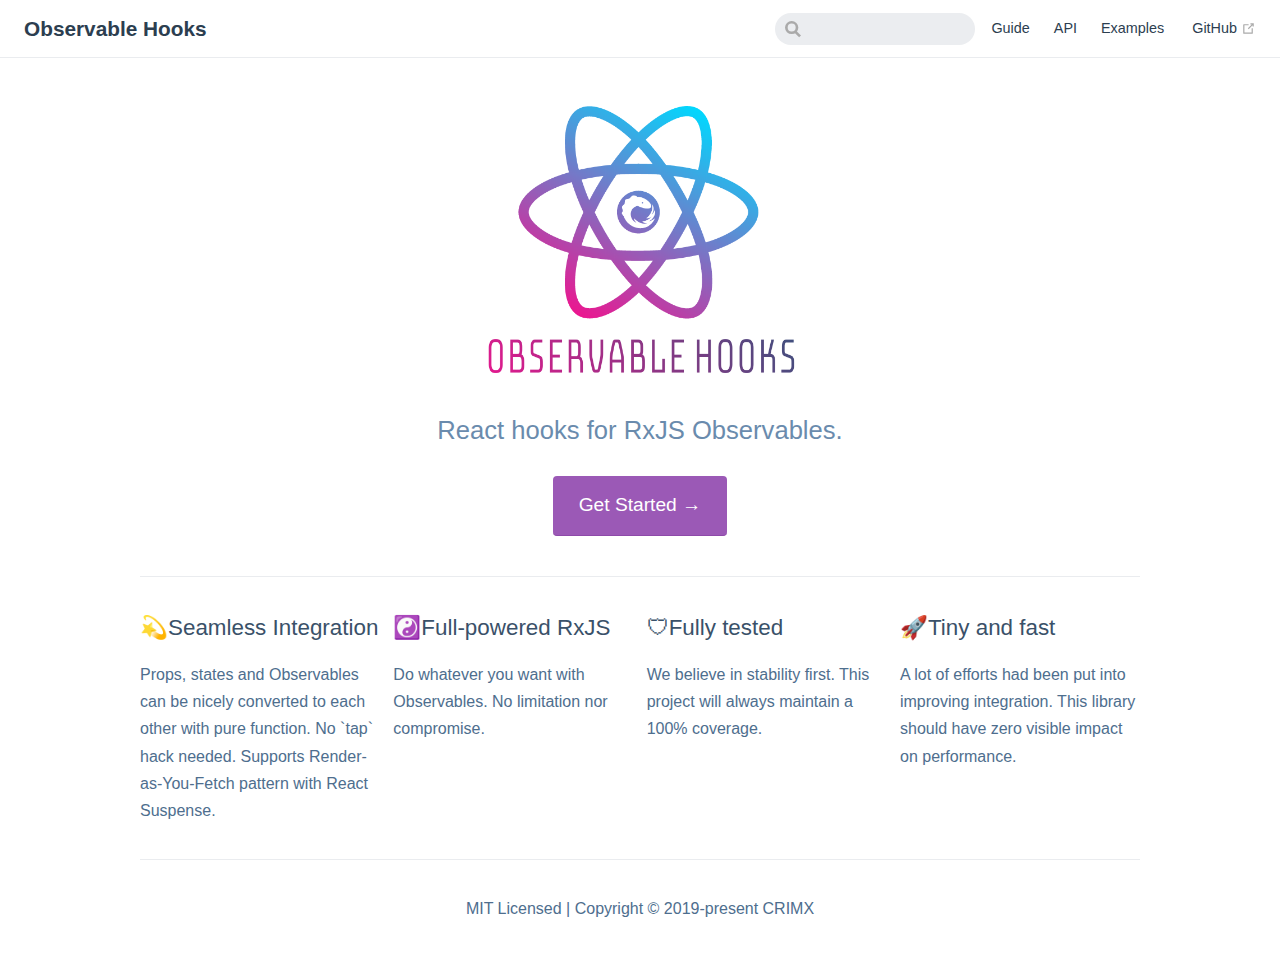
<file: index.html>
<!DOCTYPE html>
<html lang="en-US">
  <head>
    <meta charset="utf-8">
    <meta name="viewport" content="width=device-width,initial-scale=1">
    <title>Observable Hooks</title>
    <meta name="description" content="React hooks for RxJS Observables. Simple, flexible, testable and performant.">
    <meta name="generator" content="VuePress 1.3.1">
    <link rel="apple-touch-icon" sizes="57x57" href="/icons/apple-icon-57x57.png">
  <link rel="apple-touch-icon" sizes="60x60" href="/icons/apple-icon-60x60.png">
  <link rel="apple-touch-icon" sizes="72x72" href="/icons/apple-icon-72x72.png">
  <link rel="apple-touch-icon" sizes="76x76" href="/icons/apple-icon-76x76.png">
  <link rel="apple-touch-icon" sizes="114x114" href="/icons/apple-icon-114x114.png">
  <link rel="apple-touch-icon" sizes="120x120" href="/icons/apple-icon-120x120.png">
  <link rel="apple-touch-icon" sizes="144x144" href="/icons/apple-icon-144x144.png">
  <link rel="apple-touch-icon" sizes="152x152" href="/icons/apple-icon-152x152.png">
  <link rel="apple-touch-icon" sizes="180x180" href="/icons/apple-icon-180x180.png">
  <link rel="icon" type="image/png" sizes="192x192" href="/icons/android-icon-192x192.png">
  <link rel="icon" type="image/png" sizes="32x32" href="/icons/favicon-32x32.png">
  <link rel="icon" type="image/png" sizes="96x96" href="/icons/favicon-96x96.png">
  <link rel="icon" type="image/png" sizes="16x16" href="/icons/favicon-16x16.png">
  <link rel="manifest" href="/manifest.json">
  <meta name="msapplication-TileColor" content="#ffffff">
  <meta name="msapplication-TileImage" content="/icons/ms-icon-144x144.png">
  <meta name="theme-color" content="#9B59B6">
    
    <link rel="preload" href="/assets/css/0.styles.50069be7.css" as="style"><link rel="preload" href="/assets/js/app.2600191b.js" as="script"><link rel="preload" href="/assets/js/3.c8cfc7ab.js" as="script"><link rel="preload" href="/assets/js/8.528a034e.js" as="script"><link rel="preload" href="/assets/js/4.ab8b6a84.js" as="script"><link rel="prefetch" href="/assets/js/10.d87a3d15.js"><link rel="prefetch" href="/assets/js/11.167dcea9.js"><link rel="prefetch" href="/assets/js/12.8708eaac.js"><link rel="prefetch" href="/assets/js/13.d8c8df4a.js"><link rel="prefetch" href="/assets/js/14.5918bfa9.js"><link rel="prefetch" href="/assets/js/15.bb8bfb1b.js"><link rel="prefetch" href="/assets/js/16.fb0217e8.js"><link rel="prefetch" href="/assets/js/17.9618772c.js"><link rel="prefetch" href="/assets/js/18.14f0072c.js"><link rel="prefetch" href="/assets/js/19.7ef56f63.js"><link rel="prefetch" href="/assets/js/5.52e4f033.js"><link rel="prefetch" href="/assets/js/6.043bf519.js"><link rel="prefetch" href="/assets/js/7.b2575579.js"><link rel="prefetch" href="/assets/js/9.1976d09d.js"><link rel="prefetch" href="/assets/js/vendors~docsearch.bffca74e.js">
    <link rel="stylesheet" href="/assets/css/0.styles.50069be7.css">
  </head>
  <body>
    <div id="app" data-server-rendered="true"><div class="theme-container no-sidebar"><header class="navbar"><div class="sidebar-button"><svg xmlns="http://www.w3.org/2000/svg" aria-hidden="true" role="img" viewBox="0 0 448 512" class="icon"><path fill="currentColor" d="M436 124H12c-6.627 0-12-5.373-12-12V80c0-6.627 5.373-12 12-12h424c6.627 0 12 5.373 12 12v32c0 6.627-5.373 12-12 12zm0 160H12c-6.627 0-12-5.373-12-12v-32c0-6.627 5.373-12 12-12h424c6.627 0 12 5.373 12 12v32c0 6.627-5.373 12-12 12zm0 160H12c-6.627 0-12-5.373-12-12v-32c0-6.627 5.373-12 12-12h424c6.627 0 12 5.373 12 12v32c0 6.627-5.373 12-12 12z"></path></svg></div> <a href="/" class="home-link router-link-exact-active router-link-active"><!----> <span class="site-name">Observable Hooks</span></a> <div class="links"><form id="search-form" role="search" class="algolia-search-wrapper search-box"><input id="algolia-search-input" class="search-query"></form> <nav class="nav-links can-hide"><div class="nav-item"><a href="/guide/" class="nav-link">
  Guide
</a></div><div class="nav-item"><a href="/api/" class="nav-link">
  API
</a></div><div class="nav-item"><a href="/examples/" class="nav-link">
  Examples
</a></div> <a href="https://github.com/crimx/observable-hooks" target="_blank" rel="noopener noreferrer" class="repo-link">
    GitHub
    <svg xmlns="http://www.w3.org/2000/svg" aria-hidden="true" x="0px" y="0px" viewBox="0 0 100 100" width="15" height="15" class="icon outbound"><path fill="currentColor" d="M18.8,85.1h56l0,0c2.2,0,4-1.8,4-4v-32h-8v28h-48v-48h28v-8h-32l0,0c-2.2,0-4,1.8-4,4v56C14.8,83.3,16.6,85.1,18.8,85.1z"></path> <polygon fill="currentColor" points="45.7,48.7 51.3,54.3 77.2,28.5 77.2,37.2 85.2,37.2 85.2,14.9 62.8,14.9 62.8,22.9 71.5,22.9"></polygon></svg></a></nav></div></header> <div class="sidebar-mask"></div> <aside class="sidebar"><nav class="nav-links"><div class="nav-item"><a href="/guide/" class="nav-link">
  Guide
</a></div><div class="nav-item"><a href="/api/" class="nav-link">
  API
</a></div><div class="nav-item"><a href="/examples/" class="nav-link">
  Examples
</a></div> <a href="https://github.com/crimx/observable-hooks" target="_blank" rel="noopener noreferrer" class="repo-link">
    GitHub
    <svg xmlns="http://www.w3.org/2000/svg" aria-hidden="true" x="0px" y="0px" viewBox="0 0 100 100" width="15" height="15" class="icon outbound"><path fill="currentColor" d="M18.8,85.1h56l0,0c2.2,0,4-1.8,4-4v-32h-8v28h-48v-48h28v-8h-32l0,0c-2.2,0-4,1.8-4,4v56C14.8,83.3,16.6,85.1,18.8,85.1z"></path> <polygon fill="currentColor" points="45.7,48.7 51.3,54.3 77.2,28.5 77.2,37.2 85.2,37.2 85.2,14.9 62.8,14.9 62.8,22.9 71.5,22.9"></polygon></svg></a></nav>  <!----> </aside> <main aria-labelledby="main-title" class="home"><header class="hero"><img src="/logo.png" alt="hero"> <!----> <p class="description">
      React hooks for RxJS Observables.
    </p> <p class="action"><a href="/guide/" class="nav-link action-button">
  Get Started →
</a></p></header> <div class="features"><div class="feature"><h2>💫Seamless Integration</h2> <p>Props, states and Observables can be nicely converted to each other with pure function. No `tap` hack needed. Supports Render-as-You-Fetch pattern with React Suspense.</p></div><div class="feature"><h2>☯️Full-powered RxJS</h2> <p>Do whatever you want with Observables. No limitation nor compromise.</p></div><div class="feature"><h2>🛡Fully tested</h2> <p>We believe in stability first. This project will always maintain a 100% coverage.</p></div><div class="feature"><h2>🚀Tiny and fast</h2> <p>A lot of efforts had been put into improving integration. This library should have zero visible impact on performance.</p></div></div> <div class="theme-default-content custom content__default"></div> <div class="footer">
    MIT Licensed | Copyright © 2019-present CRIMX
  </div></main></div><div class="global-ui"><!----></div></div>
    <script src="/assets/js/app.2600191b.js" defer></script><script src="/assets/js/3.c8cfc7ab.js" defer></script><script src="/assets/js/8.528a034e.js" defer></script><script src="/assets/js/4.ab8b6a84.js" defer></script>
  </body>
</html>
</file>
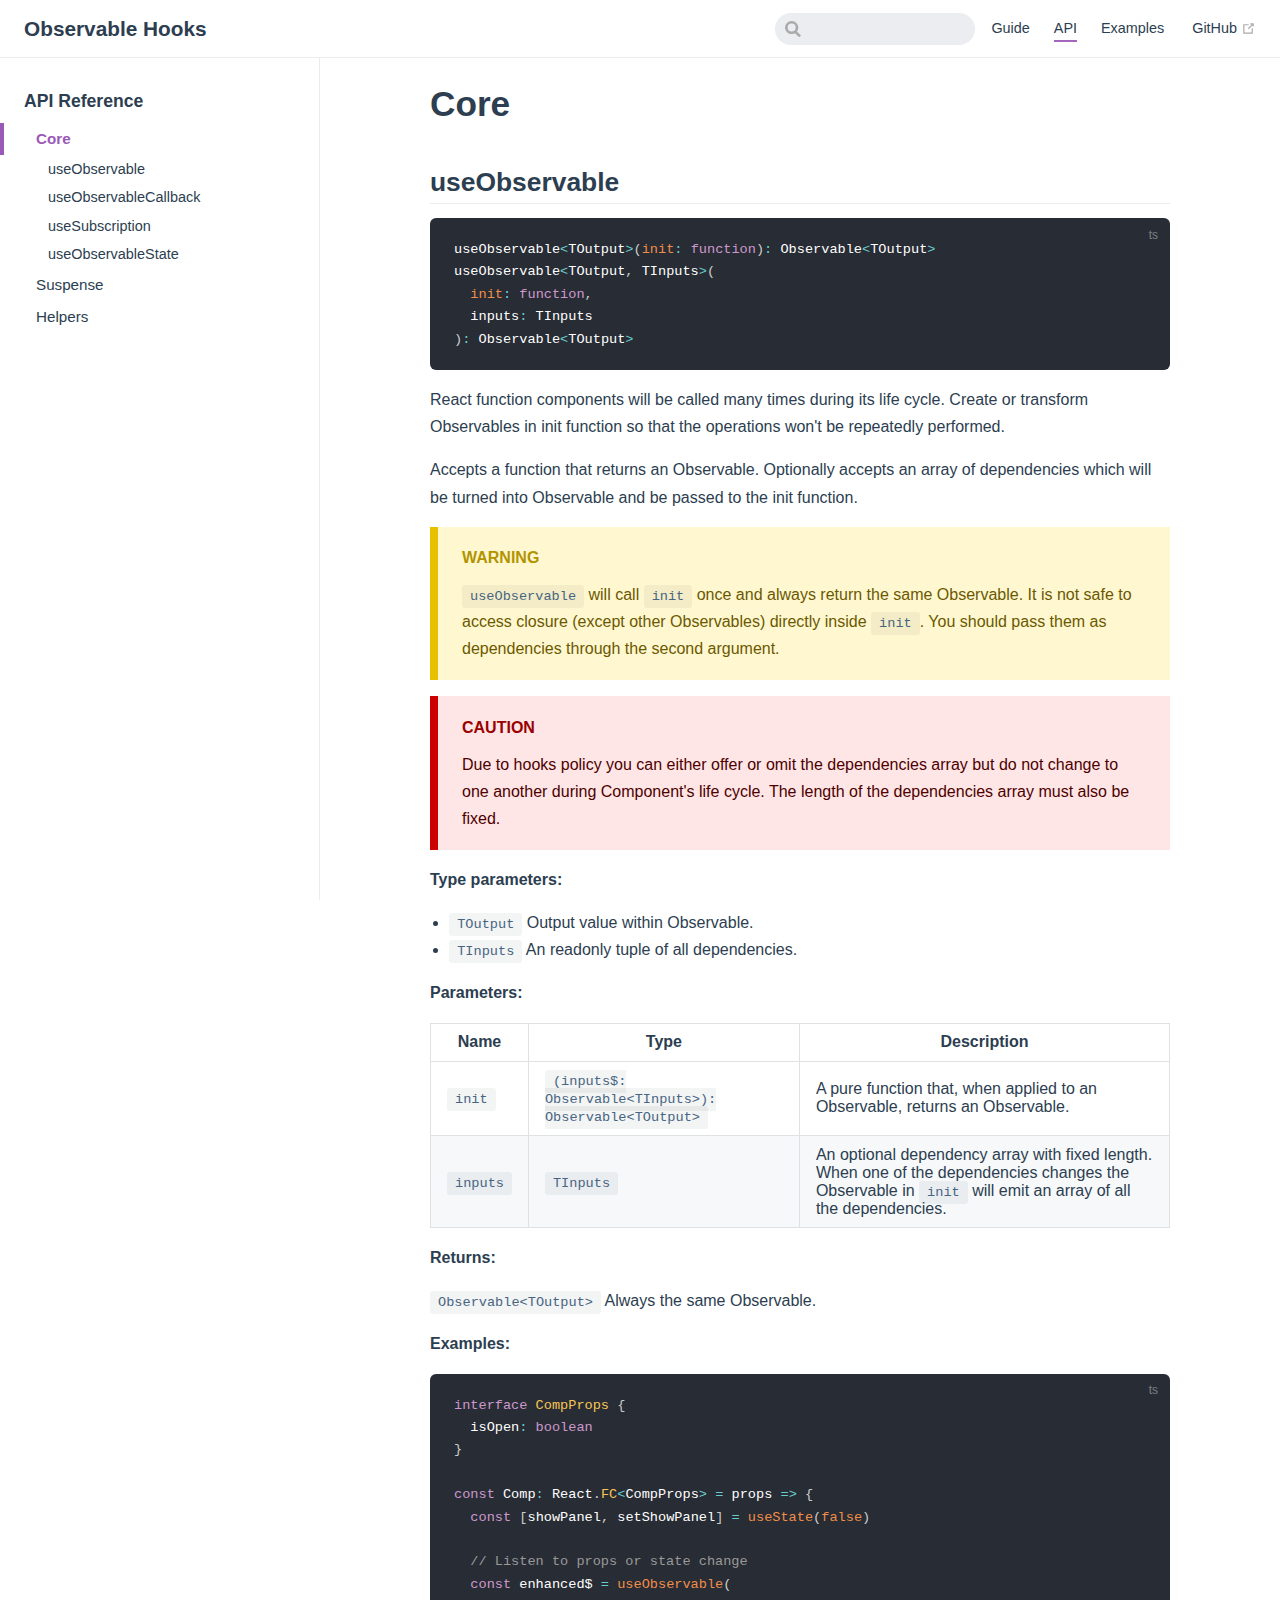
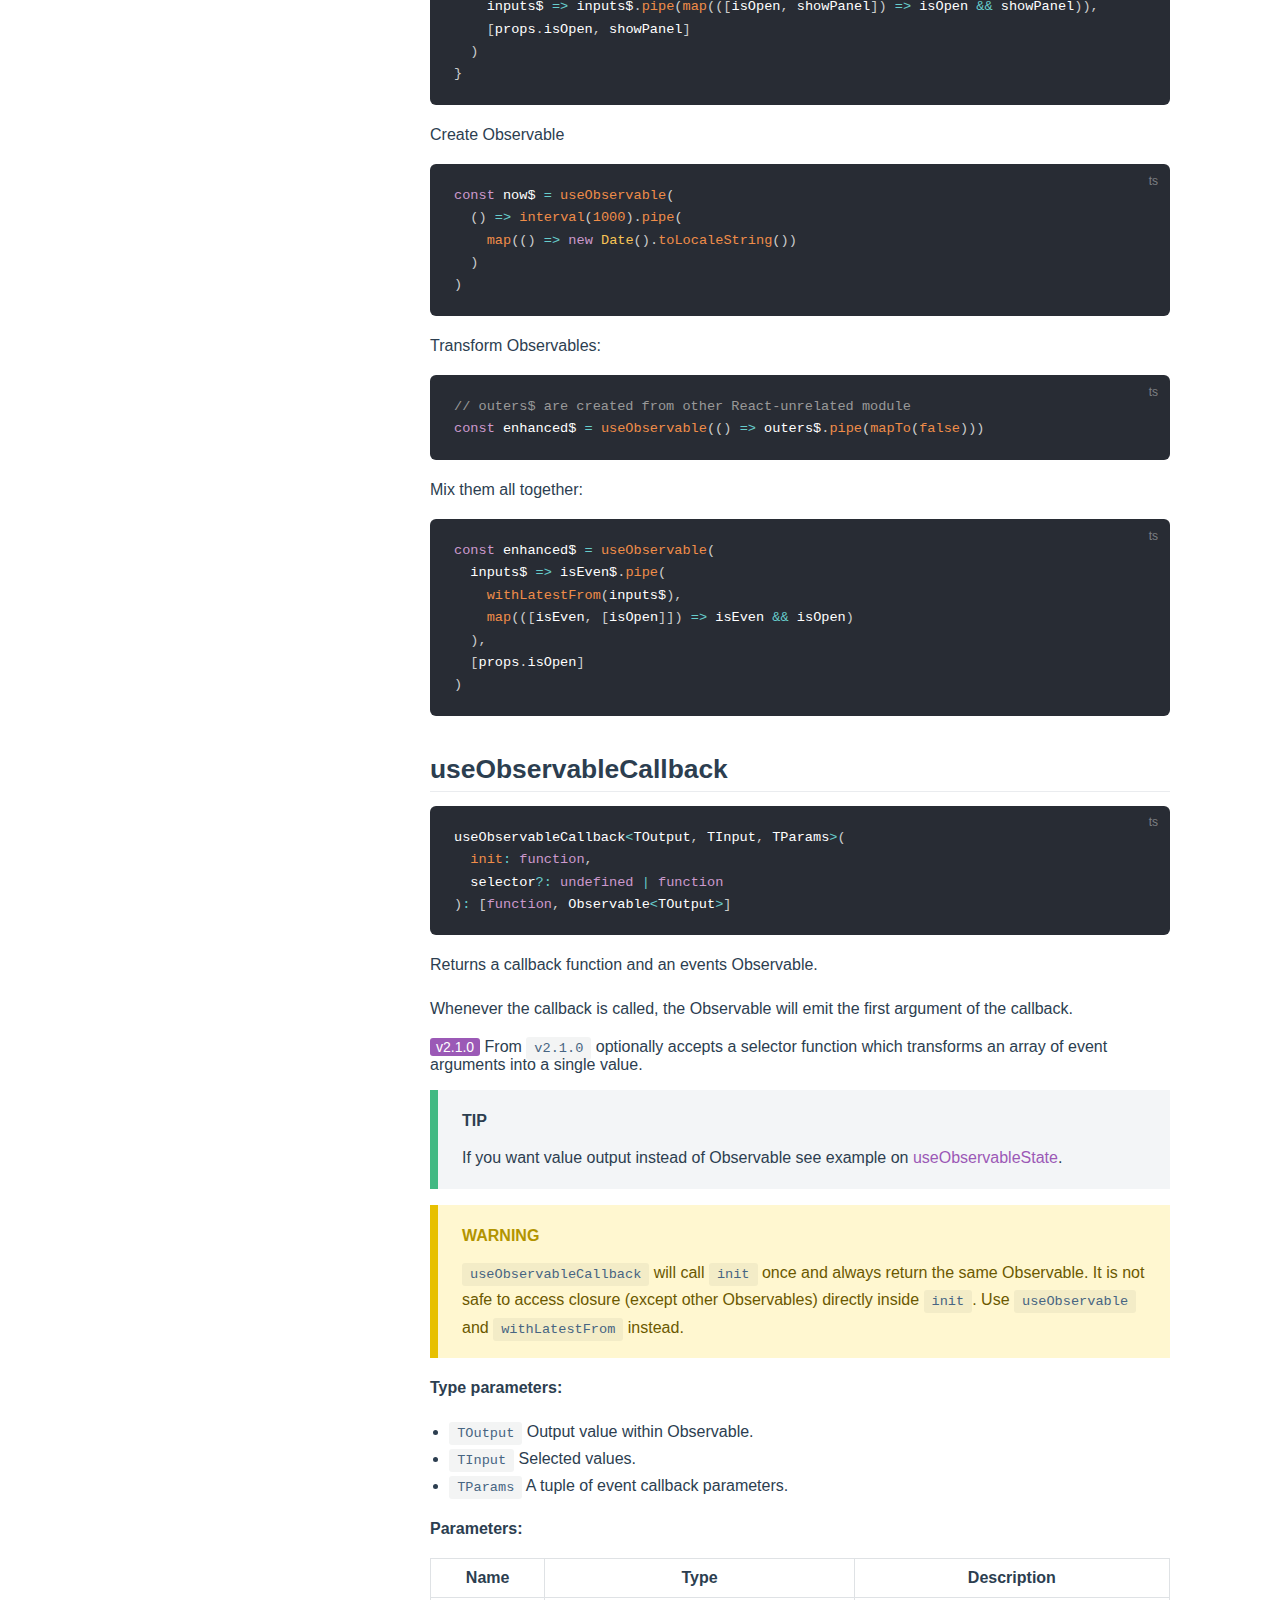
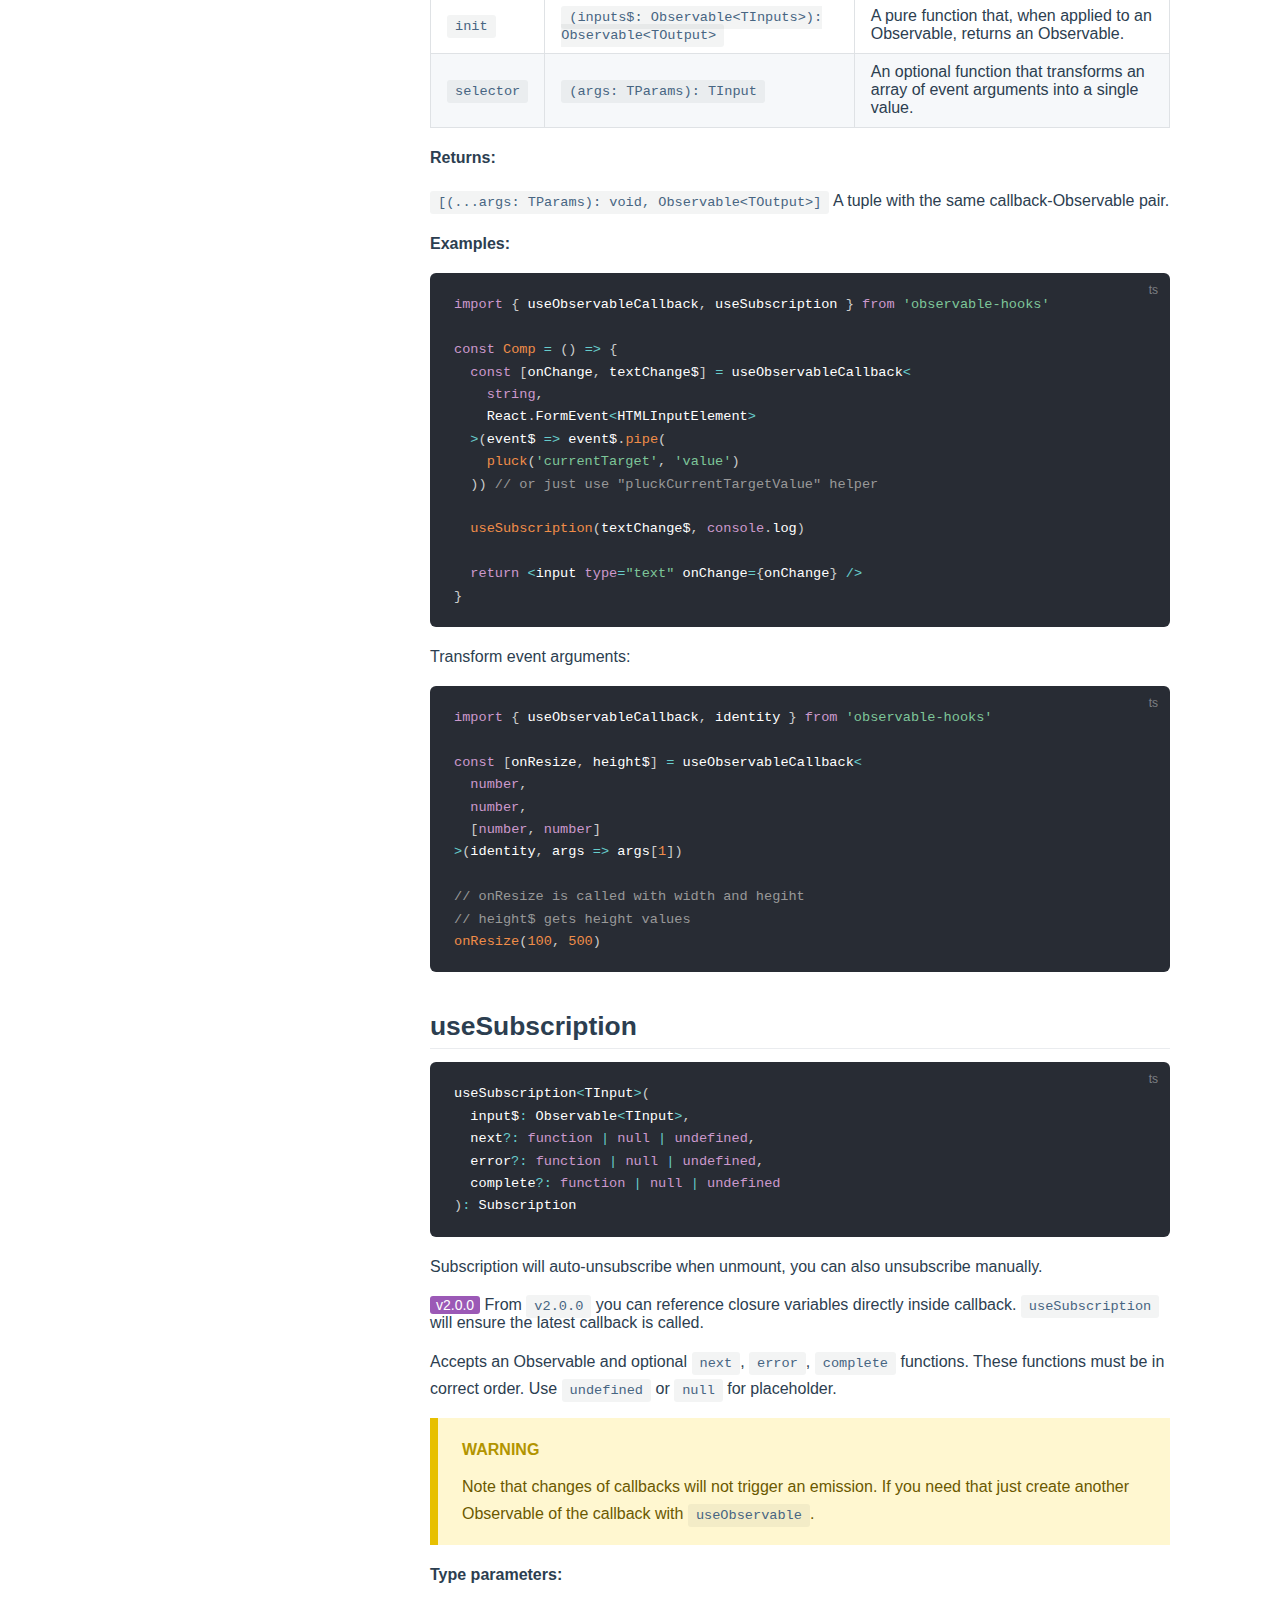
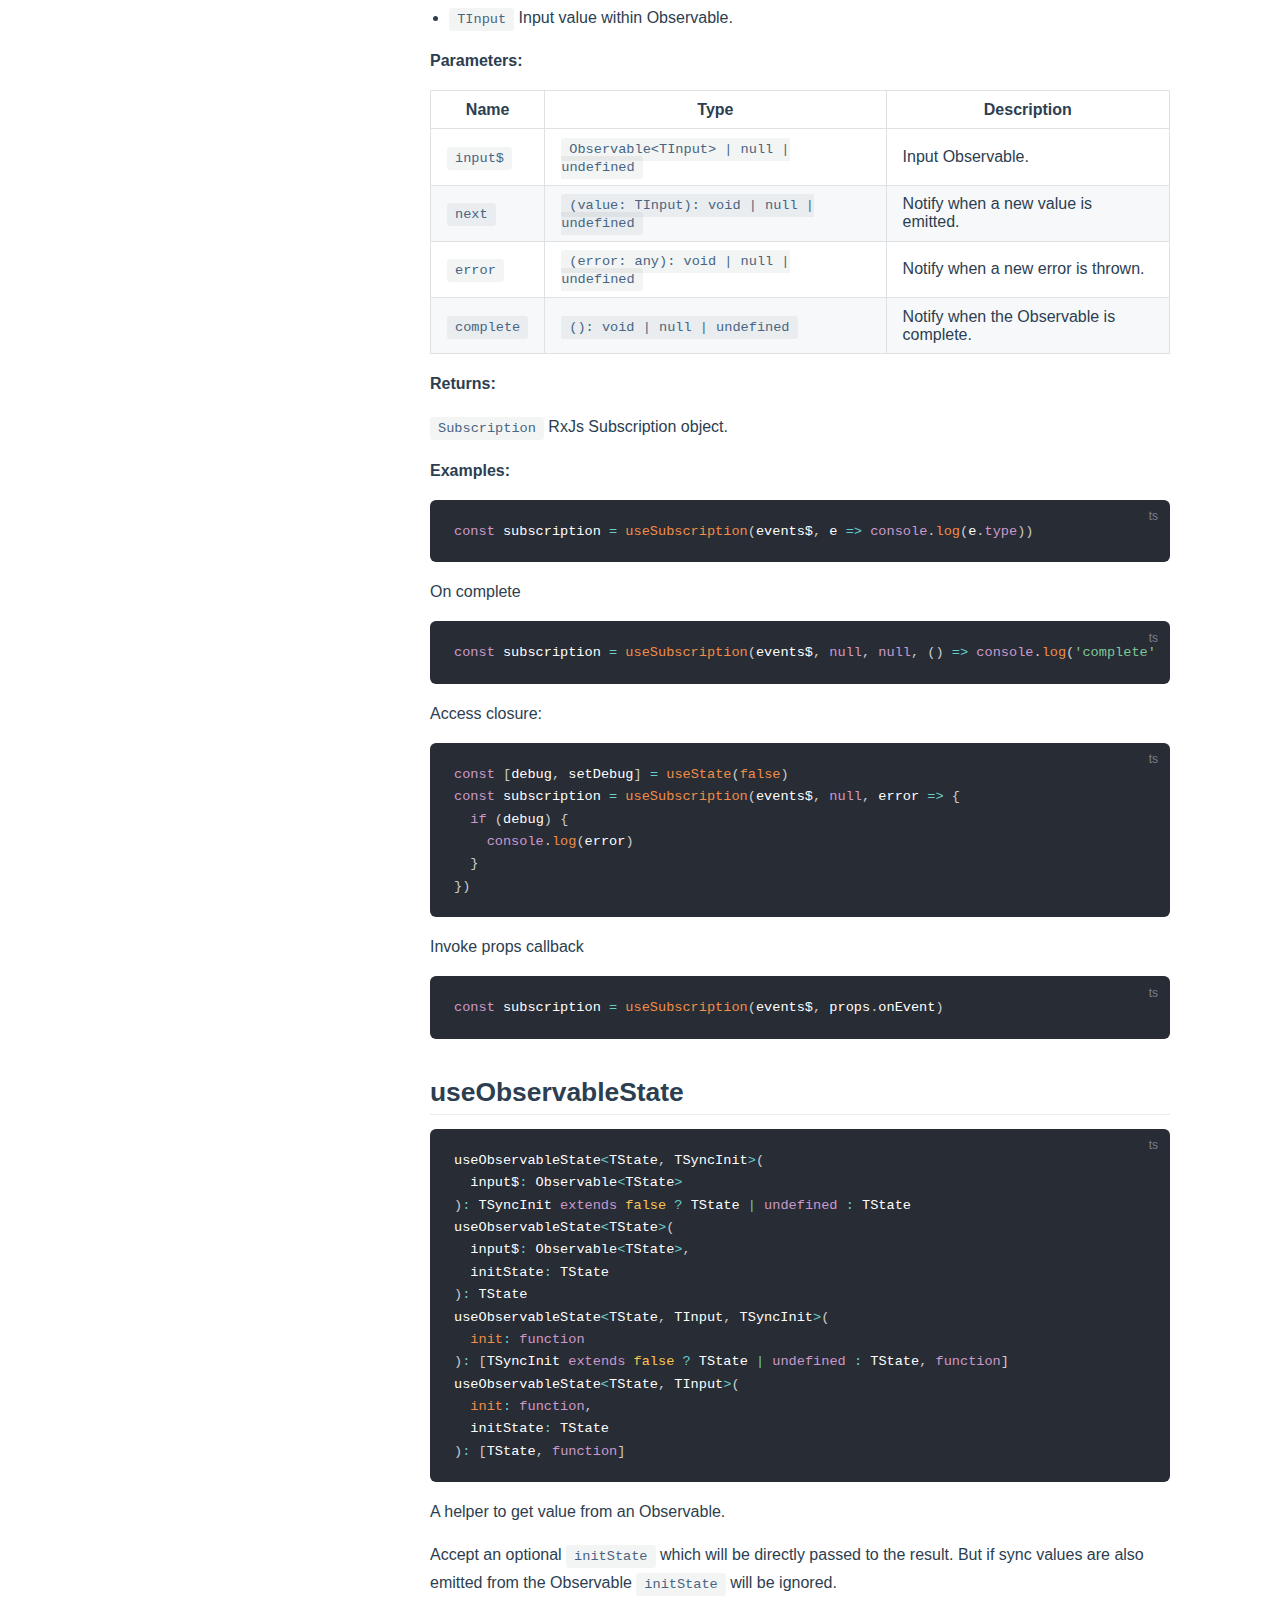
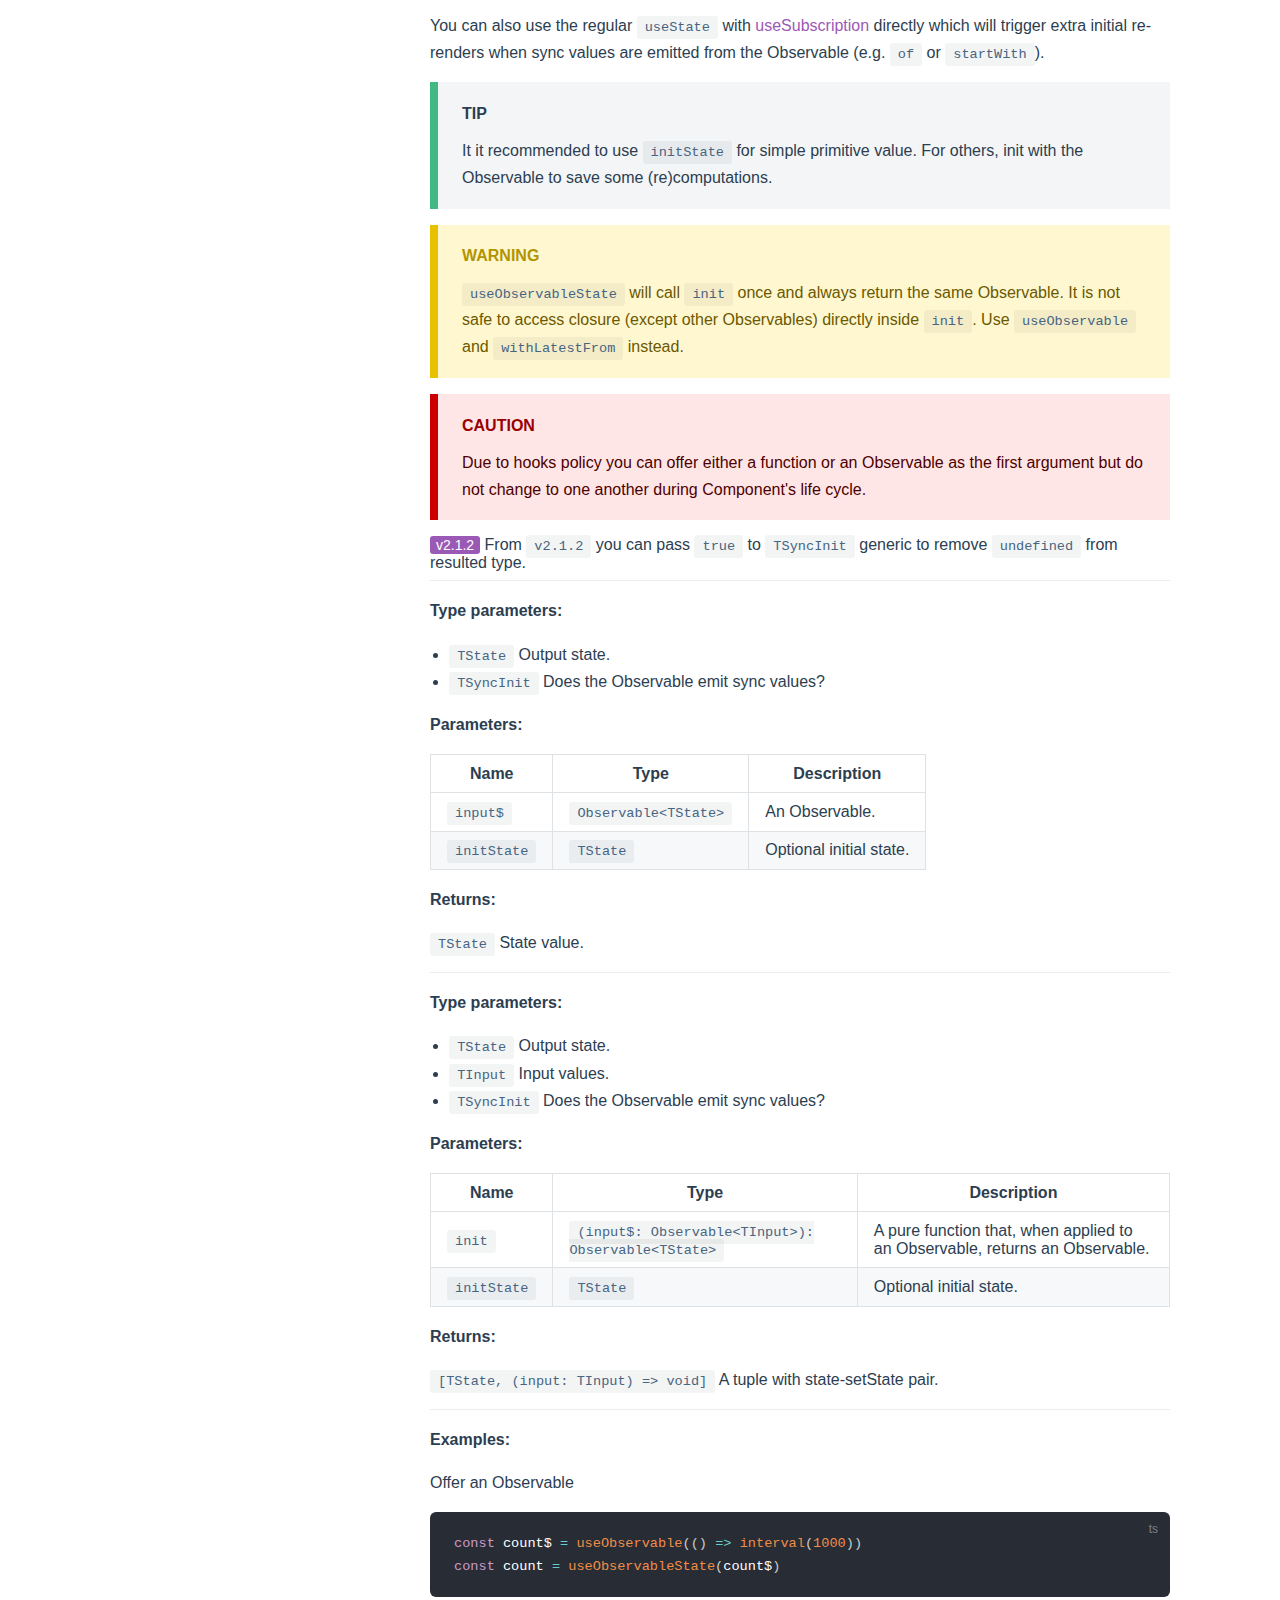
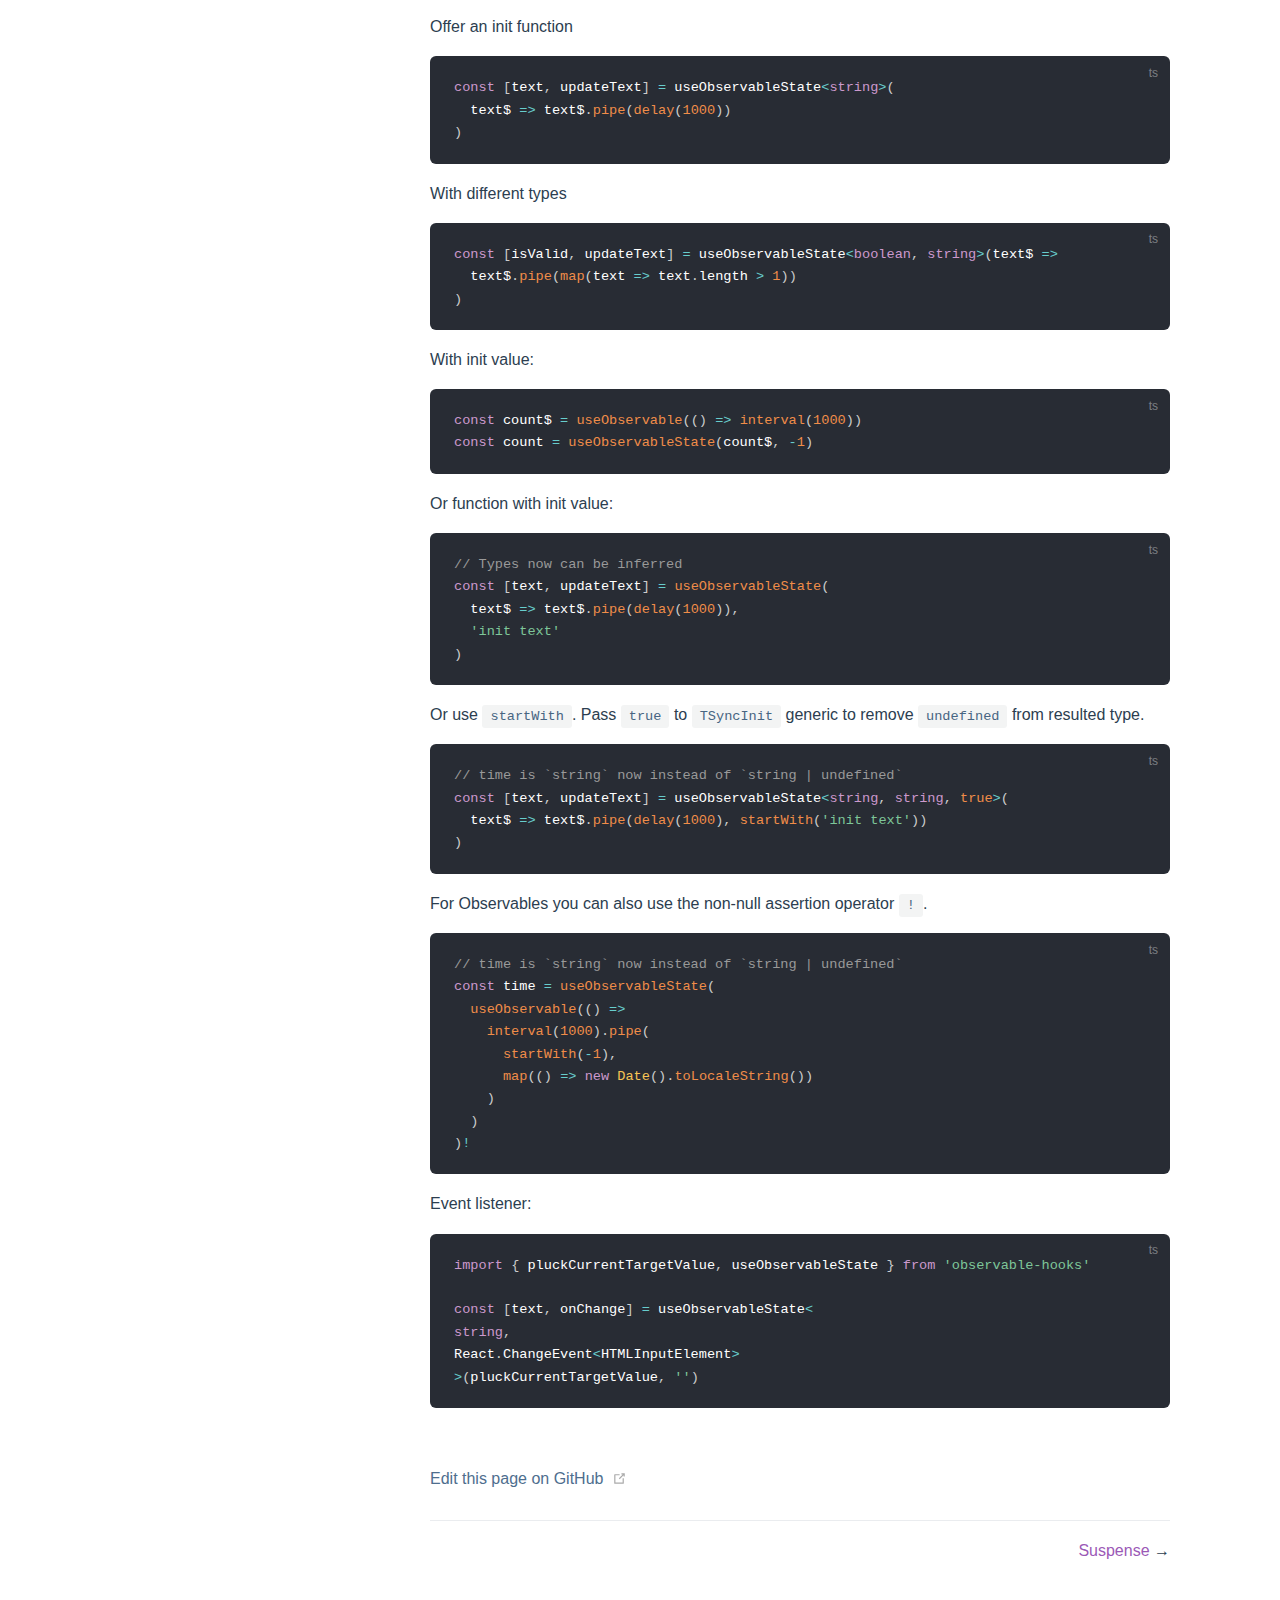
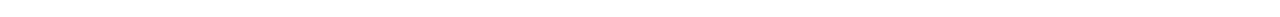
<file: api/index.html>
<!DOCTYPE html>
<html lang="en-US">
  <head>
    <meta charset="utf-8">
    <meta name="viewport" content="width=device-width,initial-scale=1">
    <title>Core | Observable Hooks</title>
    <meta name="description" content="React hooks for RxJS Observables. Simple, flexible, testable and performant.">
    <meta name="generator" content="VuePress 1.3.1">
    <link rel="apple-touch-icon" sizes="57x57" href="/icons/apple-icon-57x57.png">
  <link rel="apple-touch-icon" sizes="60x60" href="/icons/apple-icon-60x60.png">
  <link rel="apple-touch-icon" sizes="72x72" href="/icons/apple-icon-72x72.png">
  <link rel="apple-touch-icon" sizes="76x76" href="/icons/apple-icon-76x76.png">
  <link rel="apple-touch-icon" sizes="114x114" href="/icons/apple-icon-114x114.png">
  <link rel="apple-touch-icon" sizes="120x120" href="/icons/apple-icon-120x120.png">
  <link rel="apple-touch-icon" sizes="144x144" href="/icons/apple-icon-144x144.png">
  <link rel="apple-touch-icon" sizes="152x152" href="/icons/apple-icon-152x152.png">
  <link rel="apple-touch-icon" sizes="180x180" href="/icons/apple-icon-180x180.png">
  <link rel="icon" type="image/png" sizes="192x192" href="/icons/android-icon-192x192.png">
  <link rel="icon" type="image/png" sizes="32x32" href="/icons/favicon-32x32.png">
  <link rel="icon" type="image/png" sizes="96x96" href="/icons/favicon-96x96.png">
  <link rel="icon" type="image/png" sizes="16x16" href="/icons/favicon-16x16.png">
  <link rel="manifest" href="/manifest.json">
  <meta name="msapplication-TileColor" content="#ffffff">
  <meta name="msapplication-TileImage" content="/icons/ms-icon-144x144.png">
  <meta name="theme-color" content="#9B59B6">
    
    <link rel="preload" href="/assets/css/0.styles.50069be7.css" as="style"><link rel="preload" href="/assets/js/app.2600191b.js" as="script"><link rel="preload" href="/assets/js/3.c8cfc7ab.js" as="script"><link rel="preload" href="/assets/js/9.1976d09d.js" as="script"><link rel="preload" href="/assets/js/5.52e4f033.js" as="script"><link rel="preload" href="/assets/js/4.ab8b6a84.js" as="script"><link rel="prefetch" href="/assets/js/10.d87a3d15.js"><link rel="prefetch" href="/assets/js/11.167dcea9.js"><link rel="prefetch" href="/assets/js/12.8708eaac.js"><link rel="prefetch" href="/assets/js/13.d8c8df4a.js"><link rel="prefetch" href="/assets/js/14.5918bfa9.js"><link rel="prefetch" href="/assets/js/15.bb8bfb1b.js"><link rel="prefetch" href="/assets/js/16.fb0217e8.js"><link rel="prefetch" href="/assets/js/17.9618772c.js"><link rel="prefetch" href="/assets/js/18.14f0072c.js"><link rel="prefetch" href="/assets/js/19.7ef56f63.js"><link rel="prefetch" href="/assets/js/6.043bf519.js"><link rel="prefetch" href="/assets/js/7.b2575579.js"><link rel="prefetch" href="/assets/js/8.528a034e.js"><link rel="prefetch" href="/assets/js/vendors~docsearch.bffca74e.js">
    <link rel="stylesheet" href="/assets/css/0.styles.50069be7.css">
  </head>
  <body>
    <div id="app" data-server-rendered="true"><div class="theme-container"><header class="navbar"><div class="sidebar-button"><svg xmlns="http://www.w3.org/2000/svg" aria-hidden="true" role="img" viewBox="0 0 448 512" class="icon"><path fill="currentColor" d="M436 124H12c-6.627 0-12-5.373-12-12V80c0-6.627 5.373-12 12-12h424c6.627 0 12 5.373 12 12v32c0 6.627-5.373 12-12 12zm0 160H12c-6.627 0-12-5.373-12-12v-32c0-6.627 5.373-12 12-12h424c6.627 0 12 5.373 12 12v32c0 6.627-5.373 12-12 12zm0 160H12c-6.627 0-12-5.373-12-12v-32c0-6.627 5.373-12 12-12h424c6.627 0 12 5.373 12 12v32c0 6.627-5.373 12-12 12z"></path></svg></div> <a href="/" class="home-link router-link-active"><!----> <span class="site-name">Observable Hooks</span></a> <div class="links"><form id="search-form" role="search" class="algolia-search-wrapper search-box"><input id="algolia-search-input" class="search-query"></form> <nav class="nav-links can-hide"><div class="nav-item"><a href="/guide/" class="nav-link">
  Guide
</a></div><div class="nav-item"><a href="/api/" class="nav-link router-link-exact-active router-link-active">
  API
</a></div><div class="nav-item"><a href="/examples/" class="nav-link">
  Examples
</a></div> <a href="https://github.com/crimx/observable-hooks" target="_blank" rel="noopener noreferrer" class="repo-link">
    GitHub
    <svg xmlns="http://www.w3.org/2000/svg" aria-hidden="true" x="0px" y="0px" viewBox="0 0 100 100" width="15" height="15" class="icon outbound"><path fill="currentColor" d="M18.8,85.1h56l0,0c2.2,0,4-1.8,4-4v-32h-8v28h-48v-48h28v-8h-32l0,0c-2.2,0-4,1.8-4,4v56C14.8,83.3,16.6,85.1,18.8,85.1z"></path> <polygon fill="currentColor" points="45.7,48.7 51.3,54.3 77.2,28.5 77.2,37.2 85.2,37.2 85.2,14.9 62.8,14.9 62.8,22.9 71.5,22.9"></polygon></svg></a></nav></div></header> <div class="sidebar-mask"></div> <aside class="sidebar"><nav class="nav-links"><div class="nav-item"><a href="/guide/" class="nav-link">
  Guide
</a></div><div class="nav-item"><a href="/api/" class="nav-link router-link-exact-active router-link-active">
  API
</a></div><div class="nav-item"><a href="/examples/" class="nav-link">
  Examples
</a></div> <a href="https://github.com/crimx/observable-hooks" target="_blank" rel="noopener noreferrer" class="repo-link">
    GitHub
    <svg xmlns="http://www.w3.org/2000/svg" aria-hidden="true" x="0px" y="0px" viewBox="0 0 100 100" width="15" height="15" class="icon outbound"><path fill="currentColor" d="M18.8,85.1h56l0,0c2.2,0,4-1.8,4-4v-32h-8v28h-48v-48h28v-8h-32l0,0c-2.2,0-4,1.8-4,4v56C14.8,83.3,16.6,85.1,18.8,85.1z"></path> <polygon fill="currentColor" points="45.7,48.7 51.3,54.3 77.2,28.5 77.2,37.2 85.2,37.2 85.2,14.9 62.8,14.9 62.8,22.9 71.5,22.9"></polygon></svg></a></nav>  <ul class="sidebar-links"><li><section class="sidebar-group depth-0"><p class="sidebar-heading open"><span>API Reference</span> <!----></p> <ul class="sidebar-links sidebar-group-items"><li><a href="/api/" class="active sidebar-link">Core</a><ul class="sidebar-sub-headers"><li class="sidebar-sub-header"><a href="/api/#useobservable" class="sidebar-link">useObservable</a></li><li class="sidebar-sub-header"><a href="/api/#useobservablecallback" class="sidebar-link">useObservableCallback</a></li><li class="sidebar-sub-header"><a href="/api/#usesubscription" class="sidebar-link">useSubscription</a></li><li class="sidebar-sub-header"><a href="/api/#useobservablestate" class="sidebar-link">useObservableState</a></li></ul></li><li><a href="/api/suspense.html" class="sidebar-link">Suspense</a></li><li><a href="/api/helpers.html" class="sidebar-link">Helpers</a></li></ul></section></li></ul> </aside> <main class="page"> <div class="theme-default-content content__default"><h1 id="core"><a href="#core" class="header-anchor">#</a> Core</h1> <h2 id="useobservable"><a href="#useobservable" class="header-anchor">#</a> useObservable</h2> <div class="language-typescript extra-class"><pre class="language-typescript"><code>useObservable<span class="token operator">&lt;</span>TOutput<span class="token operator">&gt;</span><span class="token punctuation">(</span><span class="token function-variable function">init</span><span class="token operator">:</span> <span class="token keyword">function</span><span class="token punctuation">)</span><span class="token operator">:</span> Observable<span class="token operator">&lt;</span>TOutput<span class="token operator">&gt;</span>
useObservable<span class="token operator">&lt;</span>TOutput<span class="token punctuation">,</span> TInputs<span class="token operator">&gt;</span><span class="token punctuation">(</span>
  <span class="token function-variable function">init</span><span class="token operator">:</span> <span class="token keyword">function</span><span class="token punctuation">,</span>
  inputs<span class="token operator">:</span> TInputs
<span class="token punctuation">)</span><span class="token operator">:</span> Observable<span class="token operator">&lt;</span>TOutput<span class="token operator">&gt;</span>
</code></pre></div><p>React function components will be called many times during its life cycle. Create or transform Observables in init function so that the operations won't be repeatedly performed.</p> <p>Accepts a function that returns an Observable. Optionally accepts an array of dependencies which will be turned into Observable and be passed to the init function.</p> <div class="custom-block warning"><p class="custom-block-title">WARNING</p> <p><code>useObservable</code> will call <code>init</code> once and always return the same Observable. It is not safe to access closure (except other Observables) directly inside <code>init</code>. You should pass them as dependencies through the second argument.</p></div> <div class="custom-block danger"><p class="custom-block-title">CAUTION</p> <p>Due to hooks policy you can either offer or omit the dependencies array but do not change to one another during Component's life cycle. The length of the dependencies array must also be fixed.</p></div> <p><strong>Type parameters:</strong></p> <ul><li><code>TOutput</code> Output value within Observable.</li> <li><code>TInputs</code> An readonly tuple of all dependencies.</li></ul> <p><strong>Parameters:</strong></p> <table><thead><tr><th>Name</th> <th>Type</th> <th>Description</th></tr></thead> <tbody><tr><td><code>init</code></td> <td><code>(inputs$: Observable&lt;TInputs&gt;): Observable&lt;TOutput&gt;</code></td> <td>A pure function that, when applied to an Observable, returns an Observable.</td></tr> <tr><td><code>inputs</code></td> <td><code>TInputs</code></td> <td>An optional dependency array with fixed length. When one of the dependencies changes the Observable in <code>init</code> will emit an array of all the dependencies.</td></tr></tbody></table> <p><strong>Returns:</strong></p> <p><code>Observable&lt;TOutput&gt;</code> Always the same Observable.</p> <p><strong>Examples:</strong></p> <div class="language-typescript extra-class"><pre class="language-typescript"><code><span class="token keyword">interface</span> <span class="token class-name">CompProps</span> <span class="token punctuation">{</span>
  isOpen<span class="token operator">:</span> <span class="token builtin">boolean</span>
<span class="token punctuation">}</span>

<span class="token keyword">const</span> Comp<span class="token operator">:</span> React<span class="token punctuation">.</span><span class="token constant">FC</span><span class="token operator">&lt;</span>CompProps<span class="token operator">&gt;</span> <span class="token operator">=</span> <span class="token parameter">props</span> <span class="token operator">=&gt;</span> <span class="token punctuation">{</span>
  <span class="token keyword">const</span> <span class="token punctuation">[</span>showPanel<span class="token punctuation">,</span> setShowPanel<span class="token punctuation">]</span> <span class="token operator">=</span> <span class="token function">useState</span><span class="token punctuation">(</span><span class="token boolean">false</span><span class="token punctuation">)</span>

  <span class="token comment">// Listen to props or state change</span>
  <span class="token keyword">const</span> enhanced$ <span class="token operator">=</span> <span class="token function">useObservable</span><span class="token punctuation">(</span>
    <span class="token parameter">inputs$</span> <span class="token operator">=&gt;</span> inputs$<span class="token punctuation">.</span><span class="token function">pipe</span><span class="token punctuation">(</span><span class="token function">map</span><span class="token punctuation">(</span><span class="token punctuation">(</span><span class="token parameter"><span class="token punctuation">[</span>isOpen<span class="token punctuation">,</span> showPanel<span class="token punctuation">]</span></span><span class="token punctuation">)</span> <span class="token operator">=&gt;</span> isOpen <span class="token operator">&amp;&amp;</span> showPanel<span class="token punctuation">)</span><span class="token punctuation">)</span><span class="token punctuation">,</span>
    <span class="token punctuation">[</span>props<span class="token punctuation">.</span>isOpen<span class="token punctuation">,</span> showPanel<span class="token punctuation">]</span>
  <span class="token punctuation">)</span>
<span class="token punctuation">}</span>
</code></pre></div><p>Create Observable</p> <div class="language-typescript extra-class"><pre class="language-typescript"><code><span class="token keyword">const</span> now$ <span class="token operator">=</span> <span class="token function">useObservable</span><span class="token punctuation">(</span>
  <span class="token punctuation">(</span><span class="token punctuation">)</span> <span class="token operator">=&gt;</span> <span class="token function">interval</span><span class="token punctuation">(</span><span class="token number">1000</span><span class="token punctuation">)</span><span class="token punctuation">.</span><span class="token function">pipe</span><span class="token punctuation">(</span>
    <span class="token function">map</span><span class="token punctuation">(</span><span class="token punctuation">(</span><span class="token punctuation">)</span> <span class="token operator">=&gt;</span> <span class="token keyword">new</span> <span class="token class-name">Date</span><span class="token punctuation">(</span><span class="token punctuation">)</span><span class="token punctuation">.</span><span class="token function">toLocaleString</span><span class="token punctuation">(</span><span class="token punctuation">)</span><span class="token punctuation">)</span>
  <span class="token punctuation">)</span>
<span class="token punctuation">)</span>
</code></pre></div><p>Transform Observables:</p> <div class="language-typescript extra-class"><pre class="language-typescript"><code><span class="token comment">// outers$ are created from other React-unrelated module</span>
<span class="token keyword">const</span> enhanced$ <span class="token operator">=</span> <span class="token function">useObservable</span><span class="token punctuation">(</span><span class="token punctuation">(</span><span class="token punctuation">)</span> <span class="token operator">=&gt;</span> outers$<span class="token punctuation">.</span><span class="token function">pipe</span><span class="token punctuation">(</span><span class="token function">mapTo</span><span class="token punctuation">(</span><span class="token boolean">false</span><span class="token punctuation">)</span><span class="token punctuation">)</span><span class="token punctuation">)</span>
</code></pre></div><p>Mix them all together:</p> <div class="language-typescript extra-class"><pre class="language-typescript"><code><span class="token keyword">const</span> enhanced$ <span class="token operator">=</span> <span class="token function">useObservable</span><span class="token punctuation">(</span>
  <span class="token parameter">inputs$</span> <span class="token operator">=&gt;</span> isEven$<span class="token punctuation">.</span><span class="token function">pipe</span><span class="token punctuation">(</span>
    <span class="token function">withLatestFrom</span><span class="token punctuation">(</span>inputs$<span class="token punctuation">)</span><span class="token punctuation">,</span>
    <span class="token function">map</span><span class="token punctuation">(</span><span class="token punctuation">(</span><span class="token parameter"><span class="token punctuation">[</span>isEven<span class="token punctuation">,</span> <span class="token punctuation">[</span>isOpen<span class="token punctuation">]</span><span class="token punctuation">]</span></span><span class="token punctuation">)</span> <span class="token operator">=&gt;</span> isEven <span class="token operator">&amp;&amp;</span> isOpen<span class="token punctuation">)</span>
  <span class="token punctuation">)</span><span class="token punctuation">,</span>
  <span class="token punctuation">[</span>props<span class="token punctuation">.</span>isOpen<span class="token punctuation">]</span>
<span class="token punctuation">)</span>
</code></pre></div><h2 id="useobservablecallback"><a href="#useobservablecallback" class="header-anchor">#</a> useObservableCallback</h2> <div class="language-typescript extra-class"><pre class="language-typescript"><code>useObservableCallback<span class="token operator">&lt;</span>TOutput<span class="token punctuation">,</span> TInput<span class="token punctuation">,</span> TParams<span class="token operator">&gt;</span><span class="token punctuation">(</span>
  <span class="token function-variable function">init</span><span class="token operator">:</span> <span class="token keyword">function</span><span class="token punctuation">,</span>
  selector<span class="token operator">?</span><span class="token operator">:</span> <span class="token keyword">undefined</span> <span class="token operator">|</span> <span class="token keyword">function</span>
<span class="token punctuation">)</span><span class="token operator">:</span> <span class="token punctuation">[</span><span class="token keyword">function</span><span class="token punctuation">,</span> Observable<span class="token operator">&lt;</span>TOutput<span class="token operator">&gt;</span><span class="token punctuation">]</span>
</code></pre></div><p>Returns a callback function and an events Observable.</p> <p>Whenever the callback is called, the Observable will emit the first argument of the callback.</p> <span class="badge tip" style="vertical-align:top;" data-v-15b7b770>v2.1.0</span> From <code>v2.1.0</code> optionally accepts a selector function which transforms an array of event arguments into a single value.
<div class="custom-block tip"><p class="custom-block-title">TIP</p> <p>If you want value output instead of Observable see example on <a href="#useobservablestate">useObservableState</a>.</p></div> <div class="custom-block warning"><p class="custom-block-title">WARNING</p> <p><code>useObservableCallback</code> will call <code>init</code> once and always return
the same Observable. It is not safe to access closure (except other Observables)
directly inside <code>init</code>. Use <a href="#useobservable"><code>useObservable</code></a> and <code>withLatestFrom</code> instead.</p></div> <p><strong>Type parameters:</strong></p> <ul><li><code>TOutput</code> Output value within Observable.</li> <li><code>TInput</code> Selected values.</li> <li><code>TParams</code> A tuple of event callback parameters.</li></ul> <p><strong>Parameters:</strong></p> <table><thead><tr><th>Name</th> <th>Type</th> <th>Description</th></tr></thead> <tbody><tr><td><code>init</code></td> <td><code>(inputs$: Observable&lt;TInputs&gt;): Observable&lt;TOutput&gt;</code></td> <td>A pure function that, when applied to an Observable, returns an Observable.</td></tr> <tr><td><code>selector</code></td> <td><code>(args: TParams): TInput</code></td> <td>An optional function that transforms an array of event arguments into a single value.</td></tr></tbody></table> <p><strong>Returns:</strong></p> <p><code>[(...args: TParams): void, Observable&lt;TOutput&gt;]</code> A tuple with the same callback-Observable pair.</p> <p><strong>Examples:</strong></p> <div class="language-typescript extra-class"><pre class="language-typescript"><code><span class="token keyword">import</span> <span class="token punctuation">{</span> useObservableCallback<span class="token punctuation">,</span> useSubscription <span class="token punctuation">}</span> <span class="token keyword">from</span> <span class="token string">'observable-hooks'</span>

<span class="token keyword">const</span> <span class="token function-variable function">Comp</span> <span class="token operator">=</span> <span class="token punctuation">(</span><span class="token punctuation">)</span> <span class="token operator">=&gt;</span> <span class="token punctuation">{</span>
  <span class="token keyword">const</span> <span class="token punctuation">[</span>onChange<span class="token punctuation">,</span> textChange$<span class="token punctuation">]</span> <span class="token operator">=</span> useObservableCallback<span class="token operator">&lt;</span>
    <span class="token builtin">string</span><span class="token punctuation">,</span>
    React<span class="token punctuation">.</span>FormEvent<span class="token operator">&lt;</span>HTMLInputElement<span class="token operator">&gt;</span>
  <span class="token operator">&gt;</span><span class="token punctuation">(</span><span class="token parameter">event$</span> <span class="token operator">=&gt;</span> event$<span class="token punctuation">.</span><span class="token function">pipe</span><span class="token punctuation">(</span>
    <span class="token function">pluck</span><span class="token punctuation">(</span><span class="token string">'currentTarget'</span><span class="token punctuation">,</span> <span class="token string">'value'</span><span class="token punctuation">)</span>
  <span class="token punctuation">)</span><span class="token punctuation">)</span> <span class="token comment">// or just use &quot;pluckCurrentTargetValue&quot; helper</span>

  <span class="token function">useSubscription</span><span class="token punctuation">(</span>textChange$<span class="token punctuation">,</span> <span class="token builtin">console</span><span class="token punctuation">.</span>log<span class="token punctuation">)</span>

  <span class="token keyword">return</span> <span class="token operator">&lt;</span>input <span class="token keyword">type</span><span class="token operator">=</span><span class="token string">&quot;text&quot;</span> onChange<span class="token operator">=</span><span class="token punctuation">{</span>onChange<span class="token punctuation">}</span> <span class="token operator">/</span><span class="token operator">&gt;</span>
<span class="token punctuation">}</span>
</code></pre></div><p>Transform event arguments:</p> <div class="language-typescript extra-class"><pre class="language-typescript"><code><span class="token keyword">import</span> <span class="token punctuation">{</span> useObservableCallback<span class="token punctuation">,</span> identity <span class="token punctuation">}</span> <span class="token keyword">from</span> <span class="token string">'observable-hooks'</span>

<span class="token keyword">const</span> <span class="token punctuation">[</span>onResize<span class="token punctuation">,</span> height$<span class="token punctuation">]</span> <span class="token operator">=</span> useObservableCallback<span class="token operator">&lt;</span>
  <span class="token builtin">number</span><span class="token punctuation">,</span>
  <span class="token builtin">number</span><span class="token punctuation">,</span>
  <span class="token punctuation">[</span><span class="token builtin">number</span><span class="token punctuation">,</span> <span class="token builtin">number</span><span class="token punctuation">]</span>
<span class="token operator">&gt;</span><span class="token punctuation">(</span>identity<span class="token punctuation">,</span> <span class="token parameter">args</span> <span class="token operator">=&gt;</span> args<span class="token punctuation">[</span><span class="token number">1</span><span class="token punctuation">]</span><span class="token punctuation">)</span>

<span class="token comment">// onResize is called with width and hegiht</span>
<span class="token comment">// height$ gets height values</span>
<span class="token function">onResize</span><span class="token punctuation">(</span><span class="token number">100</span><span class="token punctuation">,</span> <span class="token number">500</span><span class="token punctuation">)</span>
</code></pre></div><h2 id="usesubscription"><a href="#usesubscription" class="header-anchor">#</a> useSubscription</h2> <div class="language-typescript extra-class"><pre class="language-typescript"><code>useSubscription<span class="token operator">&lt;</span>TInput<span class="token operator">&gt;</span><span class="token punctuation">(</span>
  input$<span class="token operator">:</span> Observable<span class="token operator">&lt;</span>TInput<span class="token operator">&gt;</span><span class="token punctuation">,</span>
  next<span class="token operator">?</span><span class="token operator">:</span> <span class="token keyword">function</span> <span class="token operator">|</span> <span class="token keyword">null</span> <span class="token operator">|</span> <span class="token keyword">undefined</span><span class="token punctuation">,</span>
  error<span class="token operator">?</span><span class="token operator">:</span> <span class="token keyword">function</span> <span class="token operator">|</span> <span class="token keyword">null</span> <span class="token operator">|</span> <span class="token keyword">undefined</span><span class="token punctuation">,</span>
  complete<span class="token operator">?</span><span class="token operator">:</span> <span class="token keyword">function</span> <span class="token operator">|</span> <span class="token keyword">null</span> <span class="token operator">|</span> <span class="token keyword">undefined</span>
<span class="token punctuation">)</span><span class="token operator">:</span> Subscription
</code></pre></div><p>Subscription will auto-unsubscribe when unmount, you can also unsubscribe manually.</p> <span class="badge tip" style="vertical-align:top;" data-v-15b7b770>v2.0.0</span> From <code>v2.0.0</code> you can reference closure variables directly inside callback. <code>useSubscription</code> will ensure the latest callback is called.
<p>Accepts an Observable and optional <code>next</code>, <code>error</code>, <code>complete</code> functions. These functions must be in correct order. Use <code>undefined</code> or <code>null</code> for placeholder.</p> <div class="custom-block warning"><p class="custom-block-title">WARNING</p> <p>Note that changes of callbacks will not trigger an emission. If you need that just create another Observable of the callback with <a href="#useobservable"><code>useObservable</code></a>.</p></div> <p><strong>Type parameters:</strong></p> <ul><li><code>TInput</code> Input value within Observable.</li></ul> <p><strong>Parameters:</strong></p> <table><thead><tr><th>Name</th> <th>Type</th> <th>Description</th></tr></thead> <tbody><tr><td><code>input$</code></td> <td><code>Observable&lt;TInput&gt; | null | undefined</code></td> <td>Input Observable.</td></tr> <tr><td><code>next</code></td> <td><code>(value: TInput): void | null | undefined</code></td> <td>Notify when a new value is emitted.</td></tr> <tr><td><code>error</code></td> <td><code>(error: any): void | null | undefined</code></td> <td>Notify when a new error is thrown.</td></tr> <tr><td><code>complete</code></td> <td><code>(): void | null | undefined</code></td> <td>Notify when the Observable is complete.</td></tr></tbody></table> <p><strong>Returns:</strong></p> <p><code>Subscription</code> RxJs Subscription object.</p> <p><strong>Examples:</strong></p> <div class="language-typescript extra-class"><pre class="language-typescript"><code><span class="token keyword">const</span> subscription <span class="token operator">=</span> <span class="token function">useSubscription</span><span class="token punctuation">(</span>events$<span class="token punctuation">,</span> <span class="token parameter">e</span> <span class="token operator">=&gt;</span> <span class="token builtin">console</span><span class="token punctuation">.</span><span class="token function">log</span><span class="token punctuation">(</span>e<span class="token punctuation">.</span><span class="token keyword">type</span><span class="token punctuation">)</span><span class="token punctuation">)</span>
</code></pre></div><p>On complete</p> <div class="language-typescript extra-class"><pre class="language-typescript"><code><span class="token keyword">const</span> subscription <span class="token operator">=</span> <span class="token function">useSubscription</span><span class="token punctuation">(</span>events$<span class="token punctuation">,</span> <span class="token keyword">null</span><span class="token punctuation">,</span> <span class="token keyword">null</span><span class="token punctuation">,</span> <span class="token punctuation">(</span><span class="token punctuation">)</span> <span class="token operator">=&gt;</span> <span class="token builtin">console</span><span class="token punctuation">.</span><span class="token function">log</span><span class="token punctuation">(</span><span class="token string">'complete'</span>
</code></pre></div><p>Access closure:</p> <div class="language-typescript extra-class"><pre class="language-typescript"><code><span class="token keyword">const</span> <span class="token punctuation">[</span>debug<span class="token punctuation">,</span> setDebug<span class="token punctuation">]</span> <span class="token operator">=</span> <span class="token function">useState</span><span class="token punctuation">(</span><span class="token boolean">false</span><span class="token punctuation">)</span>
<span class="token keyword">const</span> subscription <span class="token operator">=</span> <span class="token function">useSubscription</span><span class="token punctuation">(</span>events$<span class="token punctuation">,</span> <span class="token keyword">null</span><span class="token punctuation">,</span> <span class="token parameter">error</span> <span class="token operator">=&gt;</span> <span class="token punctuation">{</span>
  <span class="token keyword">if</span> <span class="token punctuation">(</span>debug<span class="token punctuation">)</span> <span class="token punctuation">{</span>
    <span class="token builtin">console</span><span class="token punctuation">.</span><span class="token function">log</span><span class="token punctuation">(</span>error<span class="token punctuation">)</span>
  <span class="token punctuation">}</span>
<span class="token punctuation">}</span><span class="token punctuation">)</span>
</code></pre></div><p>Invoke props callback</p> <div class="language-typescript extra-class"><pre class="language-typescript"><code><span class="token keyword">const</span> subscription <span class="token operator">=</span> <span class="token function">useSubscription</span><span class="token punctuation">(</span>events$<span class="token punctuation">,</span> props<span class="token punctuation">.</span>onEvent<span class="token punctuation">)</span>
</code></pre></div><h2 id="useobservablestate"><a href="#useobservablestate" class="header-anchor">#</a> useObservableState</h2> <div class="language-typescript extra-class"><pre class="language-typescript"><code>useObservableState<span class="token operator">&lt;</span>TState<span class="token punctuation">,</span> TSyncInit<span class="token operator">&gt;</span><span class="token punctuation">(</span>
  input$<span class="token operator">:</span> Observable<span class="token operator">&lt;</span>TState<span class="token operator">&gt;</span>
<span class="token punctuation">)</span><span class="token operator">:</span> TSyncInit <span class="token keyword">extends</span> <span class="token class-name">false</span> <span class="token operator">?</span> TState <span class="token operator">|</span> <span class="token keyword">undefined</span> <span class="token operator">:</span> TState
useObservableState<span class="token operator">&lt;</span>TState<span class="token operator">&gt;</span><span class="token punctuation">(</span>
  input$<span class="token operator">:</span> Observable<span class="token operator">&lt;</span>TState<span class="token operator">&gt;</span><span class="token punctuation">,</span>
  initState<span class="token operator">:</span> TState
<span class="token punctuation">)</span><span class="token operator">:</span> TState
useObservableState<span class="token operator">&lt;</span>TState<span class="token punctuation">,</span> TInput<span class="token punctuation">,</span> TSyncInit<span class="token operator">&gt;</span><span class="token punctuation">(</span>
  <span class="token function-variable function">init</span><span class="token operator">:</span> <span class="token keyword">function</span>
<span class="token punctuation">)</span><span class="token operator">:</span> <span class="token punctuation">[</span>TSyncInit <span class="token keyword">extends</span> <span class="token class-name">false</span> <span class="token operator">?</span> TState <span class="token operator">|</span> <span class="token keyword">undefined</span> <span class="token operator">:</span> TState<span class="token punctuation">,</span> <span class="token keyword">function</span><span class="token punctuation">]</span>
useObservableState<span class="token operator">&lt;</span>TState<span class="token punctuation">,</span> TInput<span class="token operator">&gt;</span><span class="token punctuation">(</span>
  <span class="token function-variable function">init</span><span class="token operator">:</span> <span class="token keyword">function</span><span class="token punctuation">,</span>
  initState<span class="token operator">:</span> TState
<span class="token punctuation">)</span><span class="token operator">:</span> <span class="token punctuation">[</span>TState<span class="token punctuation">,</span> <span class="token keyword">function</span><span class="token punctuation">]</span>
</code></pre></div><p>A helper to get value from an Observable.</p> <p>Accept an optional <code>initState</code> which will be directly passed to the result. But if sync values are also emitted from the Observable <code>initState</code> will be ignored.</p> <p>You can also use the regular <code>useState</code> with <a href="#usesubscription">useSubscription</a> directly which will trigger extra initial re-renders when sync values are emitted from the Observable (e.g. <code>of</code> or <code>startWith</code>).</p> <div class="custom-block tip"><p class="custom-block-title">TIP</p> <p>It it recommended to use <code>initState</code> for simple primitive value. For others, init with the Observable to save some (re)computations.</p></div> <div class="custom-block warning"><p class="custom-block-title">WARNING</p> <p><code>useObservableState</code> will call <code>init</code> once and always return the same Observable. It is not safe to access closure (except other Observables) directly inside <code>init</code>. Use <a href="#useobservable"><code>useObservable</code></a> and <code>withLatestFrom</code> instead.</p></div> <div class="custom-block danger"><p class="custom-block-title">CAUTION</p> <p>Due to hooks policy you can offer either a function or an Observable as the first argument but do not change to one another during Component's life cycle.</p></div> <span class="badge tip" style="vertical-align:top;" data-v-15b7b770>v2.1.2</span> From <code>v2.1.2</code> you can pass <code>true</code> to <code>TSyncInit</code> generic to remove <code>undefined</code> from resulted type.
<hr> <p><strong>Type parameters:</strong></p> <ul><li><code>TState</code> Output state.</li> <li><code>TSyncInit</code> Does the Observable emit sync values?</li></ul> <p><strong>Parameters:</strong></p> <table><thead><tr><th>Name</th> <th>Type</th> <th>Description</th></tr></thead> <tbody><tr><td><code>input$</code></td> <td><code>Observable&lt;TState&gt;</code></td> <td>An Observable.</td></tr> <tr><td><code>initState</code></td> <td><code>TState</code></td> <td>Optional initial state.</td></tr></tbody></table> <p><strong>Returns:</strong></p> <p><code>TState</code> State value.</p> <hr> <p><strong>Type parameters:</strong></p> <ul><li><code>TState</code> Output state.</li> <li><code>TInput</code> Input values.</li> <li><code>TSyncInit</code> Does the Observable emit sync values?</li></ul> <p><strong>Parameters:</strong></p> <table><thead><tr><th>Name</th> <th>Type</th> <th>Description</th></tr></thead> <tbody><tr><td><code>init</code></td> <td><code>(input$: Observable&lt;TInput&gt;): Observable&lt;TState&gt;</code></td> <td>A pure function that, when applied to an Observable, returns an Observable.</td></tr> <tr><td><code>initState</code></td> <td><code>TState</code></td> <td>Optional initial state.</td></tr></tbody></table> <p><strong>Returns:</strong></p> <p><code>[TState, (input: TInput) =&gt; void]</code> A tuple with state-setState pair.</p> <hr> <p><strong>Examples:</strong></p> <p>Offer an Observable</p> <div class="language-typescript extra-class"><pre class="language-typescript"><code><span class="token keyword">const</span> count$ <span class="token operator">=</span> <span class="token function">useObservable</span><span class="token punctuation">(</span><span class="token punctuation">(</span><span class="token punctuation">)</span> <span class="token operator">=&gt;</span> <span class="token function">interval</span><span class="token punctuation">(</span><span class="token number">1000</span><span class="token punctuation">)</span><span class="token punctuation">)</span>
<span class="token keyword">const</span> count <span class="token operator">=</span> <span class="token function">useObservableState</span><span class="token punctuation">(</span>count$<span class="token punctuation">)</span>
</code></pre></div><p>Offer an init function</p> <div class="language-typescript extra-class"><pre class="language-typescript"><code><span class="token keyword">const</span> <span class="token punctuation">[</span>text<span class="token punctuation">,</span> updateText<span class="token punctuation">]</span> <span class="token operator">=</span> useObservableState<span class="token operator">&lt;</span><span class="token builtin">string</span><span class="token operator">&gt;</span><span class="token punctuation">(</span>
  <span class="token parameter">text$</span> <span class="token operator">=&gt;</span> text$<span class="token punctuation">.</span><span class="token function">pipe</span><span class="token punctuation">(</span><span class="token function">delay</span><span class="token punctuation">(</span><span class="token number">1000</span><span class="token punctuation">)</span><span class="token punctuation">)</span>
<span class="token punctuation">)</span>
</code></pre></div><p>With different types</p> <div class="language-typescript extra-class"><pre class="language-typescript"><code><span class="token keyword">const</span> <span class="token punctuation">[</span>isValid<span class="token punctuation">,</span> updateText<span class="token punctuation">]</span> <span class="token operator">=</span> useObservableState<span class="token operator">&lt;</span><span class="token builtin">boolean</span><span class="token punctuation">,</span> <span class="token builtin">string</span><span class="token operator">&gt;</span><span class="token punctuation">(</span><span class="token parameter">text$</span> <span class="token operator">=&gt;</span>
  text$<span class="token punctuation">.</span><span class="token function">pipe</span><span class="token punctuation">(</span><span class="token function">map</span><span class="token punctuation">(</span><span class="token parameter">text</span> <span class="token operator">=&gt;</span> text<span class="token punctuation">.</span>length <span class="token operator">&gt;</span> <span class="token number">1</span><span class="token punctuation">)</span><span class="token punctuation">)</span>
<span class="token punctuation">)</span>
</code></pre></div><p>With init value:</p> <div class="language-typescript extra-class"><pre class="language-typescript"><code><span class="token keyword">const</span> count$ <span class="token operator">=</span> <span class="token function">useObservable</span><span class="token punctuation">(</span><span class="token punctuation">(</span><span class="token punctuation">)</span> <span class="token operator">=&gt;</span> <span class="token function">interval</span><span class="token punctuation">(</span><span class="token number">1000</span><span class="token punctuation">)</span><span class="token punctuation">)</span>
<span class="token keyword">const</span> count <span class="token operator">=</span> <span class="token function">useObservableState</span><span class="token punctuation">(</span>count$<span class="token punctuation">,</span> <span class="token operator">-</span><span class="token number">1</span><span class="token punctuation">)</span>
</code></pre></div><p>Or function with init value:</p> <div class="language-typescript extra-class"><pre class="language-typescript"><code><span class="token comment">// Types now can be inferred</span>
<span class="token keyword">const</span> <span class="token punctuation">[</span>text<span class="token punctuation">,</span> updateText<span class="token punctuation">]</span> <span class="token operator">=</span> <span class="token function">useObservableState</span><span class="token punctuation">(</span>
  <span class="token parameter">text$</span> <span class="token operator">=&gt;</span> text$<span class="token punctuation">.</span><span class="token function">pipe</span><span class="token punctuation">(</span><span class="token function">delay</span><span class="token punctuation">(</span><span class="token number">1000</span><span class="token punctuation">)</span><span class="token punctuation">)</span><span class="token punctuation">,</span>
  <span class="token string">'init text'</span>
<span class="token punctuation">)</span>
</code></pre></div><p>Or use <code>startWith</code>. Pass <code>true</code> to <code>TSyncInit</code> generic to remove <code>undefined</code> from resulted type.</p> <div class="language-typescript extra-class"><pre class="language-typescript"><code><span class="token comment">// time is `string` now instead of `string | undefined`</span>
<span class="token keyword">const</span> <span class="token punctuation">[</span>text<span class="token punctuation">,</span> updateText<span class="token punctuation">]</span> <span class="token operator">=</span> useObservableState<span class="token operator">&lt;</span><span class="token builtin">string</span><span class="token punctuation">,</span> <span class="token builtin">string</span><span class="token punctuation">,</span> <span class="token boolean">true</span><span class="token operator">&gt;</span><span class="token punctuation">(</span>
  <span class="token parameter">text$</span> <span class="token operator">=&gt;</span> text$<span class="token punctuation">.</span><span class="token function">pipe</span><span class="token punctuation">(</span><span class="token function">delay</span><span class="token punctuation">(</span><span class="token number">1000</span><span class="token punctuation">)</span><span class="token punctuation">,</span> <span class="token function">startWith</span><span class="token punctuation">(</span><span class="token string">'init text'</span><span class="token punctuation">)</span><span class="token punctuation">)</span>
<span class="token punctuation">)</span>
</code></pre></div><p>For Observables you can also use the non-null assertion operator <code>!</code>.</p> <div class="language-typescript extra-class"><pre class="language-typescript"><code><span class="token comment">// time is `string` now instead of `string | undefined`</span>
<span class="token keyword">const</span> time <span class="token operator">=</span> <span class="token function">useObservableState</span><span class="token punctuation">(</span>
  <span class="token function">useObservable</span><span class="token punctuation">(</span><span class="token punctuation">(</span><span class="token punctuation">)</span> <span class="token operator">=&gt;</span>
    <span class="token function">interval</span><span class="token punctuation">(</span><span class="token number">1000</span><span class="token punctuation">)</span><span class="token punctuation">.</span><span class="token function">pipe</span><span class="token punctuation">(</span>
      <span class="token function">startWith</span><span class="token punctuation">(</span><span class="token operator">-</span><span class="token number">1</span><span class="token punctuation">)</span><span class="token punctuation">,</span>
      <span class="token function">map</span><span class="token punctuation">(</span><span class="token punctuation">(</span><span class="token punctuation">)</span> <span class="token operator">=&gt;</span> <span class="token keyword">new</span> <span class="token class-name">Date</span><span class="token punctuation">(</span><span class="token punctuation">)</span><span class="token punctuation">.</span><span class="token function">toLocaleString</span><span class="token punctuation">(</span><span class="token punctuation">)</span><span class="token punctuation">)</span>
    <span class="token punctuation">)</span>
  <span class="token punctuation">)</span>
<span class="token punctuation">)</span><span class="token operator">!</span>
</code></pre></div><p>Event listener:</p> <div class="language-typescript extra-class"><pre class="language-typescript"><code><span class="token keyword">import</span> <span class="token punctuation">{</span> pluckCurrentTargetValue<span class="token punctuation">,</span> useObservableState <span class="token punctuation">}</span> <span class="token keyword">from</span> <span class="token string">'observable-hooks'</span>

<span class="token keyword">const</span> <span class="token punctuation">[</span>text<span class="token punctuation">,</span> onChange<span class="token punctuation">]</span> <span class="token operator">=</span> useObservableState<span class="token operator">&lt;</span>
<span class="token builtin">string</span><span class="token punctuation">,</span>
React<span class="token punctuation">.</span>ChangeEvent<span class="token operator">&lt;</span>HTMLInputElement<span class="token operator">&gt;</span>
<span class="token operator">&gt;</span><span class="token punctuation">(</span>pluckCurrentTargetValue<span class="token punctuation">,</span> <span class="token string">''</span><span class="token punctuation">)</span>
</code></pre></div></div> <footer class="page-edit"><div class="edit-link"><a href="https://github.com/crimx/observable-hooks/edit/master/docs/api/README.md" target="_blank" rel="noopener noreferrer">Edit this page on GitHub</a> <svg xmlns="http://www.w3.org/2000/svg" aria-hidden="true" x="0px" y="0px" viewBox="0 0 100 100" width="15" height="15" class="icon outbound"><path fill="currentColor" d="M18.8,85.1h56l0,0c2.2,0,4-1.8,4-4v-32h-8v28h-48v-48h28v-8h-32l0,0c-2.2,0-4,1.8-4,4v56C14.8,83.3,16.6,85.1,18.8,85.1z"></path> <polygon fill="currentColor" points="45.7,48.7 51.3,54.3 77.2,28.5 77.2,37.2 85.2,37.2 85.2,14.9 62.8,14.9 62.8,22.9 71.5,22.9"></polygon></svg></div> <!----></footer> <div class="page-nav"><p class="inner"><!----> <span class="next"><a href="/api/suspense.html">
        Suspense
      </a>
      →
    </span></p></div> </main></div><div class="global-ui"><!----></div></div>
    <script src="/assets/js/app.2600191b.js" defer></script><script src="/assets/js/3.c8cfc7ab.js" defer></script><script src="/assets/js/9.1976d09d.js" defer></script><script src="/assets/js/5.52e4f033.js" defer></script><script src="/assets/js/4.ab8b6a84.js" defer></script>
  </body>
</html>
</file>
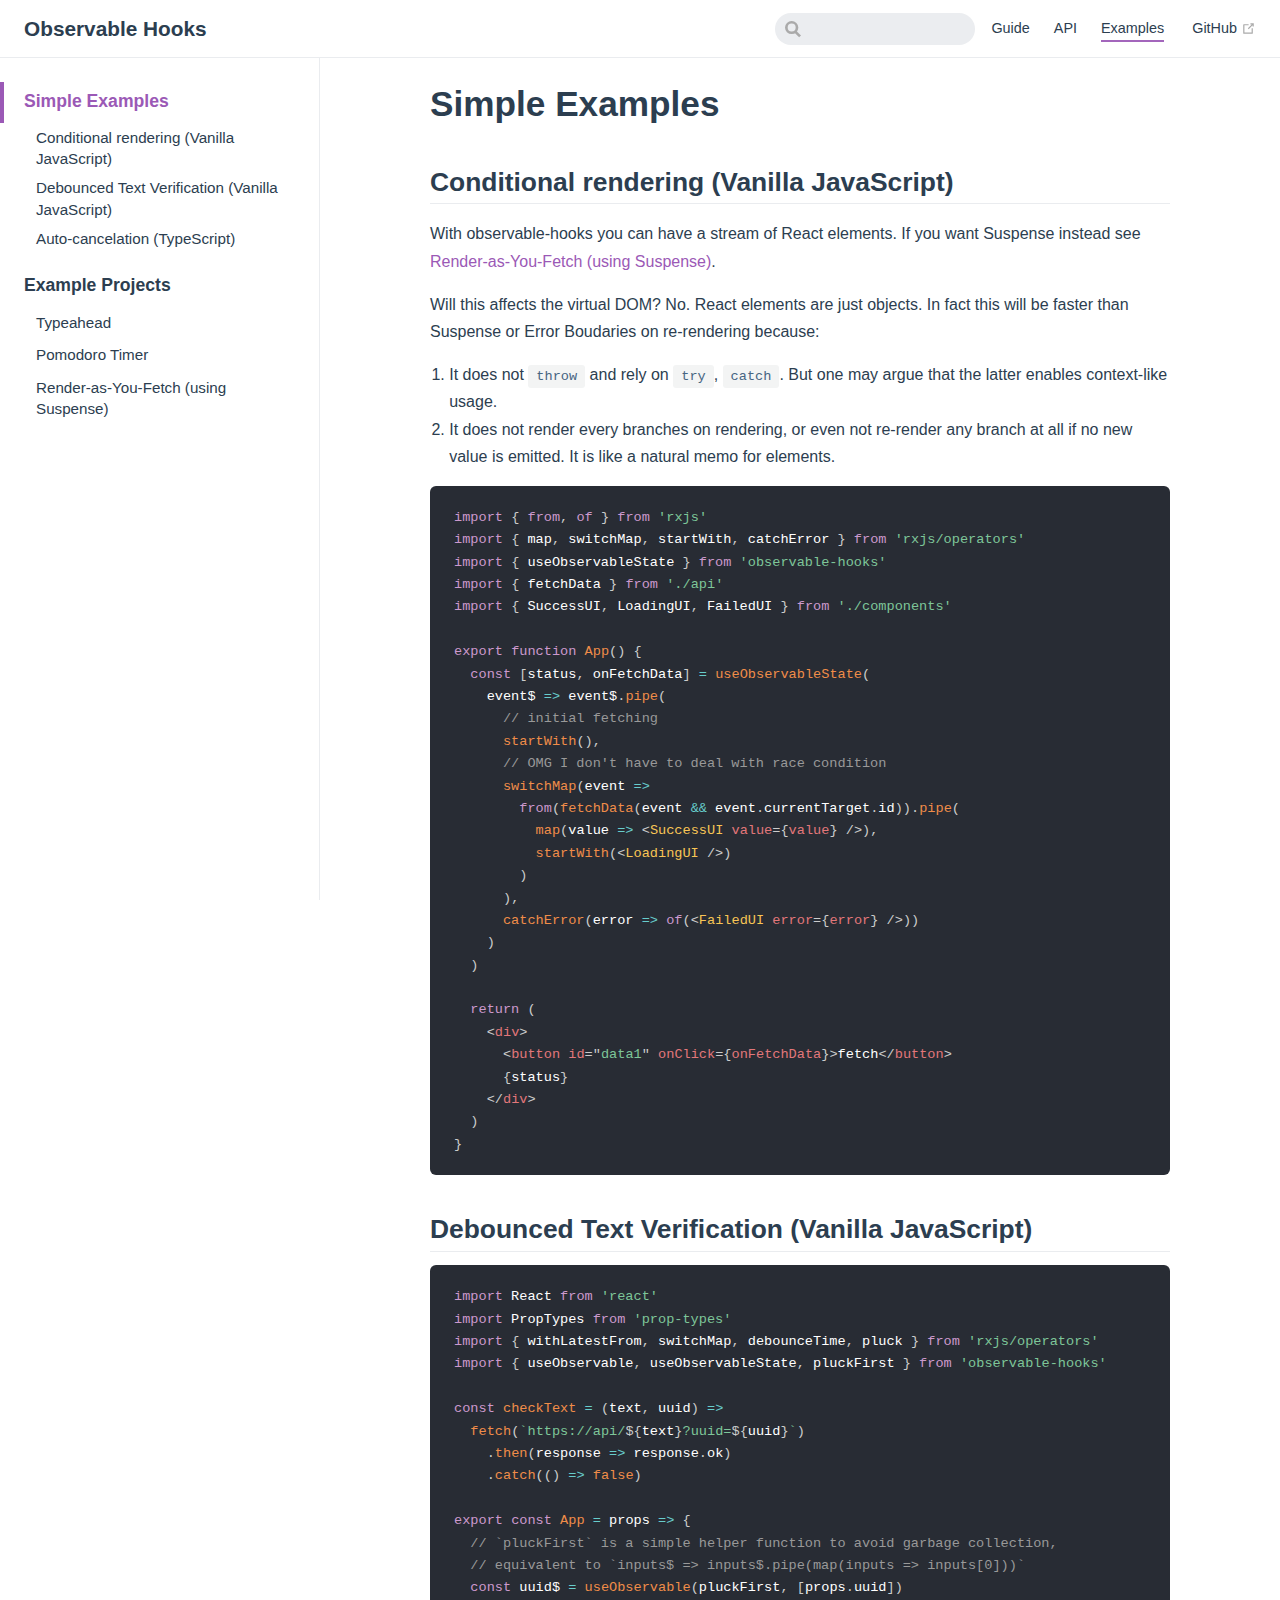
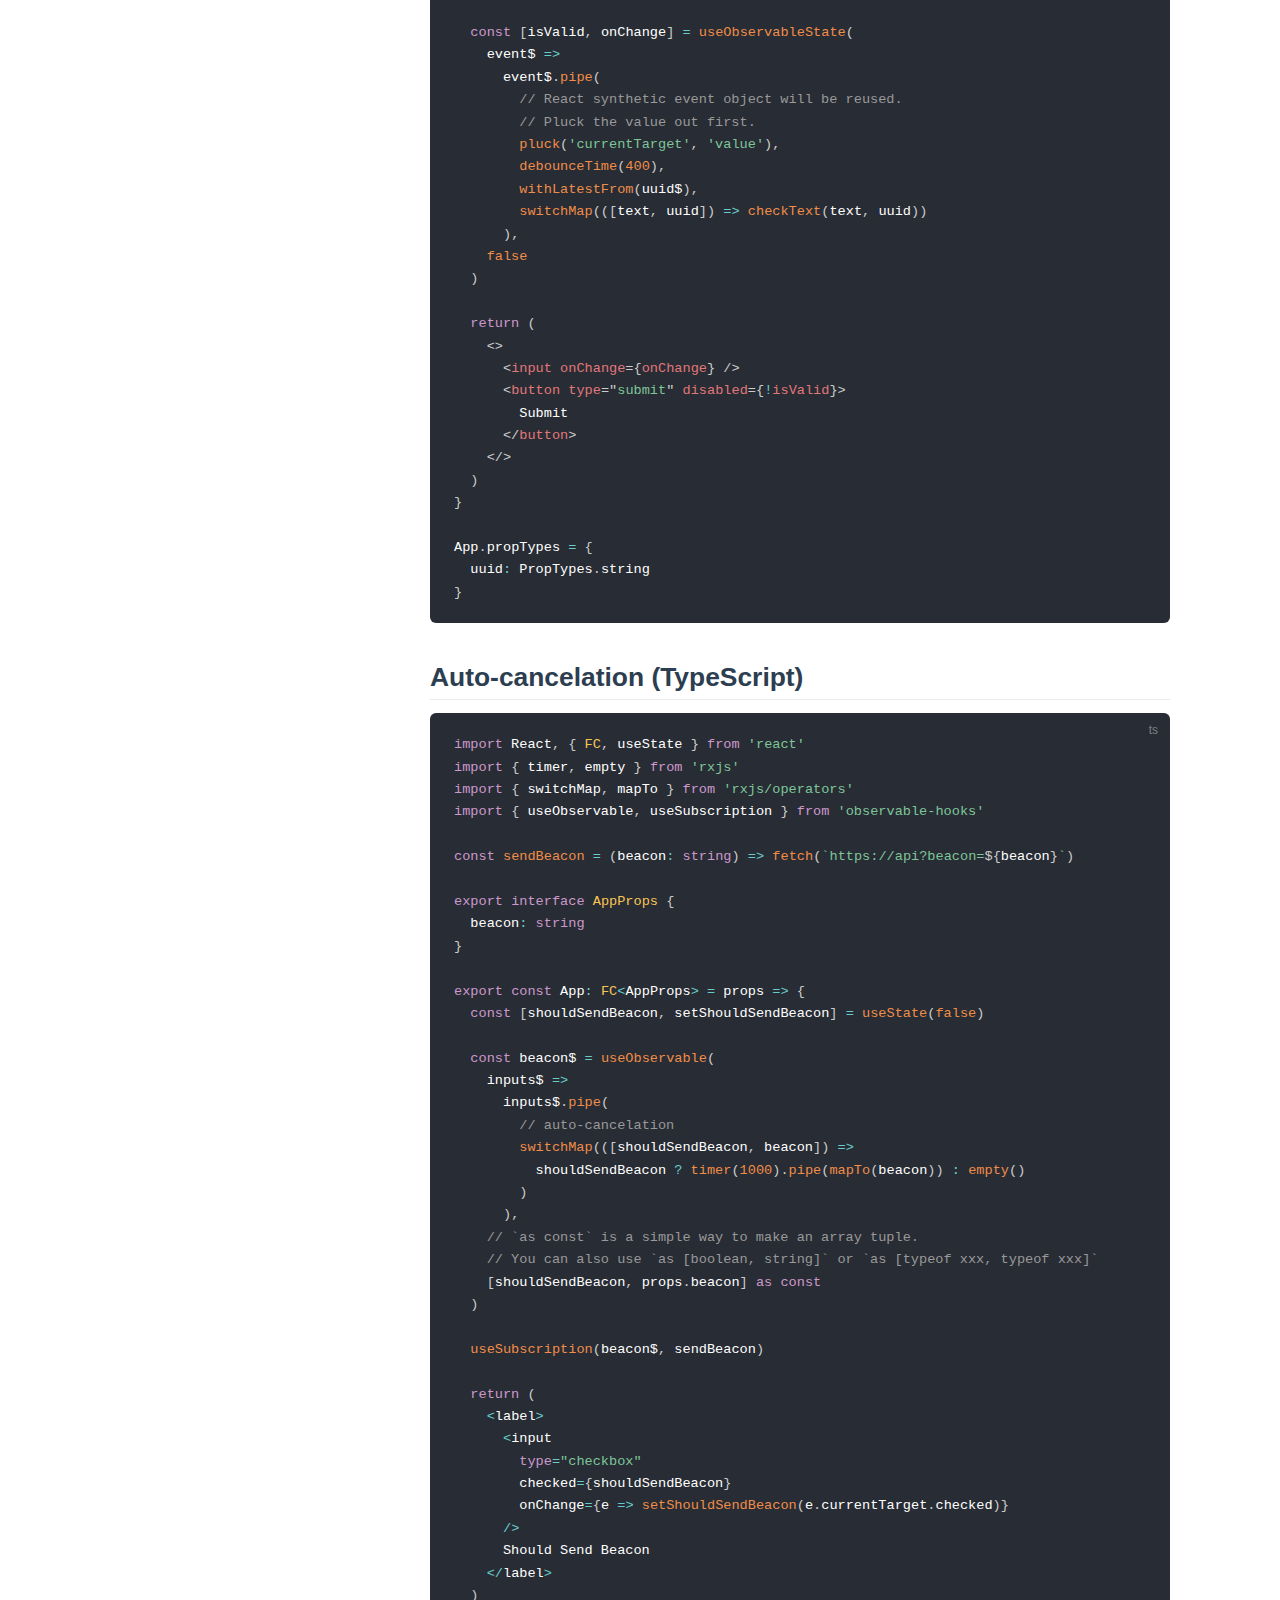
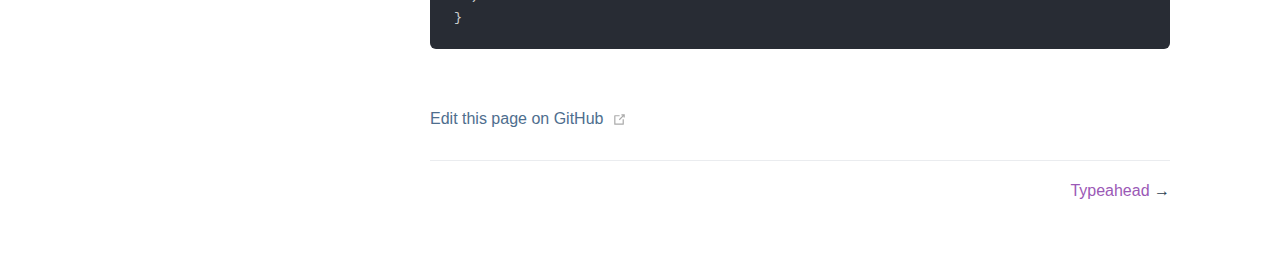
<file: examples/index.html>
<!DOCTYPE html>
<html lang="en-US">
  <head>
    <meta charset="utf-8">
    <meta name="viewport" content="width=device-width,initial-scale=1">
    <title>Simple Examples | Observable Hooks</title>
    <meta name="description" content="React hooks for RxJS Observables. Simple, flexible, testable and performant.">
    <meta name="generator" content="VuePress 1.3.1">
    <link rel="apple-touch-icon" sizes="57x57" href="/icons/apple-icon-57x57.png">
  <link rel="apple-touch-icon" sizes="60x60" href="/icons/apple-icon-60x60.png">
  <link rel="apple-touch-icon" sizes="72x72" href="/icons/apple-icon-72x72.png">
  <link rel="apple-touch-icon" sizes="76x76" href="/icons/apple-icon-76x76.png">
  <link rel="apple-touch-icon" sizes="114x114" href="/icons/apple-icon-114x114.png">
  <link rel="apple-touch-icon" sizes="120x120" href="/icons/apple-icon-120x120.png">
  <link rel="apple-touch-icon" sizes="144x144" href="/icons/apple-icon-144x144.png">
  <link rel="apple-touch-icon" sizes="152x152" href="/icons/apple-icon-152x152.png">
  <link rel="apple-touch-icon" sizes="180x180" href="/icons/apple-icon-180x180.png">
  <link rel="icon" type="image/png" sizes="192x192" href="/icons/android-icon-192x192.png">
  <link rel="icon" type="image/png" sizes="32x32" href="/icons/favicon-32x32.png">
  <link rel="icon" type="image/png" sizes="96x96" href="/icons/favicon-96x96.png">
  <link rel="icon" type="image/png" sizes="16x16" href="/icons/favicon-16x16.png">
  <link rel="manifest" href="/manifest.json">
  <meta name="msapplication-TileColor" content="#ffffff">
  <meta name="msapplication-TileImage" content="/icons/ms-icon-144x144.png">
  <meta name="theme-color" content="#9B59B6">
    
    <link rel="preload" href="/assets/css/0.styles.50069be7.css" as="style"><link rel="preload" href="/assets/js/app.2600191b.js" as="script"><link rel="preload" href="/assets/js/3.c8cfc7ab.js" as="script"><link rel="preload" href="/assets/js/12.8708eaac.js" as="script"><link rel="preload" href="/assets/js/4.ab8b6a84.js" as="script"><link rel="prefetch" href="/assets/js/10.d87a3d15.js"><link rel="prefetch" href="/assets/js/11.167dcea9.js"><link rel="prefetch" href="/assets/js/13.d8c8df4a.js"><link rel="prefetch" href="/assets/js/14.5918bfa9.js"><link rel="prefetch" href="/assets/js/15.bb8bfb1b.js"><link rel="prefetch" href="/assets/js/16.fb0217e8.js"><link rel="prefetch" href="/assets/js/17.9618772c.js"><link rel="prefetch" href="/assets/js/18.14f0072c.js"><link rel="prefetch" href="/assets/js/19.7ef56f63.js"><link rel="prefetch" href="/assets/js/5.52e4f033.js"><link rel="prefetch" href="/assets/js/6.043bf519.js"><link rel="prefetch" href="/assets/js/7.b2575579.js"><link rel="prefetch" href="/assets/js/8.528a034e.js"><link rel="prefetch" href="/assets/js/9.1976d09d.js"><link rel="prefetch" href="/assets/js/vendors~docsearch.bffca74e.js">
    <link rel="stylesheet" href="/assets/css/0.styles.50069be7.css">
  </head>
  <body>
    <div id="app" data-server-rendered="true"><div class="theme-container"><header class="navbar"><div class="sidebar-button"><svg xmlns="http://www.w3.org/2000/svg" aria-hidden="true" role="img" viewBox="0 0 448 512" class="icon"><path fill="currentColor" d="M436 124H12c-6.627 0-12-5.373-12-12V80c0-6.627 5.373-12 12-12h424c6.627 0 12 5.373 12 12v32c0 6.627-5.373 12-12 12zm0 160H12c-6.627 0-12-5.373-12-12v-32c0-6.627 5.373-12 12-12h424c6.627 0 12 5.373 12 12v32c0 6.627-5.373 12-12 12zm0 160H12c-6.627 0-12-5.373-12-12v-32c0-6.627 5.373-12 12-12h424c6.627 0 12 5.373 12 12v32c0 6.627-5.373 12-12 12z"></path></svg></div> <a href="/" class="home-link router-link-active"><!----> <span class="site-name">Observable Hooks</span></a> <div class="links"><form id="search-form" role="search" class="algolia-search-wrapper search-box"><input id="algolia-search-input" class="search-query"></form> <nav class="nav-links can-hide"><div class="nav-item"><a href="/guide/" class="nav-link">
  Guide
</a></div><div class="nav-item"><a href="/api/" class="nav-link">
  API
</a></div><div class="nav-item"><a href="/examples/" class="nav-link router-link-exact-active router-link-active">
  Examples
</a></div> <a href="https://github.com/crimx/observable-hooks" target="_blank" rel="noopener noreferrer" class="repo-link">
    GitHub
    <svg xmlns="http://www.w3.org/2000/svg" aria-hidden="true" x="0px" y="0px" viewBox="0 0 100 100" width="15" height="15" class="icon outbound"><path fill="currentColor" d="M18.8,85.1h56l0,0c2.2,0,4-1.8,4-4v-32h-8v28h-48v-48h28v-8h-32l0,0c-2.2,0-4,1.8-4,4v56C14.8,83.3,16.6,85.1,18.8,85.1z"></path> <polygon fill="currentColor" points="45.7,48.7 51.3,54.3 77.2,28.5 77.2,37.2 85.2,37.2 85.2,14.9 62.8,14.9 62.8,22.9 71.5,22.9"></polygon></svg></a></nav></div></header> <div class="sidebar-mask"></div> <aside class="sidebar"><nav class="nav-links"><div class="nav-item"><a href="/guide/" class="nav-link">
  Guide
</a></div><div class="nav-item"><a href="/api/" class="nav-link">
  API
</a></div><div class="nav-item"><a href="/examples/" class="nav-link router-link-exact-active router-link-active">
  Examples
</a></div> <a href="https://github.com/crimx/observable-hooks" target="_blank" rel="noopener noreferrer" class="repo-link">
    GitHub
    <svg xmlns="http://www.w3.org/2000/svg" aria-hidden="true" x="0px" y="0px" viewBox="0 0 100 100" width="15" height="15" class="icon outbound"><path fill="currentColor" d="M18.8,85.1h56l0,0c2.2,0,4-1.8,4-4v-32h-8v28h-48v-48h28v-8h-32l0,0c-2.2,0-4,1.8-4,4v56C14.8,83.3,16.6,85.1,18.8,85.1z"></path> <polygon fill="currentColor" points="45.7,48.7 51.3,54.3 77.2,28.5 77.2,37.2 85.2,37.2 85.2,14.9 62.8,14.9 62.8,22.9 71.5,22.9"></polygon></svg></a></nav>  <ul class="sidebar-links"><li><a href="/examples/" class="active sidebar-link">Simple Examples</a><ul class="sidebar-sub-headers"><li class="sidebar-sub-header"><a href="/examples/#conditional-rendering-vanilla-javascript" class="sidebar-link">Conditional rendering (Vanilla JavaScript)</a></li><li class="sidebar-sub-header"><a href="/examples/#debounced-text-verification-vanilla-javascript" class="sidebar-link">Debounced Text Verification (Vanilla JavaScript)</a></li><li class="sidebar-sub-header"><a href="/examples/#auto-cancelation-typescript" class="sidebar-link">Auto-cancelation (TypeScript)</a></li></ul></li><li><section class="sidebar-group depth-0"><p class="sidebar-heading"><span>Example Projects</span> <!----></p> <ul class="sidebar-links sidebar-group-items"><li><a href="/examples/typeahead.html" class="sidebar-link">Typeahead</a></li><li><a href="/examples/pomodoro-timer.html" class="sidebar-link">Pomodoro Timer</a></li><li><a href="/examples/suspense.html" class="sidebar-link">Render-as-You-Fetch (using Suspense)</a></li></ul></section></li></ul> </aside> <main class="page"> <div class="theme-default-content content__default"><h1 id="simple-examples"><a href="#simple-examples" class="header-anchor">#</a> Simple Examples</h1> <h2 id="conditional-rendering-vanilla-javascript"><a href="#conditional-rendering-vanilla-javascript" class="header-anchor">#</a> Conditional rendering (Vanilla JavaScript)</h2> <p>With observable-hooks you can have a stream of React elements. If you want Suspense instead see <a href="/guide/render-as-you-fetch-suspense.html">Render-as-You-Fetch (using Suspense)</a>.</p> <p>Will this affects the virtual DOM? No. React elements are just objects. In fact this will be faster than Suspense or Error Boudaries on re-rendering because:</p> <ol><li>It does not <code>throw</code> and rely on <code>try</code>, <code>catch</code>. But one may argue that the latter enables context-like usage.</li> <li>It does not render every branches on rendering, or even not re-render any branch at all if no new value is emitted. It is like a natural memo for elements.</li></ol> <div class="language-jsx extra-class"><pre class="language-jsx"><code><span class="token keyword">import</span> <span class="token punctuation">{</span> <span class="token keyword">from</span><span class="token punctuation">,</span> <span class="token keyword">of</span> <span class="token punctuation">}</span> <span class="token keyword">from</span> <span class="token string">'rxjs'</span>
<span class="token keyword">import</span> <span class="token punctuation">{</span> map<span class="token punctuation">,</span> switchMap<span class="token punctuation">,</span> startWith<span class="token punctuation">,</span> catchError <span class="token punctuation">}</span> <span class="token keyword">from</span> <span class="token string">'rxjs/operators'</span>
<span class="token keyword">import</span> <span class="token punctuation">{</span> useObservableState <span class="token punctuation">}</span> <span class="token keyword">from</span> <span class="token string">'observable-hooks'</span>
<span class="token keyword">import</span> <span class="token punctuation">{</span> fetchData <span class="token punctuation">}</span> <span class="token keyword">from</span> <span class="token string">'./api'</span>
<span class="token keyword">import</span> <span class="token punctuation">{</span> SuccessUI<span class="token punctuation">,</span> LoadingUI<span class="token punctuation">,</span> FailedUI <span class="token punctuation">}</span> <span class="token keyword">from</span> <span class="token string">'./components'</span>

<span class="token keyword">export</span> <span class="token keyword">function</span> <span class="token function">App</span><span class="token punctuation">(</span><span class="token punctuation">)</span> <span class="token punctuation">{</span>
  <span class="token keyword">const</span> <span class="token punctuation">[</span>status<span class="token punctuation">,</span> onFetchData<span class="token punctuation">]</span> <span class="token operator">=</span> <span class="token function">useObservableState</span><span class="token punctuation">(</span>
    <span class="token parameter">event$</span> <span class="token operator">=&gt;</span> event$<span class="token punctuation">.</span><span class="token function">pipe</span><span class="token punctuation">(</span>
      <span class="token comment">// initial fetching</span>
      <span class="token function">startWith</span><span class="token punctuation">(</span><span class="token punctuation">)</span><span class="token punctuation">,</span>
      <span class="token comment">// OMG I don't have to deal with race condition</span>
      <span class="token function">switchMap</span><span class="token punctuation">(</span><span class="token parameter">event</span> <span class="token operator">=&gt;</span>
        <span class="token keyword">from</span><span class="token punctuation">(</span><span class="token function">fetchData</span><span class="token punctuation">(</span>event <span class="token operator">&amp;&amp;</span> event<span class="token punctuation">.</span>currentTarget<span class="token punctuation">.</span>id<span class="token punctuation">)</span><span class="token punctuation">)</span><span class="token punctuation">.</span><span class="token function">pipe</span><span class="token punctuation">(</span>
          <span class="token function">map</span><span class="token punctuation">(</span><span class="token parameter">value</span> <span class="token operator">=&gt;</span> <span class="token tag"><span class="token tag"><span class="token punctuation">&lt;</span><span class="token class-name">SuccessUI</span></span> <span class="token attr-name">value</span><span class="token script language-javascript"><span class="token script-punctuation punctuation">=</span><span class="token punctuation">{</span>value<span class="token punctuation">}</span></span> <span class="token punctuation">/&gt;</span></span><span class="token punctuation">)</span><span class="token punctuation">,</span>
          <span class="token function">startWith</span><span class="token punctuation">(</span><span class="token tag"><span class="token tag"><span class="token punctuation">&lt;</span><span class="token class-name">LoadingUI</span></span> <span class="token punctuation">/&gt;</span></span><span class="token punctuation">)</span>
        <span class="token punctuation">)</span>
      <span class="token punctuation">)</span><span class="token punctuation">,</span>
      <span class="token function">catchError</span><span class="token punctuation">(</span><span class="token parameter">error</span> <span class="token operator">=&gt;</span> <span class="token keyword">of</span><span class="token punctuation">(</span><span class="token tag"><span class="token tag"><span class="token punctuation">&lt;</span><span class="token class-name">FailedUI</span></span> <span class="token attr-name">error</span><span class="token script language-javascript"><span class="token script-punctuation punctuation">=</span><span class="token punctuation">{</span>error<span class="token punctuation">}</span></span> <span class="token punctuation">/&gt;</span></span><span class="token punctuation">)</span><span class="token punctuation">)</span>
    <span class="token punctuation">)</span>
  <span class="token punctuation">)</span>

  <span class="token keyword">return</span> <span class="token punctuation">(</span>
    <span class="token tag"><span class="token tag"><span class="token punctuation">&lt;</span>div</span><span class="token punctuation">&gt;</span></span><span class="token plain-text">
      </span><span class="token tag"><span class="token tag"><span class="token punctuation">&lt;</span>button</span> <span class="token attr-name">id</span><span class="token attr-value"><span class="token punctuation">=</span><span class="token punctuation">&quot;</span>data1<span class="token punctuation">&quot;</span></span> <span class="token attr-name">onClick</span><span class="token script language-javascript"><span class="token script-punctuation punctuation">=</span><span class="token punctuation">{</span>onFetchData<span class="token punctuation">}</span></span><span class="token punctuation">&gt;</span></span><span class="token plain-text">fetch</span><span class="token tag"><span class="token tag"><span class="token punctuation">&lt;/</span>button</span><span class="token punctuation">&gt;</span></span><span class="token plain-text">
      </span><span class="token punctuation">{</span>status<span class="token punctuation">}</span><span class="token plain-text">
    </span><span class="token tag"><span class="token tag"><span class="token punctuation">&lt;/</span>div</span><span class="token punctuation">&gt;</span></span>
  <span class="token punctuation">)</span>
<span class="token punctuation">}</span>
</code></pre></div><h2 id="debounced-text-verification-vanilla-javascript"><a href="#debounced-text-verification-vanilla-javascript" class="header-anchor">#</a> Debounced Text Verification (Vanilla JavaScript)</h2> <div class="language-jsx extra-class"><pre class="language-jsx"><code><span class="token keyword">import</span> React <span class="token keyword">from</span> <span class="token string">'react'</span>
<span class="token keyword">import</span> PropTypes <span class="token keyword">from</span> <span class="token string">'prop-types'</span>
<span class="token keyword">import</span> <span class="token punctuation">{</span> withLatestFrom<span class="token punctuation">,</span> switchMap<span class="token punctuation">,</span> debounceTime<span class="token punctuation">,</span> pluck <span class="token punctuation">}</span> <span class="token keyword">from</span> <span class="token string">'rxjs/operators'</span>
<span class="token keyword">import</span> <span class="token punctuation">{</span> useObservable<span class="token punctuation">,</span> useObservableState<span class="token punctuation">,</span> pluckFirst <span class="token punctuation">}</span> <span class="token keyword">from</span> <span class="token string">'observable-hooks'</span>

<span class="token keyword">const</span> <span class="token function-variable function">checkText</span> <span class="token operator">=</span> <span class="token punctuation">(</span><span class="token parameter">text<span class="token punctuation">,</span> uuid</span><span class="token punctuation">)</span> <span class="token operator">=&gt;</span>
  <span class="token function">fetch</span><span class="token punctuation">(</span><span class="token template-string"><span class="token template-punctuation string">`</span><span class="token string">https://api/</span><span class="token interpolation"><span class="token interpolation-punctuation punctuation">${</span>text<span class="token interpolation-punctuation punctuation">}</span></span><span class="token string">?uuid=</span><span class="token interpolation"><span class="token interpolation-punctuation punctuation">${</span>uuid<span class="token interpolation-punctuation punctuation">}</span></span><span class="token template-punctuation string">`</span></span><span class="token punctuation">)</span>
    <span class="token punctuation">.</span><span class="token function">then</span><span class="token punctuation">(</span><span class="token parameter">response</span> <span class="token operator">=&gt;</span> response<span class="token punctuation">.</span>ok<span class="token punctuation">)</span>
    <span class="token punctuation">.</span><span class="token function">catch</span><span class="token punctuation">(</span><span class="token punctuation">(</span><span class="token punctuation">)</span> <span class="token operator">=&gt;</span> <span class="token boolean">false</span><span class="token punctuation">)</span>

<span class="token keyword">export</span> <span class="token keyword">const</span> <span class="token function-variable function">App</span> <span class="token operator">=</span> <span class="token parameter">props</span> <span class="token operator">=&gt;</span> <span class="token punctuation">{</span>
  <span class="token comment">// `pluckFirst` is a simple helper function to avoid garbage collection,</span>
  <span class="token comment">// equivalent to `inputs$ =&gt; inputs$.pipe(map(inputs =&gt; inputs[0]))`</span>
  <span class="token keyword">const</span> uuid$ <span class="token operator">=</span> <span class="token function">useObservable</span><span class="token punctuation">(</span>pluckFirst<span class="token punctuation">,</span> <span class="token punctuation">[</span>props<span class="token punctuation">.</span>uuid<span class="token punctuation">]</span><span class="token punctuation">)</span>

  <span class="token keyword">const</span> <span class="token punctuation">[</span>isValid<span class="token punctuation">,</span> onChange<span class="token punctuation">]</span> <span class="token operator">=</span> <span class="token function">useObservableState</span><span class="token punctuation">(</span>
    <span class="token parameter">event$</span> <span class="token operator">=&gt;</span>
      event$<span class="token punctuation">.</span><span class="token function">pipe</span><span class="token punctuation">(</span>
        <span class="token comment">// React synthetic event object will be reused.</span>
        <span class="token comment">// Pluck the value out first.</span>
        <span class="token function">pluck</span><span class="token punctuation">(</span><span class="token string">'currentTarget'</span><span class="token punctuation">,</span> <span class="token string">'value'</span><span class="token punctuation">)</span><span class="token punctuation">,</span>
        <span class="token function">debounceTime</span><span class="token punctuation">(</span><span class="token number">400</span><span class="token punctuation">)</span><span class="token punctuation">,</span>
        <span class="token function">withLatestFrom</span><span class="token punctuation">(</span>uuid$<span class="token punctuation">)</span><span class="token punctuation">,</span>
        <span class="token function">switchMap</span><span class="token punctuation">(</span><span class="token punctuation">(</span><span class="token parameter"><span class="token punctuation">[</span>text<span class="token punctuation">,</span> uuid<span class="token punctuation">]</span></span><span class="token punctuation">)</span> <span class="token operator">=&gt;</span> <span class="token function">checkText</span><span class="token punctuation">(</span>text<span class="token punctuation">,</span> uuid<span class="token punctuation">)</span><span class="token punctuation">)</span>
      <span class="token punctuation">)</span><span class="token punctuation">,</span>
    <span class="token boolean">false</span>
  <span class="token punctuation">)</span>

  <span class="token keyword">return</span> <span class="token punctuation">(</span>
    <span class="token tag"><span class="token tag"><span class="token punctuation">&lt;</span></span><span class="token punctuation">&gt;</span></span><span class="token plain-text">
      </span><span class="token tag"><span class="token tag"><span class="token punctuation">&lt;</span>input</span> <span class="token attr-name">onChange</span><span class="token script language-javascript"><span class="token script-punctuation punctuation">=</span><span class="token punctuation">{</span>onChange<span class="token punctuation">}</span></span> <span class="token punctuation">/&gt;</span></span><span class="token plain-text">
      </span><span class="token tag"><span class="token tag"><span class="token punctuation">&lt;</span>button</span> <span class="token attr-name">type</span><span class="token attr-value"><span class="token punctuation">=</span><span class="token punctuation">&quot;</span>submit<span class="token punctuation">&quot;</span></span> <span class="token attr-name">disabled</span><span class="token script language-javascript"><span class="token script-punctuation punctuation">=</span><span class="token punctuation">{</span><span class="token operator">!</span>isValid<span class="token punctuation">}</span></span><span class="token punctuation">&gt;</span></span><span class="token plain-text">
        Submit
      </span><span class="token tag"><span class="token tag"><span class="token punctuation">&lt;/</span>button</span><span class="token punctuation">&gt;</span></span><span class="token plain-text">
    </span><span class="token tag"><span class="token tag"><span class="token punctuation">&lt;/</span></span><span class="token punctuation">&gt;</span></span>
  <span class="token punctuation">)</span>
<span class="token punctuation">}</span>

App<span class="token punctuation">.</span>propTypes <span class="token operator">=</span> <span class="token punctuation">{</span>
  uuid<span class="token operator">:</span> PropTypes<span class="token punctuation">.</span>string
<span class="token punctuation">}</span>
</code></pre></div><h2 id="auto-cancelation-typescript"><a href="#auto-cancelation-typescript" class="header-anchor">#</a> Auto-cancelation (TypeScript)</h2> <div class="language-typescript extra-class"><pre class="language-typescript"><code><span class="token keyword">import</span> React<span class="token punctuation">,</span> <span class="token punctuation">{</span> <span class="token constant">FC</span><span class="token punctuation">,</span> useState <span class="token punctuation">}</span> <span class="token keyword">from</span> <span class="token string">'react'</span>
<span class="token keyword">import</span> <span class="token punctuation">{</span> timer<span class="token punctuation">,</span> empty <span class="token punctuation">}</span> <span class="token keyword">from</span> <span class="token string">'rxjs'</span>
<span class="token keyword">import</span> <span class="token punctuation">{</span> switchMap<span class="token punctuation">,</span> mapTo <span class="token punctuation">}</span> <span class="token keyword">from</span> <span class="token string">'rxjs/operators'</span>
<span class="token keyword">import</span> <span class="token punctuation">{</span> useObservable<span class="token punctuation">,</span> useSubscription <span class="token punctuation">}</span> <span class="token keyword">from</span> <span class="token string">'observable-hooks'</span>

<span class="token keyword">const</span> <span class="token function-variable function">sendBeacon</span> <span class="token operator">=</span> <span class="token punctuation">(</span><span class="token parameter">beacon<span class="token operator">:</span> <span class="token builtin">string</span></span><span class="token punctuation">)</span> <span class="token operator">=&gt;</span> <span class="token function">fetch</span><span class="token punctuation">(</span><span class="token template-string"><span class="token template-punctuation string">`</span><span class="token string">https://api?beacon=</span><span class="token interpolation"><span class="token interpolation-punctuation punctuation">${</span>beacon<span class="token interpolation-punctuation punctuation">}</span></span><span class="token template-punctuation string">`</span></span><span class="token punctuation">)</span>

<span class="token keyword">export</span> <span class="token keyword">interface</span> <span class="token class-name">AppProps</span> <span class="token punctuation">{</span>
  beacon<span class="token operator">:</span> <span class="token builtin">string</span>
<span class="token punctuation">}</span>

<span class="token keyword">export</span> <span class="token keyword">const</span> App<span class="token operator">:</span> <span class="token constant">FC</span><span class="token operator">&lt;</span>AppProps<span class="token operator">&gt;</span> <span class="token operator">=</span> <span class="token parameter">props</span> <span class="token operator">=&gt;</span> <span class="token punctuation">{</span>
  <span class="token keyword">const</span> <span class="token punctuation">[</span>shouldSendBeacon<span class="token punctuation">,</span> setShouldSendBeacon<span class="token punctuation">]</span> <span class="token operator">=</span> <span class="token function">useState</span><span class="token punctuation">(</span><span class="token boolean">false</span><span class="token punctuation">)</span>

  <span class="token keyword">const</span> beacon$ <span class="token operator">=</span> <span class="token function">useObservable</span><span class="token punctuation">(</span>
    <span class="token parameter">inputs$</span> <span class="token operator">=&gt;</span>
      inputs$<span class="token punctuation">.</span><span class="token function">pipe</span><span class="token punctuation">(</span>
        <span class="token comment">// auto-cancelation</span>
        <span class="token function">switchMap</span><span class="token punctuation">(</span><span class="token punctuation">(</span><span class="token parameter"><span class="token punctuation">[</span>shouldSendBeacon<span class="token punctuation">,</span> beacon<span class="token punctuation">]</span></span><span class="token punctuation">)</span> <span class="token operator">=&gt;</span>
          shouldSendBeacon <span class="token operator">?</span> <span class="token function">timer</span><span class="token punctuation">(</span><span class="token number">1000</span><span class="token punctuation">)</span><span class="token punctuation">.</span><span class="token function">pipe</span><span class="token punctuation">(</span><span class="token function">mapTo</span><span class="token punctuation">(</span>beacon<span class="token punctuation">)</span><span class="token punctuation">)</span> <span class="token operator">:</span> <span class="token function">empty</span><span class="token punctuation">(</span><span class="token punctuation">)</span>
        <span class="token punctuation">)</span>
      <span class="token punctuation">)</span><span class="token punctuation">,</span>
    <span class="token comment">// `as const` is a simple way to make an array tuple.</span>
    <span class="token comment">// You can also use `as [boolean, string]` or `as [typeof xxx, typeof xxx]`</span>
    <span class="token punctuation">[</span>shouldSendBeacon<span class="token punctuation">,</span> props<span class="token punctuation">.</span>beacon<span class="token punctuation">]</span> <span class="token keyword">as</span> <span class="token keyword">const</span>
  <span class="token punctuation">)</span>

  <span class="token function">useSubscription</span><span class="token punctuation">(</span>beacon$<span class="token punctuation">,</span> sendBeacon<span class="token punctuation">)</span>

  <span class="token keyword">return</span> <span class="token punctuation">(</span>
    <span class="token operator">&lt;</span>label<span class="token operator">&gt;</span>
      <span class="token operator">&lt;</span>input
        <span class="token keyword">type</span><span class="token operator">=</span><span class="token string">&quot;checkbox&quot;</span>
        checked<span class="token operator">=</span><span class="token punctuation">{</span>shouldSendBeacon<span class="token punctuation">}</span>
        onChange<span class="token operator">=</span><span class="token punctuation">{</span><span class="token parameter">e</span> <span class="token operator">=&gt;</span> <span class="token function">setShouldSendBeacon</span><span class="token punctuation">(</span>e<span class="token punctuation">.</span>currentTarget<span class="token punctuation">.</span>checked<span class="token punctuation">)</span><span class="token punctuation">}</span>
      <span class="token operator">/</span><span class="token operator">&gt;</span>
      Should Send Beacon
    <span class="token operator">&lt;</span><span class="token operator">/</span>label<span class="token operator">&gt;</span>
  <span class="token punctuation">)</span>
<span class="token punctuation">}</span>
</code></pre></div></div> <footer class="page-edit"><div class="edit-link"><a href="https://github.com/crimx/observable-hooks/edit/master/docs/examples/README.md" target="_blank" rel="noopener noreferrer">Edit this page on GitHub</a> <svg xmlns="http://www.w3.org/2000/svg" aria-hidden="true" x="0px" y="0px" viewBox="0 0 100 100" width="15" height="15" class="icon outbound"><path fill="currentColor" d="M18.8,85.1h56l0,0c2.2,0,4-1.8,4-4v-32h-8v28h-48v-48h28v-8h-32l0,0c-2.2,0-4,1.8-4,4v56C14.8,83.3,16.6,85.1,18.8,85.1z"></path> <polygon fill="currentColor" points="45.7,48.7 51.3,54.3 77.2,28.5 77.2,37.2 85.2,37.2 85.2,14.9 62.8,14.9 62.8,22.9 71.5,22.9"></polygon></svg></div> <!----></footer> <div class="page-nav"><p class="inner"><!----> <span class="next"><a href="/examples/typeahead.html">
        Typeahead
      </a>
      →
    </span></p></div> </main></div><div class="global-ui"><!----></div></div>
    <script src="/assets/js/app.2600191b.js" defer></script><script src="/assets/js/3.c8cfc7ab.js" defer></script><script src="/assets/js/12.8708eaac.js" defer></script><script src="/assets/js/4.ab8b6a84.js" defer></script>
  </body>
</html>
</file>
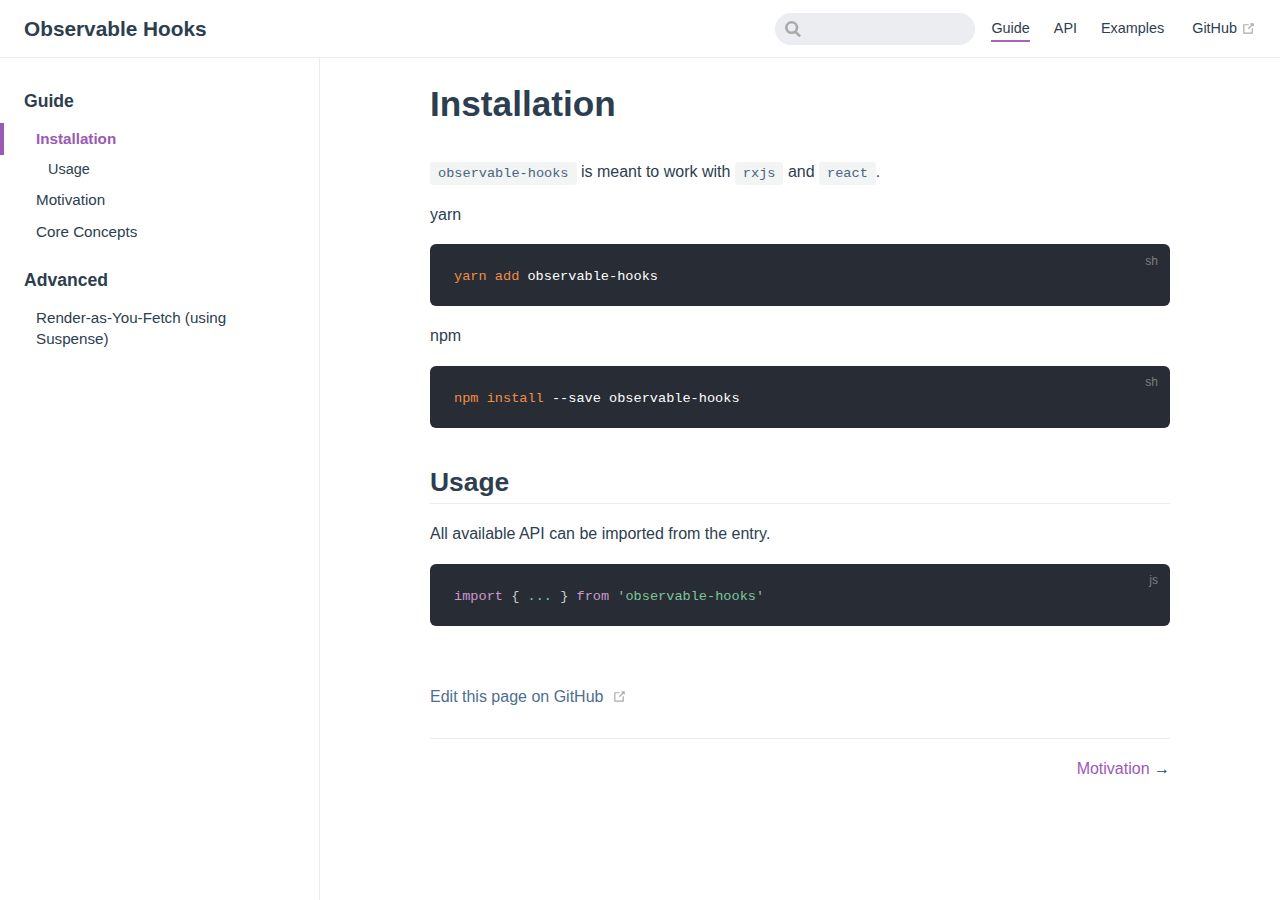
<file: guide/index.html>
<!DOCTYPE html>
<html lang="en-US">
  <head>
    <meta charset="utf-8">
    <meta name="viewport" content="width=device-width,initial-scale=1">
    <title>Installation | Observable Hooks</title>
    <meta name="description" content="React hooks for RxJS Observables. Simple, flexible, testable and performant.">
    <meta name="generator" content="VuePress 1.3.1">
    <link rel="apple-touch-icon" sizes="57x57" href="/icons/apple-icon-57x57.png">
  <link rel="apple-touch-icon" sizes="60x60" href="/icons/apple-icon-60x60.png">
  <link rel="apple-touch-icon" sizes="72x72" href="/icons/apple-icon-72x72.png">
  <link rel="apple-touch-icon" sizes="76x76" href="/icons/apple-icon-76x76.png">
  <link rel="apple-touch-icon" sizes="114x114" href="/icons/apple-icon-114x114.png">
  <link rel="apple-touch-icon" sizes="120x120" href="/icons/apple-icon-120x120.png">
  <link rel="apple-touch-icon" sizes="144x144" href="/icons/apple-icon-144x144.png">
  <link rel="apple-touch-icon" sizes="152x152" href="/icons/apple-icon-152x152.png">
  <link rel="apple-touch-icon" sizes="180x180" href="/icons/apple-icon-180x180.png">
  <link rel="icon" type="image/png" sizes="192x192" href="/icons/android-icon-192x192.png">
  <link rel="icon" type="image/png" sizes="32x32" href="/icons/favicon-32x32.png">
  <link rel="icon" type="image/png" sizes="96x96" href="/icons/favicon-96x96.png">
  <link rel="icon" type="image/png" sizes="16x16" href="/icons/favicon-16x16.png">
  <link rel="manifest" href="/manifest.json">
  <meta name="msapplication-TileColor" content="#ffffff">
  <meta name="msapplication-TileImage" content="/icons/ms-icon-144x144.png">
  <meta name="theme-color" content="#9B59B6">
    
    <link rel="preload" href="/assets/css/0.styles.50069be7.css" as="style"><link rel="preload" href="/assets/js/app.2600191b.js" as="script"><link rel="preload" href="/assets/js/3.c8cfc7ab.js" as="script"><link rel="preload" href="/assets/js/13.d8c8df4a.js" as="script"><link rel="preload" href="/assets/js/4.ab8b6a84.js" as="script"><link rel="prefetch" href="/assets/js/10.d87a3d15.js"><link rel="prefetch" href="/assets/js/11.167dcea9.js"><link rel="prefetch" href="/assets/js/12.8708eaac.js"><link rel="prefetch" href="/assets/js/14.5918bfa9.js"><link rel="prefetch" href="/assets/js/15.bb8bfb1b.js"><link rel="prefetch" href="/assets/js/16.fb0217e8.js"><link rel="prefetch" href="/assets/js/17.9618772c.js"><link rel="prefetch" href="/assets/js/18.14f0072c.js"><link rel="prefetch" href="/assets/js/19.7ef56f63.js"><link rel="prefetch" href="/assets/js/5.52e4f033.js"><link rel="prefetch" href="/assets/js/6.043bf519.js"><link rel="prefetch" href="/assets/js/7.b2575579.js"><link rel="prefetch" href="/assets/js/8.528a034e.js"><link rel="prefetch" href="/assets/js/9.1976d09d.js"><link rel="prefetch" href="/assets/js/vendors~docsearch.bffca74e.js">
    <link rel="stylesheet" href="/assets/css/0.styles.50069be7.css">
  </head>
  <body>
    <div id="app" data-server-rendered="true"><div class="theme-container"><header class="navbar"><div class="sidebar-button"><svg xmlns="http://www.w3.org/2000/svg" aria-hidden="true" role="img" viewBox="0 0 448 512" class="icon"><path fill="currentColor" d="M436 124H12c-6.627 0-12-5.373-12-12V80c0-6.627 5.373-12 12-12h424c6.627 0 12 5.373 12 12v32c0 6.627-5.373 12-12 12zm0 160H12c-6.627 0-12-5.373-12-12v-32c0-6.627 5.373-12 12-12h424c6.627 0 12 5.373 12 12v32c0 6.627-5.373 12-12 12zm0 160H12c-6.627 0-12-5.373-12-12v-32c0-6.627 5.373-12 12-12h424c6.627 0 12 5.373 12 12v32c0 6.627-5.373 12-12 12z"></path></svg></div> <a href="/" class="home-link router-link-active"><!----> <span class="site-name">Observable Hooks</span></a> <div class="links"><form id="search-form" role="search" class="algolia-search-wrapper search-box"><input id="algolia-search-input" class="search-query"></form> <nav class="nav-links can-hide"><div class="nav-item"><a href="/guide/" class="nav-link router-link-exact-active router-link-active">
  Guide
</a></div><div class="nav-item"><a href="/api/" class="nav-link">
  API
</a></div><div class="nav-item"><a href="/examples/" class="nav-link">
  Examples
</a></div> <a href="https://github.com/crimx/observable-hooks" target="_blank" rel="noopener noreferrer" class="repo-link">
    GitHub
    <svg xmlns="http://www.w3.org/2000/svg" aria-hidden="true" x="0px" y="0px" viewBox="0 0 100 100" width="15" height="15" class="icon outbound"><path fill="currentColor" d="M18.8,85.1h56l0,0c2.2,0,4-1.8,4-4v-32h-8v28h-48v-48h28v-8h-32l0,0c-2.2,0-4,1.8-4,4v56C14.8,83.3,16.6,85.1,18.8,85.1z"></path> <polygon fill="currentColor" points="45.7,48.7 51.3,54.3 77.2,28.5 77.2,37.2 85.2,37.2 85.2,14.9 62.8,14.9 62.8,22.9 71.5,22.9"></polygon></svg></a></nav></div></header> <div class="sidebar-mask"></div> <aside class="sidebar"><nav class="nav-links"><div class="nav-item"><a href="/guide/" class="nav-link router-link-exact-active router-link-active">
  Guide
</a></div><div class="nav-item"><a href="/api/" class="nav-link">
  API
</a></div><div class="nav-item"><a href="/examples/" class="nav-link">
  Examples
</a></div> <a href="https://github.com/crimx/observable-hooks" target="_blank" rel="noopener noreferrer" class="repo-link">
    GitHub
    <svg xmlns="http://www.w3.org/2000/svg" aria-hidden="true" x="0px" y="0px" viewBox="0 0 100 100" width="15" height="15" class="icon outbound"><path fill="currentColor" d="M18.8,85.1h56l0,0c2.2,0,4-1.8,4-4v-32h-8v28h-48v-48h28v-8h-32l0,0c-2.2,0-4,1.8-4,4v56C14.8,83.3,16.6,85.1,18.8,85.1z"></path> <polygon fill="currentColor" points="45.7,48.7 51.3,54.3 77.2,28.5 77.2,37.2 85.2,37.2 85.2,14.9 62.8,14.9 62.8,22.9 71.5,22.9"></polygon></svg></a></nav>  <ul class="sidebar-links"><li><section class="sidebar-group depth-0"><p class="sidebar-heading open"><span>Guide</span> <!----></p> <ul class="sidebar-links sidebar-group-items"><li><a href="/guide/" class="active sidebar-link">Installation</a><ul class="sidebar-sub-headers"><li class="sidebar-sub-header"><a href="/guide/#usage" class="sidebar-link">Usage</a></li></ul></li><li><a href="/guide/motivation.html" class="sidebar-link">Motivation</a></li><li><a href="/guide/core-concepts.html" class="sidebar-link">Core Concepts</a></li></ul></section></li><li><section class="sidebar-group depth-0"><p class="sidebar-heading"><span>Advanced</span> <!----></p> <ul class="sidebar-links sidebar-group-items"><li><a href="/guide/render-as-you-fetch-suspense.html" class="sidebar-link">Render-as-You-Fetch (using Suspense)</a></li></ul></section></li></ul> </aside> <main class="page"> <div class="theme-default-content content__default"><h1 id="installation"><a href="#installation" class="header-anchor">#</a> Installation</h1> <p><code>observable-hooks</code> is meant to work with <code>rxjs</code> and <code>react</code>.</p> <p>yarn</p> <div class="language-bash extra-class"><pre class="language-bash"><code><span class="token function">yarn</span> <span class="token function">add</span> observable-hooks
</code></pre></div><p>npm</p> <div class="language-bash extra-class"><pre class="language-bash"><code><span class="token function">npm</span> <span class="token function">install</span> --save observable-hooks
</code></pre></div><h2 id="usage"><a href="#usage" class="header-anchor">#</a> Usage</h2> <p>All available API can be imported from the entry.</p> <div class="language-javascript extra-class"><pre class="language-javascript"><code><span class="token keyword">import</span> <span class="token punctuation">{</span> <span class="token operator">...</span> <span class="token punctuation">}</span> <span class="token keyword">from</span> <span class="token string">'observable-hooks'</span>
</code></pre></div></div> <footer class="page-edit"><div class="edit-link"><a href="https://github.com/crimx/observable-hooks/edit/master/docs/guide/README.md" target="_blank" rel="noopener noreferrer">Edit this page on GitHub</a> <svg xmlns="http://www.w3.org/2000/svg" aria-hidden="true" x="0px" y="0px" viewBox="0 0 100 100" width="15" height="15" class="icon outbound"><path fill="currentColor" d="M18.8,85.1h56l0,0c2.2,0,4-1.8,4-4v-32h-8v28h-48v-48h28v-8h-32l0,0c-2.2,0-4,1.8-4,4v56C14.8,83.3,16.6,85.1,18.8,85.1z"></path> <polygon fill="currentColor" points="45.7,48.7 51.3,54.3 77.2,28.5 77.2,37.2 85.2,37.2 85.2,14.9 62.8,14.9 62.8,22.9 71.5,22.9"></polygon></svg></div> <!----></footer> <div class="page-nav"><p class="inner"><!----> <span class="next"><a href="/guide/motivation.html">
        Motivation
      </a>
      →
    </span></p></div> </main></div><div class="global-ui"><!----></div></div>
    <script src="/assets/js/app.2600191b.js" defer></script><script src="/assets/js/3.c8cfc7ab.js" defer></script><script src="/assets/js/13.d8c8df4a.js" defer></script><script src="/assets/js/4.ab8b6a84.js" defer></script>
  </body>
</html>
</file>
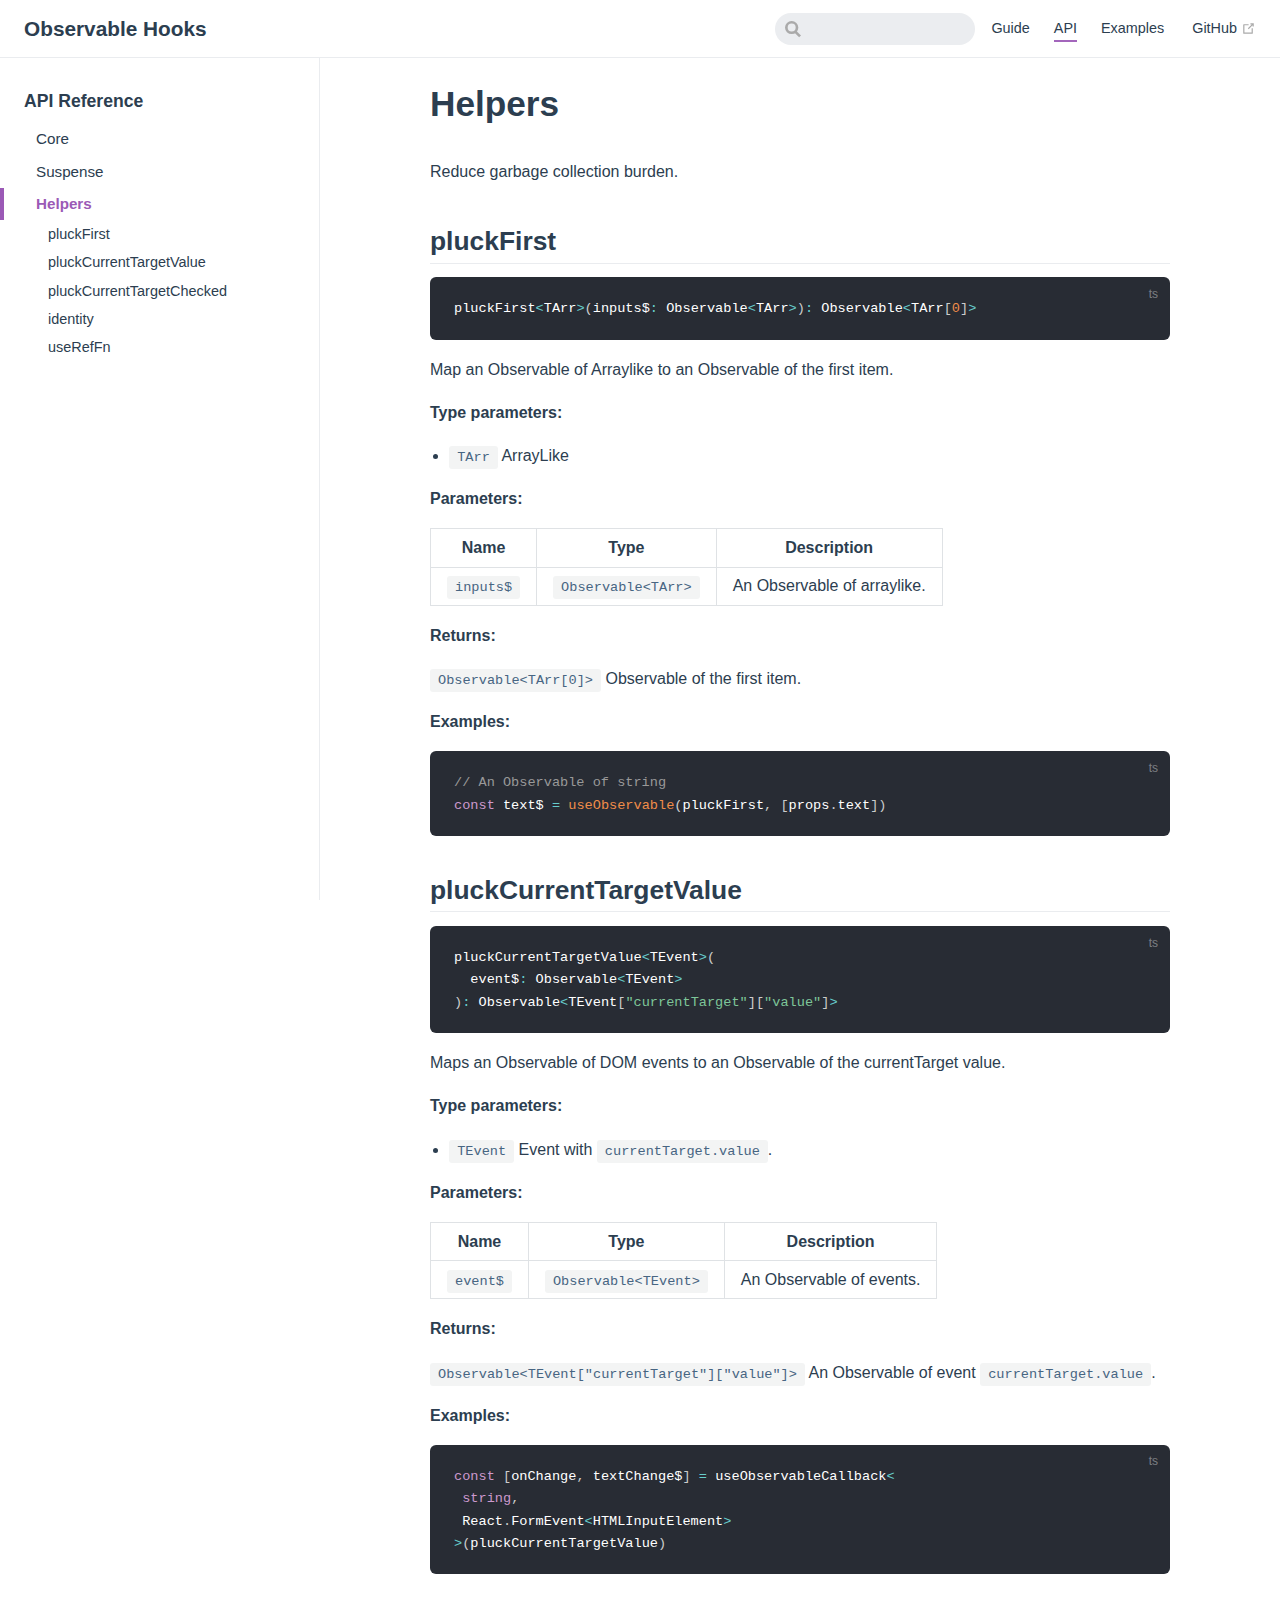
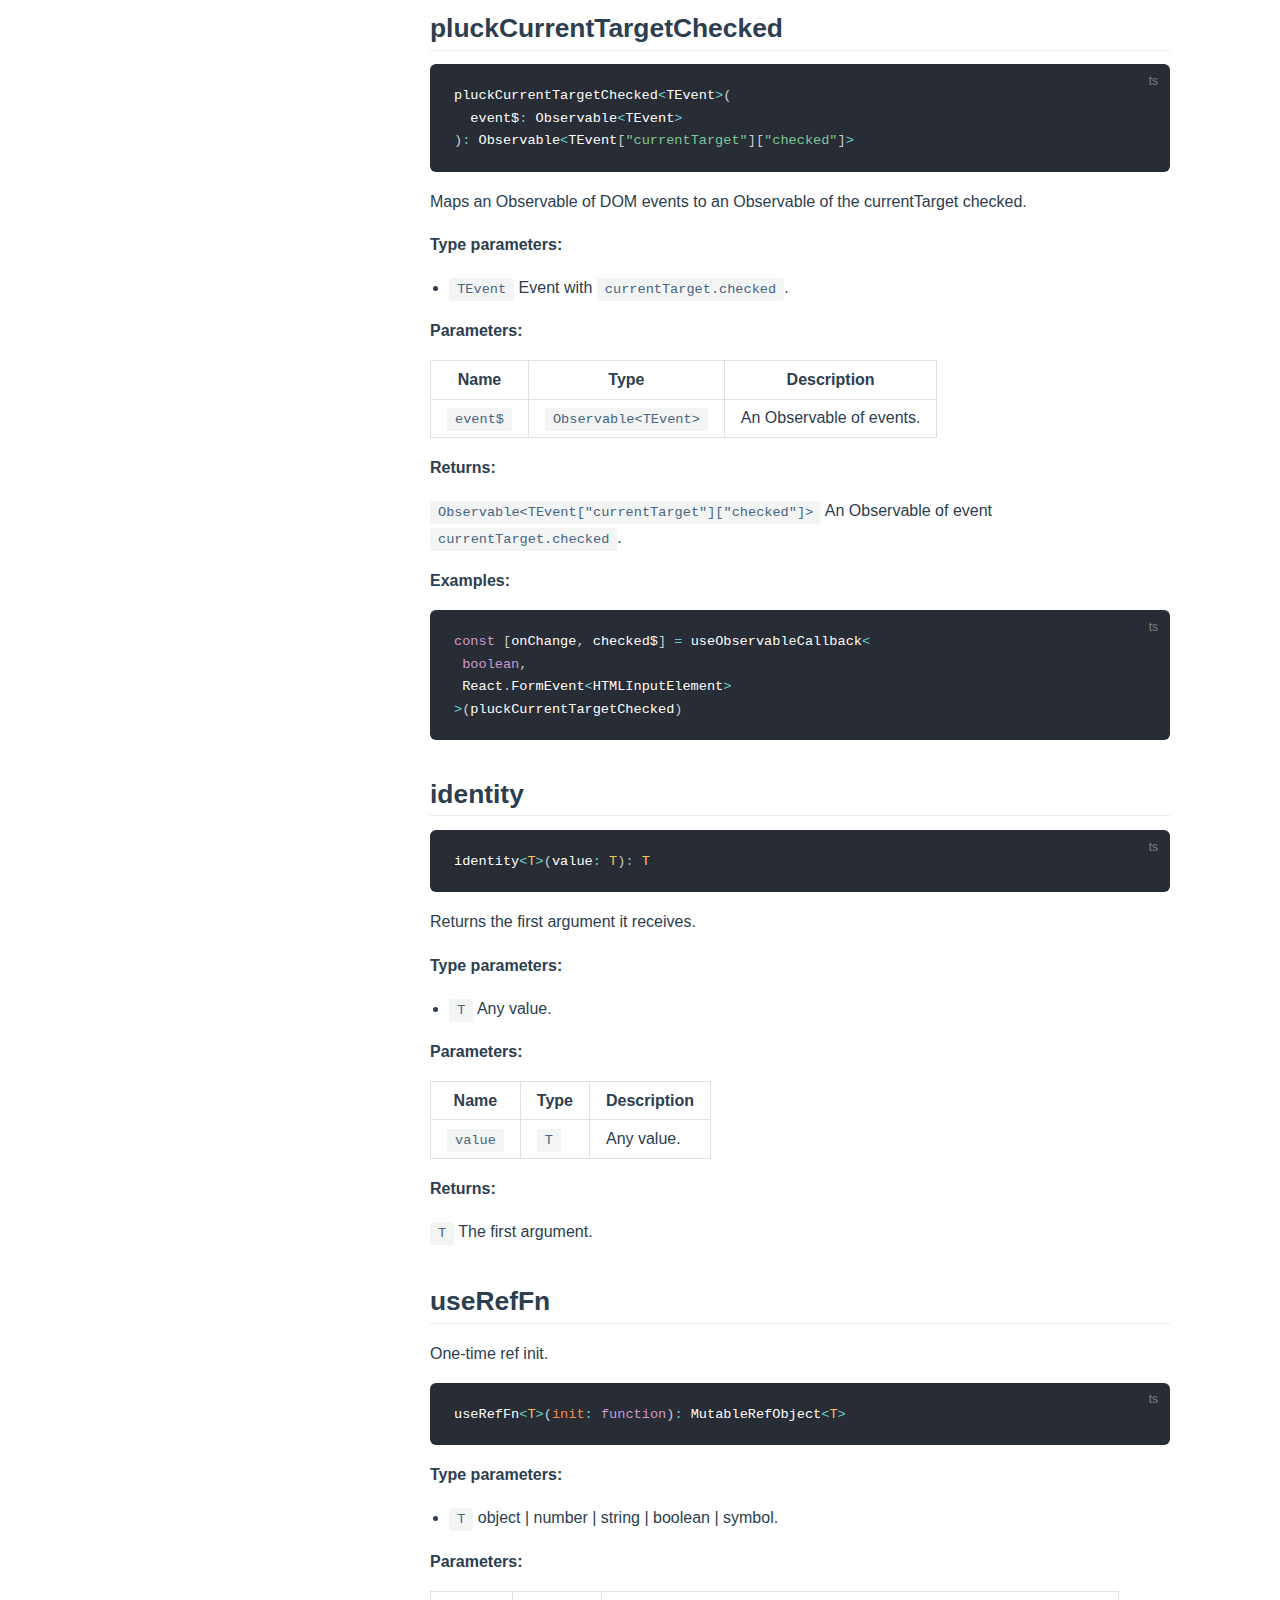
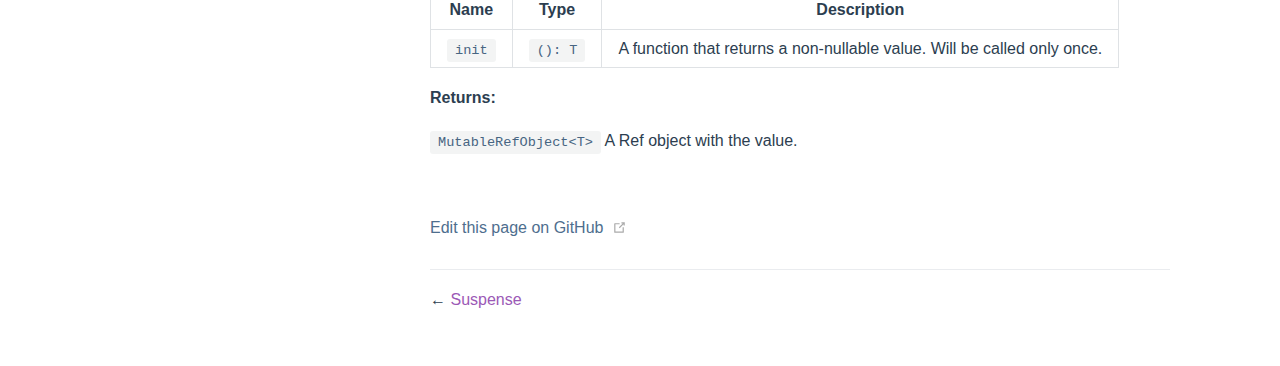
<file: api/helpers.html>
<!DOCTYPE html>
<html lang="en-US">
  <head>
    <meta charset="utf-8">
    <meta name="viewport" content="width=device-width,initial-scale=1">
    <title>Helpers | Observable Hooks</title>
    <meta name="description" content="React hooks for RxJS Observables. Simple, flexible, testable and performant.">
    <meta name="generator" content="VuePress 1.3.1">
    <link rel="apple-touch-icon" sizes="57x57" href="/icons/apple-icon-57x57.png">
  <link rel="apple-touch-icon" sizes="60x60" href="/icons/apple-icon-60x60.png">
  <link rel="apple-touch-icon" sizes="72x72" href="/icons/apple-icon-72x72.png">
  <link rel="apple-touch-icon" sizes="76x76" href="/icons/apple-icon-76x76.png">
  <link rel="apple-touch-icon" sizes="114x114" href="/icons/apple-icon-114x114.png">
  <link rel="apple-touch-icon" sizes="120x120" href="/icons/apple-icon-120x120.png">
  <link rel="apple-touch-icon" sizes="144x144" href="/icons/apple-icon-144x144.png">
  <link rel="apple-touch-icon" sizes="152x152" href="/icons/apple-icon-152x152.png">
  <link rel="apple-touch-icon" sizes="180x180" href="/icons/apple-icon-180x180.png">
  <link rel="icon" type="image/png" sizes="192x192" href="/icons/android-icon-192x192.png">
  <link rel="icon" type="image/png" sizes="32x32" href="/icons/favicon-32x32.png">
  <link rel="icon" type="image/png" sizes="96x96" href="/icons/favicon-96x96.png">
  <link rel="icon" type="image/png" sizes="16x16" href="/icons/favicon-16x16.png">
  <link rel="manifest" href="/manifest.json">
  <meta name="msapplication-TileColor" content="#ffffff">
  <meta name="msapplication-TileImage" content="/icons/ms-icon-144x144.png">
  <meta name="theme-color" content="#9B59B6">
    
    <link rel="preload" href="/assets/css/0.styles.50069be7.css" as="style"><link rel="preload" href="/assets/js/app.2600191b.js" as="script"><link rel="preload" href="/assets/js/3.c8cfc7ab.js" as="script"><link rel="preload" href="/assets/js/10.d87a3d15.js" as="script"><link rel="preload" href="/assets/js/4.ab8b6a84.js" as="script"><link rel="prefetch" href="/assets/js/11.167dcea9.js"><link rel="prefetch" href="/assets/js/12.8708eaac.js"><link rel="prefetch" href="/assets/js/13.d8c8df4a.js"><link rel="prefetch" href="/assets/js/14.5918bfa9.js"><link rel="prefetch" href="/assets/js/15.bb8bfb1b.js"><link rel="prefetch" href="/assets/js/16.fb0217e8.js"><link rel="prefetch" href="/assets/js/17.9618772c.js"><link rel="prefetch" href="/assets/js/18.14f0072c.js"><link rel="prefetch" href="/assets/js/19.7ef56f63.js"><link rel="prefetch" href="/assets/js/5.52e4f033.js"><link rel="prefetch" href="/assets/js/6.043bf519.js"><link rel="prefetch" href="/assets/js/7.b2575579.js"><link rel="prefetch" href="/assets/js/8.528a034e.js"><link rel="prefetch" href="/assets/js/9.1976d09d.js"><link rel="prefetch" href="/assets/js/vendors~docsearch.bffca74e.js">
    <link rel="stylesheet" href="/assets/css/0.styles.50069be7.css">
  </head>
  <body>
    <div id="app" data-server-rendered="true"><div class="theme-container"><header class="navbar"><div class="sidebar-button"><svg xmlns="http://www.w3.org/2000/svg" aria-hidden="true" role="img" viewBox="0 0 448 512" class="icon"><path fill="currentColor" d="M436 124H12c-6.627 0-12-5.373-12-12V80c0-6.627 5.373-12 12-12h424c6.627 0 12 5.373 12 12v32c0 6.627-5.373 12-12 12zm0 160H12c-6.627 0-12-5.373-12-12v-32c0-6.627 5.373-12 12-12h424c6.627 0 12 5.373 12 12v32c0 6.627-5.373 12-12 12zm0 160H12c-6.627 0-12-5.373-12-12v-32c0-6.627 5.373-12 12-12h424c6.627 0 12 5.373 12 12v32c0 6.627-5.373 12-12 12z"></path></svg></div> <a href="/" class="home-link router-link-active"><!----> <span class="site-name">Observable Hooks</span></a> <div class="links"><form id="search-form" role="search" class="algolia-search-wrapper search-box"><input id="algolia-search-input" class="search-query"></form> <nav class="nav-links can-hide"><div class="nav-item"><a href="/guide/" class="nav-link">
  Guide
</a></div><div class="nav-item"><a href="/api/" class="nav-link router-link-active">
  API
</a></div><div class="nav-item"><a href="/examples/" class="nav-link">
  Examples
</a></div> <a href="https://github.com/crimx/observable-hooks" target="_blank" rel="noopener noreferrer" class="repo-link">
    GitHub
    <svg xmlns="http://www.w3.org/2000/svg" aria-hidden="true" x="0px" y="0px" viewBox="0 0 100 100" width="15" height="15" class="icon outbound"><path fill="currentColor" d="M18.8,85.1h56l0,0c2.2,0,4-1.8,4-4v-32h-8v28h-48v-48h28v-8h-32l0,0c-2.2,0-4,1.8-4,4v56C14.8,83.3,16.6,85.1,18.8,85.1z"></path> <polygon fill="currentColor" points="45.7,48.7 51.3,54.3 77.2,28.5 77.2,37.2 85.2,37.2 85.2,14.9 62.8,14.9 62.8,22.9 71.5,22.9"></polygon></svg></a></nav></div></header> <div class="sidebar-mask"></div> <aside class="sidebar"><nav class="nav-links"><div class="nav-item"><a href="/guide/" class="nav-link">
  Guide
</a></div><div class="nav-item"><a href="/api/" class="nav-link router-link-active">
  API
</a></div><div class="nav-item"><a href="/examples/" class="nav-link">
  Examples
</a></div> <a href="https://github.com/crimx/observable-hooks" target="_blank" rel="noopener noreferrer" class="repo-link">
    GitHub
    <svg xmlns="http://www.w3.org/2000/svg" aria-hidden="true" x="0px" y="0px" viewBox="0 0 100 100" width="15" height="15" class="icon outbound"><path fill="currentColor" d="M18.8,85.1h56l0,0c2.2,0,4-1.8,4-4v-32h-8v28h-48v-48h28v-8h-32l0,0c-2.2,0-4,1.8-4,4v56C14.8,83.3,16.6,85.1,18.8,85.1z"></path> <polygon fill="currentColor" points="45.7,48.7 51.3,54.3 77.2,28.5 77.2,37.2 85.2,37.2 85.2,14.9 62.8,14.9 62.8,22.9 71.5,22.9"></polygon></svg></a></nav>  <ul class="sidebar-links"><li><section class="sidebar-group depth-0"><p class="sidebar-heading open"><span>API Reference</span> <!----></p> <ul class="sidebar-links sidebar-group-items"><li><a href="/api/" class="sidebar-link">Core</a></li><li><a href="/api/suspense.html" class="sidebar-link">Suspense</a></li><li><a href="/api/helpers.html" class="active sidebar-link">Helpers</a><ul class="sidebar-sub-headers"><li class="sidebar-sub-header"><a href="/api/helpers.html#pluckfirst" class="sidebar-link">pluckFirst</a></li><li class="sidebar-sub-header"><a href="/api/helpers.html#pluckcurrenttargetvalue" class="sidebar-link">pluckCurrentTargetValue</a></li><li class="sidebar-sub-header"><a href="/api/helpers.html#pluckcurrenttargetchecked" class="sidebar-link">pluckCurrentTargetChecked</a></li><li class="sidebar-sub-header"><a href="/api/helpers.html#identity" class="sidebar-link">identity</a></li><li class="sidebar-sub-header"><a href="/api/helpers.html#usereffn" class="sidebar-link">useRefFn</a></li></ul></li></ul></section></li></ul> </aside> <main class="page"> <div class="theme-default-content content__default"><h1 id="helpers"><a href="#helpers" class="header-anchor">#</a> Helpers</h1> <p>Reduce garbage collection burden.</p> <h2 id="pluckfirst"><a href="#pluckfirst" class="header-anchor">#</a> pluckFirst</h2> <div class="language-typescript extra-class"><pre class="language-typescript"><code>pluckFirst<span class="token operator">&lt;</span>TArr<span class="token operator">&gt;</span><span class="token punctuation">(</span>inputs$<span class="token operator">:</span> Observable<span class="token operator">&lt;</span>TArr<span class="token operator">&gt;</span><span class="token punctuation">)</span><span class="token operator">:</span> Observable<span class="token operator">&lt;</span>TArr<span class="token punctuation">[</span><span class="token number">0</span><span class="token punctuation">]</span><span class="token operator">&gt;</span>
</code></pre></div><p>Map an Observable of Arraylike to an Observable of the first item.</p> <p><strong>Type parameters:</strong></p> <ul><li><code>TArr</code> ArrayLike</li></ul> <p><strong>Parameters:</strong></p> <table><thead><tr><th>Name</th> <th>Type</th> <th>Description</th></tr></thead> <tbody><tr><td><code>inputs$</code></td> <td><code>Observable&lt;TArr&gt;</code></td> <td>An Observable of arraylike.</td></tr></tbody></table> <p><strong>Returns:</strong></p> <p><code>Observable&lt;TArr[0]&gt;</code> Observable of the first item.</p> <p><strong>Examples:</strong></p> <div class="language-typescript extra-class"><pre class="language-typescript"><code><span class="token comment">// An Observable of string</span>
<span class="token keyword">const</span> text$ <span class="token operator">=</span> <span class="token function">useObservable</span><span class="token punctuation">(</span>pluckFirst<span class="token punctuation">,</span> <span class="token punctuation">[</span>props<span class="token punctuation">.</span>text<span class="token punctuation">]</span><span class="token punctuation">)</span>
</code></pre></div><h2 id="pluckcurrenttargetvalue"><a href="#pluckcurrenttargetvalue" class="header-anchor">#</a> pluckCurrentTargetValue</h2> <div class="language-typescript extra-class"><pre class="language-typescript"><code>pluckCurrentTargetValue<span class="token operator">&lt;</span>TEvent<span class="token operator">&gt;</span><span class="token punctuation">(</span>
  event$<span class="token operator">:</span> Observable<span class="token operator">&lt;</span>TEvent<span class="token operator">&gt;</span>
<span class="token punctuation">)</span><span class="token operator">:</span> Observable<span class="token operator">&lt;</span>TEvent<span class="token punctuation">[</span><span class="token string">&quot;currentTarget&quot;</span><span class="token punctuation">]</span><span class="token punctuation">[</span><span class="token string">&quot;value&quot;</span><span class="token punctuation">]</span><span class="token operator">&gt;</span>
</code></pre></div><p>Maps an Observable of DOM events to an Observable of the currentTarget value.</p> <p><strong>Type parameters:</strong></p> <ul><li><code>TEvent</code> Event with <code>currentTarget.value</code>.</li></ul> <p><strong>Parameters:</strong></p> <table><thead><tr><th>Name</th> <th>Type</th> <th>Description</th></tr></thead> <tbody><tr><td><code>event$</code></td> <td><code>Observable&lt;TEvent&gt;</code></td> <td>An Observable of events.</td></tr></tbody></table> <p><strong>Returns:</strong></p> <p><code>Observable&lt;TEvent[&quot;currentTarget&quot;][&quot;value&quot;]&gt;</code> An Observable of event <code>currentTarget.value</code>.</p> <p><strong>Examples:</strong></p> <div class="language-typescript extra-class"><pre class="language-typescript"><code><span class="token keyword">const</span> <span class="token punctuation">[</span>onChange<span class="token punctuation">,</span> textChange$<span class="token punctuation">]</span> <span class="token operator">=</span> useObservableCallback<span class="token operator">&lt;</span>
 <span class="token builtin">string</span><span class="token punctuation">,</span>
 React<span class="token punctuation">.</span>FormEvent<span class="token operator">&lt;</span>HTMLInputElement<span class="token operator">&gt;</span>
<span class="token operator">&gt;</span><span class="token punctuation">(</span>pluckCurrentTargetValue<span class="token punctuation">)</span>
</code></pre></div><h2 id="pluckcurrenttargetchecked"><a href="#pluckcurrenttargetchecked" class="header-anchor">#</a> pluckCurrentTargetChecked</h2> <div class="language-typescript extra-class"><pre class="language-typescript"><code>pluckCurrentTargetChecked<span class="token operator">&lt;</span>TEvent<span class="token operator">&gt;</span><span class="token punctuation">(</span>
  event$<span class="token operator">:</span> Observable<span class="token operator">&lt;</span>TEvent<span class="token operator">&gt;</span>
<span class="token punctuation">)</span><span class="token operator">:</span> Observable<span class="token operator">&lt;</span>TEvent<span class="token punctuation">[</span><span class="token string">&quot;currentTarget&quot;</span><span class="token punctuation">]</span><span class="token punctuation">[</span><span class="token string">&quot;checked&quot;</span><span class="token punctuation">]</span><span class="token operator">&gt;</span>
</code></pre></div><p>Maps an Observable of DOM events to an Observable of the currentTarget checked.</p> <p><strong>Type parameters:</strong></p> <ul><li><code>TEvent</code> Event with <code>currentTarget.checked</code>.</li></ul> <p><strong>Parameters:</strong></p> <table><thead><tr><th>Name</th> <th>Type</th> <th>Description</th></tr></thead> <tbody><tr><td><code>event$</code></td> <td><code>Observable&lt;TEvent&gt;</code></td> <td>An Observable of events.</td></tr></tbody></table> <p><strong>Returns:</strong></p> <p><code>Observable&lt;TEvent[&quot;currentTarget&quot;][&quot;checked&quot;]&gt;</code> An Observable of event <code>currentTarget.checked</code>.</p> <p><strong>Examples:</strong></p> <div class="language-typescript extra-class"><pre class="language-typescript"><code><span class="token keyword">const</span> <span class="token punctuation">[</span>onChange<span class="token punctuation">,</span> checked$<span class="token punctuation">]</span> <span class="token operator">=</span> useObservableCallback<span class="token operator">&lt;</span>
 <span class="token builtin">boolean</span><span class="token punctuation">,</span>
 React<span class="token punctuation">.</span>FormEvent<span class="token operator">&lt;</span>HTMLInputElement<span class="token operator">&gt;</span>
<span class="token operator">&gt;</span><span class="token punctuation">(</span>pluckCurrentTargetChecked<span class="token punctuation">)</span>
</code></pre></div><h2 id="identity"><a href="#identity" class="header-anchor">#</a> identity</h2> <div class="language-typescript extra-class"><pre class="language-typescript"><code>identity<span class="token operator">&lt;</span><span class="token constant">T</span><span class="token operator">&gt;</span><span class="token punctuation">(</span>value<span class="token operator">:</span> <span class="token constant">T</span><span class="token punctuation">)</span><span class="token operator">:</span> <span class="token constant">T</span>
</code></pre></div><p>Returns the first argument it receives.</p> <p><strong>Type parameters:</strong></p> <ul><li><code>T</code> Any value.</li></ul> <p><strong>Parameters:</strong></p> <table><thead><tr><th>Name</th> <th>Type</th> <th>Description</th></tr></thead> <tbody><tr><td><code>value</code></td> <td><code>T</code></td> <td>Any value.</td></tr></tbody></table> <p><strong>Returns:</strong></p> <p><code>T</code> The first argument.</p> <h2 id="usereffn"><a href="#usereffn" class="header-anchor">#</a> useRefFn</h2> <p>One-time ref init.</p> <div class="language-typescript extra-class"><pre class="language-typescript"><code>useRefFn<span class="token operator">&lt;</span><span class="token constant">T</span><span class="token operator">&gt;</span><span class="token punctuation">(</span><span class="token function-variable function">init</span><span class="token operator">:</span> <span class="token keyword">function</span><span class="token punctuation">)</span><span class="token operator">:</span> MutableRefObject<span class="token operator">&lt;</span><span class="token constant">T</span><span class="token operator">&gt;</span>
</code></pre></div><p><strong>Type parameters:</strong></p> <ul><li><code>T</code> object | number | string | boolean | symbol.</li></ul> <p><strong>Parameters:</strong></p> <table><thead><tr><th>Name</th> <th>Type</th> <th>Description</th></tr></thead> <tbody><tr><td><code>init</code></td> <td><code>(): T</code></td> <td>A function that returns a non-nullable value. Will be called only once.</td></tr></tbody></table> <p><strong>Returns:</strong></p> <p><code>MutableRefObject&lt;T&gt;</code> A Ref object with the value.</p></div> <footer class="page-edit"><div class="edit-link"><a href="https://github.com/crimx/observable-hooks/edit/master/docs/api/helpers.md" target="_blank" rel="noopener noreferrer">Edit this page on GitHub</a> <svg xmlns="http://www.w3.org/2000/svg" aria-hidden="true" x="0px" y="0px" viewBox="0 0 100 100" width="15" height="15" class="icon outbound"><path fill="currentColor" d="M18.8,85.1h56l0,0c2.2,0,4-1.8,4-4v-32h-8v28h-48v-48h28v-8h-32l0,0c-2.2,0-4,1.8-4,4v56C14.8,83.3,16.6,85.1,18.8,85.1z"></path> <polygon fill="currentColor" points="45.7,48.7 51.3,54.3 77.2,28.5 77.2,37.2 85.2,37.2 85.2,14.9 62.8,14.9 62.8,22.9 71.5,22.9"></polygon></svg></div> <!----></footer> <div class="page-nav"><p class="inner"><span class="prev">
      ←
      <a href="/api/suspense.html" class="prev">
        Suspense
      </a></span> <!----></p></div> </main></div><div class="global-ui"><!----></div></div>
    <script src="/assets/js/app.2600191b.js" defer></script><script src="/assets/js/3.c8cfc7ab.js" defer></script><script src="/assets/js/10.d87a3d15.js" defer></script><script src="/assets/js/4.ab8b6a84.js" defer></script>
  </body>
</html>
</file>
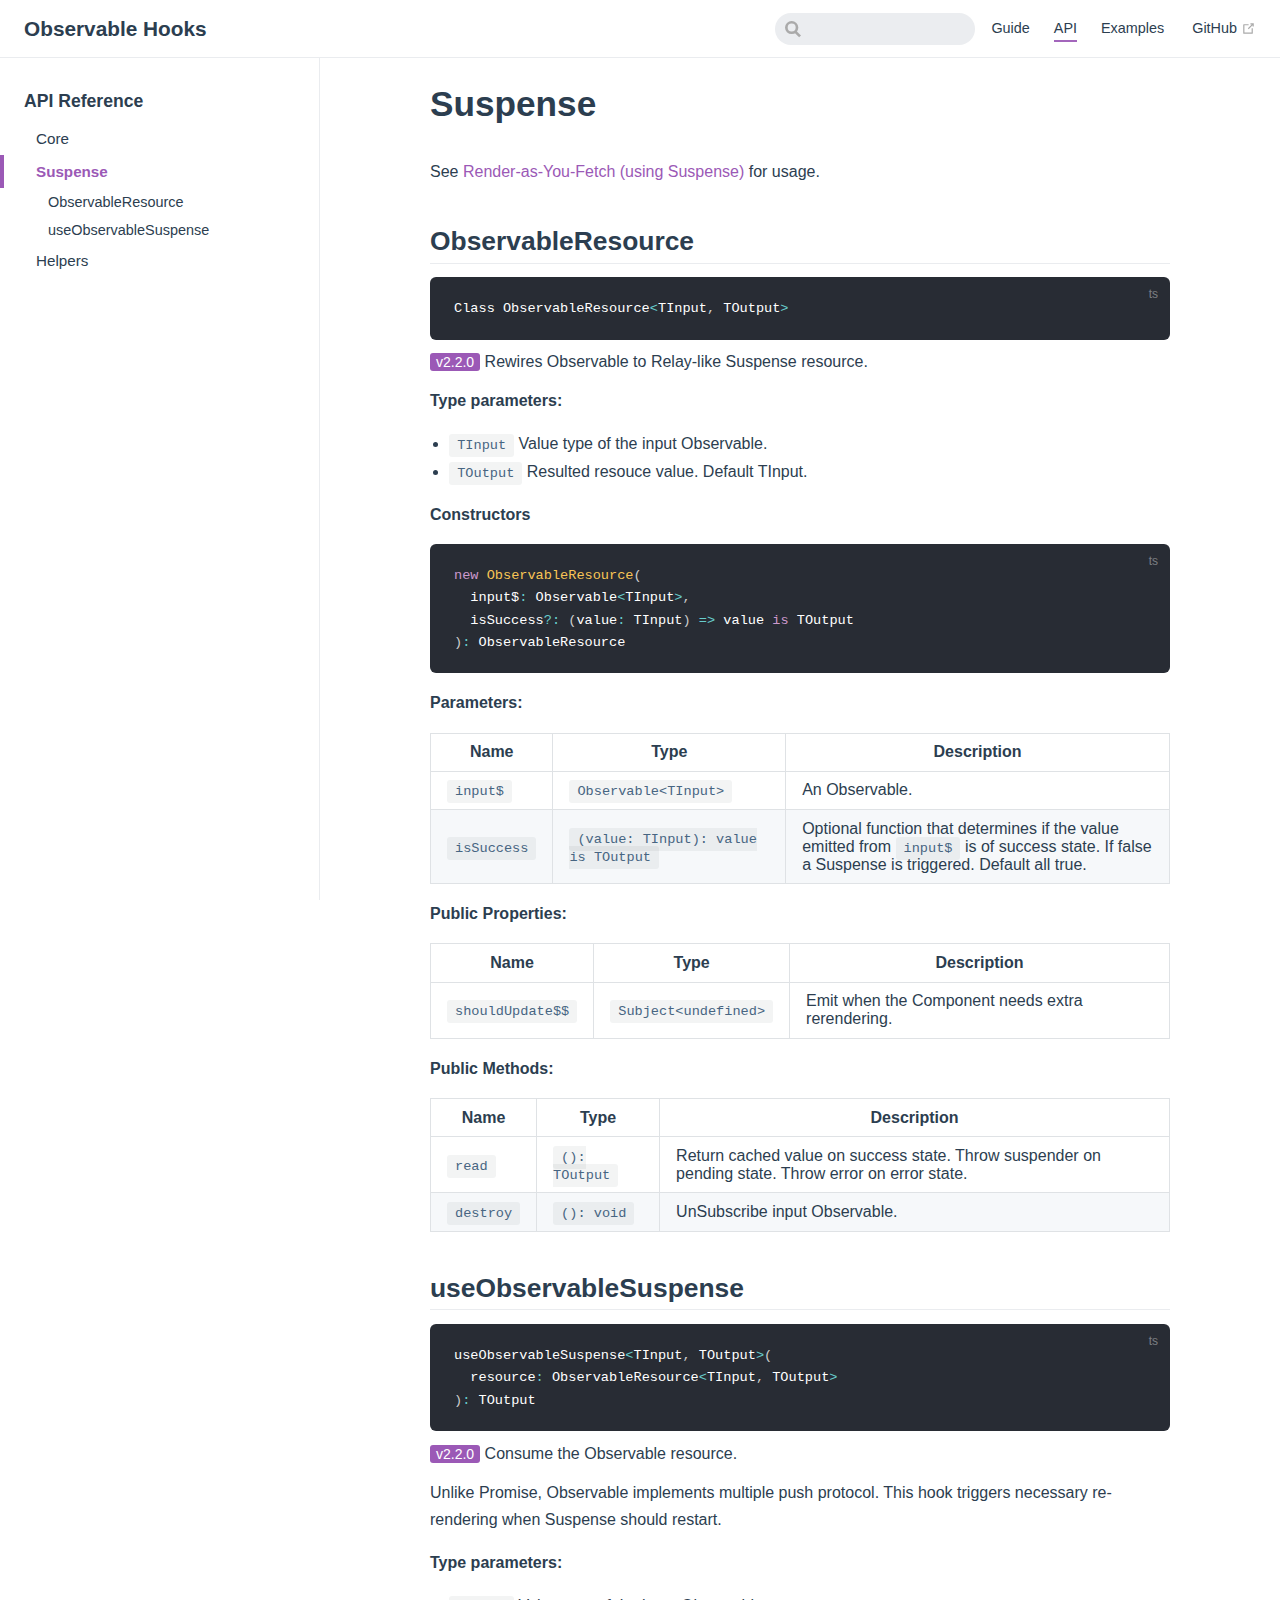
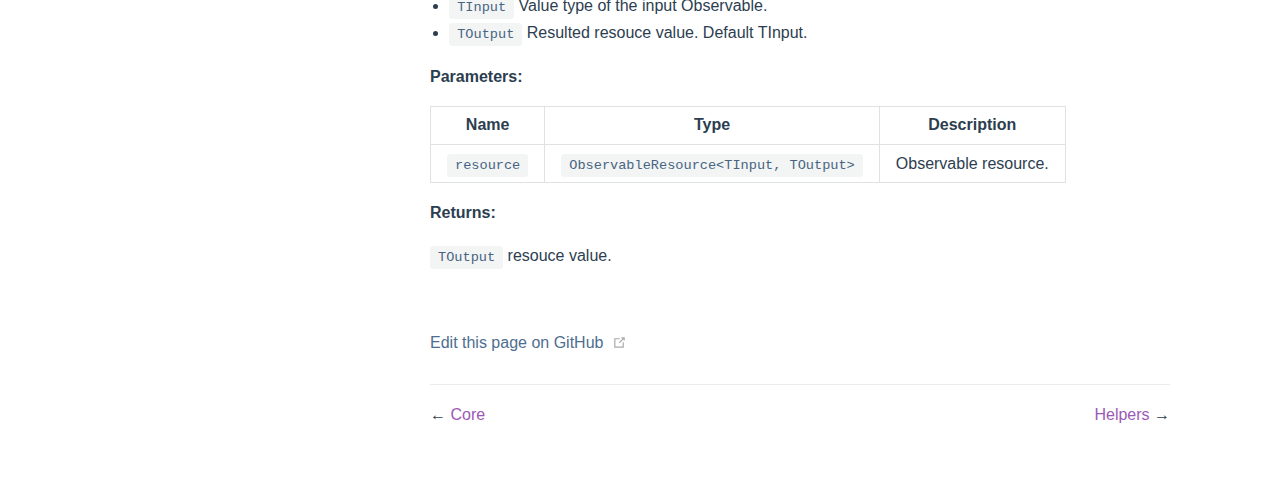
<file: api/suspense.html>
<!DOCTYPE html>
<html lang="en-US">
  <head>
    <meta charset="utf-8">
    <meta name="viewport" content="width=device-width,initial-scale=1">
    <title>Suspense | Observable Hooks</title>
    <meta name="description" content="React hooks for RxJS Observables. Simple, flexible, testable and performant.">
    <meta name="generator" content="VuePress 1.3.1">
    <link rel="apple-touch-icon" sizes="57x57" href="/icons/apple-icon-57x57.png">
  <link rel="apple-touch-icon" sizes="60x60" href="/icons/apple-icon-60x60.png">
  <link rel="apple-touch-icon" sizes="72x72" href="/icons/apple-icon-72x72.png">
  <link rel="apple-touch-icon" sizes="76x76" href="/icons/apple-icon-76x76.png">
  <link rel="apple-touch-icon" sizes="114x114" href="/icons/apple-icon-114x114.png">
  <link rel="apple-touch-icon" sizes="120x120" href="/icons/apple-icon-120x120.png">
  <link rel="apple-touch-icon" sizes="144x144" href="/icons/apple-icon-144x144.png">
  <link rel="apple-touch-icon" sizes="152x152" href="/icons/apple-icon-152x152.png">
  <link rel="apple-touch-icon" sizes="180x180" href="/icons/apple-icon-180x180.png">
  <link rel="icon" type="image/png" sizes="192x192" href="/icons/android-icon-192x192.png">
  <link rel="icon" type="image/png" sizes="32x32" href="/icons/favicon-32x32.png">
  <link rel="icon" type="image/png" sizes="96x96" href="/icons/favicon-96x96.png">
  <link rel="icon" type="image/png" sizes="16x16" href="/icons/favicon-16x16.png">
  <link rel="manifest" href="/manifest.json">
  <meta name="msapplication-TileColor" content="#ffffff">
  <meta name="msapplication-TileImage" content="/icons/ms-icon-144x144.png">
  <meta name="theme-color" content="#9B59B6">
    
    <link rel="preload" href="/assets/css/0.styles.50069be7.css" as="style"><link rel="preload" href="/assets/js/app.2600191b.js" as="script"><link rel="preload" href="/assets/js/3.c8cfc7ab.js" as="script"><link rel="preload" href="/assets/js/11.167dcea9.js" as="script"><link rel="preload" href="/assets/js/5.52e4f033.js" as="script"><link rel="preload" href="/assets/js/4.ab8b6a84.js" as="script"><link rel="prefetch" href="/assets/js/10.d87a3d15.js"><link rel="prefetch" href="/assets/js/12.8708eaac.js"><link rel="prefetch" href="/assets/js/13.d8c8df4a.js"><link rel="prefetch" href="/assets/js/14.5918bfa9.js"><link rel="prefetch" href="/assets/js/15.bb8bfb1b.js"><link rel="prefetch" href="/assets/js/16.fb0217e8.js"><link rel="prefetch" href="/assets/js/17.9618772c.js"><link rel="prefetch" href="/assets/js/18.14f0072c.js"><link rel="prefetch" href="/assets/js/19.7ef56f63.js"><link rel="prefetch" href="/assets/js/6.043bf519.js"><link rel="prefetch" href="/assets/js/7.b2575579.js"><link rel="prefetch" href="/assets/js/8.528a034e.js"><link rel="prefetch" href="/assets/js/9.1976d09d.js"><link rel="prefetch" href="/assets/js/vendors~docsearch.bffca74e.js">
    <link rel="stylesheet" href="/assets/css/0.styles.50069be7.css">
  </head>
  <body>
    <div id="app" data-server-rendered="true"><div class="theme-container"><header class="navbar"><div class="sidebar-button"><svg xmlns="http://www.w3.org/2000/svg" aria-hidden="true" role="img" viewBox="0 0 448 512" class="icon"><path fill="currentColor" d="M436 124H12c-6.627 0-12-5.373-12-12V80c0-6.627 5.373-12 12-12h424c6.627 0 12 5.373 12 12v32c0 6.627-5.373 12-12 12zm0 160H12c-6.627 0-12-5.373-12-12v-32c0-6.627 5.373-12 12-12h424c6.627 0 12 5.373 12 12v32c0 6.627-5.373 12-12 12zm0 160H12c-6.627 0-12-5.373-12-12v-32c0-6.627 5.373-12 12-12h424c6.627 0 12 5.373 12 12v32c0 6.627-5.373 12-12 12z"></path></svg></div> <a href="/" class="home-link router-link-active"><!----> <span class="site-name">Observable Hooks</span></a> <div class="links"><form id="search-form" role="search" class="algolia-search-wrapper search-box"><input id="algolia-search-input" class="search-query"></form> <nav class="nav-links can-hide"><div class="nav-item"><a href="/guide/" class="nav-link">
  Guide
</a></div><div class="nav-item"><a href="/api/" class="nav-link router-link-active">
  API
</a></div><div class="nav-item"><a href="/examples/" class="nav-link">
  Examples
</a></div> <a href="https://github.com/crimx/observable-hooks" target="_blank" rel="noopener noreferrer" class="repo-link">
    GitHub
    <svg xmlns="http://www.w3.org/2000/svg" aria-hidden="true" x="0px" y="0px" viewBox="0 0 100 100" width="15" height="15" class="icon outbound"><path fill="currentColor" d="M18.8,85.1h56l0,0c2.2,0,4-1.8,4-4v-32h-8v28h-48v-48h28v-8h-32l0,0c-2.2,0-4,1.8-4,4v56C14.8,83.3,16.6,85.1,18.8,85.1z"></path> <polygon fill="currentColor" points="45.7,48.7 51.3,54.3 77.2,28.5 77.2,37.2 85.2,37.2 85.2,14.9 62.8,14.9 62.8,22.9 71.5,22.9"></polygon></svg></a></nav></div></header> <div class="sidebar-mask"></div> <aside class="sidebar"><nav class="nav-links"><div class="nav-item"><a href="/guide/" class="nav-link">
  Guide
</a></div><div class="nav-item"><a href="/api/" class="nav-link router-link-active">
  API
</a></div><div class="nav-item"><a href="/examples/" class="nav-link">
  Examples
</a></div> <a href="https://github.com/crimx/observable-hooks" target="_blank" rel="noopener noreferrer" class="repo-link">
    GitHub
    <svg xmlns="http://www.w3.org/2000/svg" aria-hidden="true" x="0px" y="0px" viewBox="0 0 100 100" width="15" height="15" class="icon outbound"><path fill="currentColor" d="M18.8,85.1h56l0,0c2.2,0,4-1.8,4-4v-32h-8v28h-48v-48h28v-8h-32l0,0c-2.2,0-4,1.8-4,4v56C14.8,83.3,16.6,85.1,18.8,85.1z"></path> <polygon fill="currentColor" points="45.7,48.7 51.3,54.3 77.2,28.5 77.2,37.2 85.2,37.2 85.2,14.9 62.8,14.9 62.8,22.9 71.5,22.9"></polygon></svg></a></nav>  <ul class="sidebar-links"><li><section class="sidebar-group depth-0"><p class="sidebar-heading open"><span>API Reference</span> <!----></p> <ul class="sidebar-links sidebar-group-items"><li><a href="/api/" class="sidebar-link">Core</a></li><li><a href="/api/suspense.html" class="active sidebar-link">Suspense</a><ul class="sidebar-sub-headers"><li class="sidebar-sub-header"><a href="/api/suspense.html#observableresource" class="sidebar-link">ObservableResource</a></li><li class="sidebar-sub-header"><a href="/api/suspense.html#useobservablesuspense" class="sidebar-link">useObservableSuspense</a></li></ul></li><li><a href="/api/helpers.html" class="sidebar-link">Helpers</a></li></ul></section></li></ul> </aside> <main class="page"> <div class="theme-default-content content__default"><h1 id="suspense"><a href="#suspense" class="header-anchor">#</a> Suspense</h1> <p>See <a href="/guide/render-as-you-fetch-suspense.html">Render-as-You-Fetch (using Suspense)</a> for usage.</p> <h2 id="observableresource"><a href="#observableresource" class="header-anchor">#</a> ObservableResource</h2> <div class="language-typescript extra-class"><pre class="language-typescript"><code>Class ObservableResource<span class="token operator">&lt;</span>TInput<span class="token punctuation">,</span> TOutput<span class="token operator">&gt;</span>
</code></pre></div><span class="badge tip" style="vertical-align:top;" data-v-15b7b770>v2.2.0</span> Rewires Observable to Relay-like Suspense resource.
<p><strong>Type parameters:</strong></p> <ul><li><code>TInput</code> Value type of the input Observable.</li> <li><code>TOutput</code> Resulted resouce value. Default TInput.</li></ul> <p><strong>Constructors</strong></p> <div class="language-typescript extra-class"><pre class="language-typescript"><code><span class="token keyword">new</span> <span class="token class-name">ObservableResource</span><span class="token punctuation">(</span>
  input$<span class="token operator">:</span> Observable<span class="token operator">&lt;</span>TInput<span class="token operator">&gt;</span><span class="token punctuation">,</span>
  isSuccess<span class="token operator">?</span><span class="token operator">:</span> <span class="token punctuation">(</span><span class="token parameter">value<span class="token operator">:</span> TInput</span><span class="token punctuation">)</span> <span class="token operator">=&gt;</span> value <span class="token keyword">is</span> TOutput
<span class="token punctuation">)</span><span class="token operator">:</span> ObservableResource
</code></pre></div><p><strong>Parameters:</strong></p> <table><thead><tr><th>Name</th> <th>Type</th> <th>Description</th></tr></thead> <tbody><tr><td><code>input$</code></td> <td><code>Observable&lt;TInput&gt;</code></td> <td>An Observable.</td></tr> <tr><td><code>isSuccess</code></td> <td><code>(value: TInput): value is TOutput</code></td> <td>Optional function that determines if the value emitted from <code>input$</code> is of success state. If false a Suspense is triggered. Default all true.</td></tr></tbody></table> <p><strong>Public Properties:</strong></p> <table><thead><tr><th>Name</th> <th>Type</th> <th>Description</th></tr></thead> <tbody><tr><td><code>shouldUpdate$$</code></td> <td><code>Subject&lt;undefined&gt;</code></td> <td>Emit when the Component needs extra rerendering.</td></tr></tbody></table> <p><strong>Public Methods:</strong></p> <table><thead><tr><th>Name</th> <th>Type</th> <th>Description</th></tr></thead> <tbody><tr><td><code>read</code></td> <td><code>(): TOutput</code></td> <td>Return cached value on success state. Throw suspender on pending state. Throw error on error state.</td></tr> <tr><td><code>destroy</code></td> <td><code>(): void</code></td> <td>UnSubscribe input Observable.</td></tr></tbody></table> <h2 id="useobservablesuspense"><a href="#useobservablesuspense" class="header-anchor">#</a> useObservableSuspense</h2> <div class="language-typescript extra-class"><pre class="language-typescript"><code>useObservableSuspense<span class="token operator">&lt;</span>TInput<span class="token punctuation">,</span> TOutput<span class="token operator">&gt;</span><span class="token punctuation">(</span>
  resource<span class="token operator">:</span> ObservableResource<span class="token operator">&lt;</span>TInput<span class="token punctuation">,</span> TOutput<span class="token operator">&gt;</span>
<span class="token punctuation">)</span><span class="token operator">:</span> TOutput
</code></pre></div><span class="badge tip" style="vertical-align:top;" data-v-15b7b770>v2.2.0</span> Consume the Observable resource.
<p>Unlike Promise, Observable implements multiple push protocol.
This hook triggers necessary re-rendering when Suspense should restart.</p> <p><strong>Type parameters:</strong></p> <ul><li><code>TInput</code> Value type of the input Observable.</li> <li><code>TOutput</code> Resulted resouce value. Default TInput.</li></ul> <p><strong>Parameters:</strong></p> <table><thead><tr><th>Name</th> <th>Type</th> <th>Description</th></tr></thead> <tbody><tr><td><code>resource</code></td> <td><code>ObservableResource&lt;TInput, TOutput&gt;</code></td> <td>Observable resource.</td></tr></tbody></table> <p><strong>Returns:</strong></p> <p><code>TOutput</code> resouce value.</p></div> <footer class="page-edit"><div class="edit-link"><a href="https://github.com/crimx/observable-hooks/edit/master/docs/api/suspense.md" target="_blank" rel="noopener noreferrer">Edit this page on GitHub</a> <svg xmlns="http://www.w3.org/2000/svg" aria-hidden="true" x="0px" y="0px" viewBox="0 0 100 100" width="15" height="15" class="icon outbound"><path fill="currentColor" d="M18.8,85.1h56l0,0c2.2,0,4-1.8,4-4v-32h-8v28h-48v-48h28v-8h-32l0,0c-2.2,0-4,1.8-4,4v56C14.8,83.3,16.6,85.1,18.8,85.1z"></path> <polygon fill="currentColor" points="45.7,48.7 51.3,54.3 77.2,28.5 77.2,37.2 85.2,37.2 85.2,14.9 62.8,14.9 62.8,22.9 71.5,22.9"></polygon></svg></div> <!----></footer> <div class="page-nav"><p class="inner"><span class="prev">
      ←
      <a href="/api/" class="prev router-link-active">
        Core
      </a></span> <span class="next"><a href="/api/helpers.html">
        Helpers
      </a>
      →
    </span></p></div> </main></div><div class="global-ui"><!----></div></div>
    <script src="/assets/js/app.2600191b.js" defer></script><script src="/assets/js/3.c8cfc7ab.js" defer></script><script src="/assets/js/11.167dcea9.js" defer></script><script src="/assets/js/5.52e4f033.js" defer></script><script src="/assets/js/4.ab8b6a84.js" defer></script>
  </body>
</html>
</file>
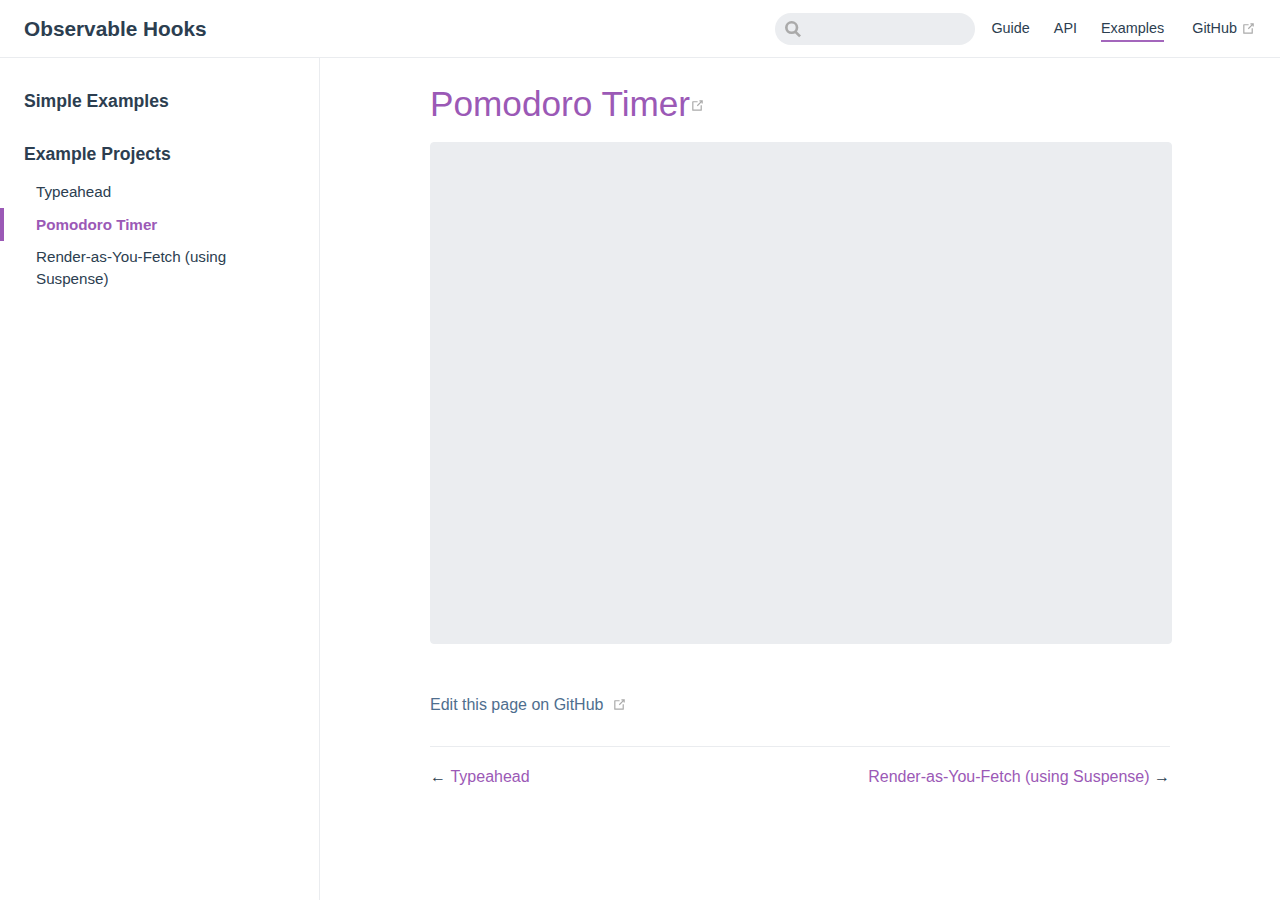
<file: examples/pomodoro-timer.html>
<!DOCTYPE html>
<html lang="en-US">
  <head>
    <meta charset="utf-8">
    <meta name="viewport" content="width=device-width,initial-scale=1">
    <title>Pomodoro Timer | Observable Hooks</title>
    <meta name="description" content="React hooks for RxJS Observables. Simple, flexible, testable and performant.">
    <meta name="generator" content="VuePress 1.3.1">
    <link rel="apple-touch-icon" sizes="57x57" href="/icons/apple-icon-57x57.png">
  <link rel="apple-touch-icon" sizes="60x60" href="/icons/apple-icon-60x60.png">
  <link rel="apple-touch-icon" sizes="72x72" href="/icons/apple-icon-72x72.png">
  <link rel="apple-touch-icon" sizes="76x76" href="/icons/apple-icon-76x76.png">
  <link rel="apple-touch-icon" sizes="114x114" href="/icons/apple-icon-114x114.png">
  <link rel="apple-touch-icon" sizes="120x120" href="/icons/apple-icon-120x120.png">
  <link rel="apple-touch-icon" sizes="144x144" href="/icons/apple-icon-144x144.png">
  <link rel="apple-touch-icon" sizes="152x152" href="/icons/apple-icon-152x152.png">
  <link rel="apple-touch-icon" sizes="180x180" href="/icons/apple-icon-180x180.png">
  <link rel="icon" type="image/png" sizes="192x192" href="/icons/android-icon-192x192.png">
  <link rel="icon" type="image/png" sizes="32x32" href="/icons/favicon-32x32.png">
  <link rel="icon" type="image/png" sizes="96x96" href="/icons/favicon-96x96.png">
  <link rel="icon" type="image/png" sizes="16x16" href="/icons/favicon-16x16.png">
  <link rel="manifest" href="/manifest.json">
  <meta name="msapplication-TileColor" content="#ffffff">
  <meta name="msapplication-TileImage" content="/icons/ms-icon-144x144.png">
  <meta name="theme-color" content="#9B59B6">
    
    <link rel="preload" href="/assets/css/0.styles.50069be7.css" as="style"><link rel="preload" href="/assets/js/app.2600191b.js" as="script"><link rel="preload" href="/assets/js/3.c8cfc7ab.js" as="script"><link rel="preload" href="/assets/js/16.fb0217e8.js" as="script"><link rel="preload" href="/assets/js/4.ab8b6a84.js" as="script"><link rel="prefetch" href="/assets/js/10.d87a3d15.js"><link rel="prefetch" href="/assets/js/11.167dcea9.js"><link rel="prefetch" href="/assets/js/12.8708eaac.js"><link rel="prefetch" href="/assets/js/13.d8c8df4a.js"><link rel="prefetch" href="/assets/js/14.5918bfa9.js"><link rel="prefetch" href="/assets/js/15.bb8bfb1b.js"><link rel="prefetch" href="/assets/js/17.9618772c.js"><link rel="prefetch" href="/assets/js/18.14f0072c.js"><link rel="prefetch" href="/assets/js/19.7ef56f63.js"><link rel="prefetch" href="/assets/js/5.52e4f033.js"><link rel="prefetch" href="/assets/js/6.043bf519.js"><link rel="prefetch" href="/assets/js/7.b2575579.js"><link rel="prefetch" href="/assets/js/8.528a034e.js"><link rel="prefetch" href="/assets/js/9.1976d09d.js"><link rel="prefetch" href="/assets/js/vendors~docsearch.bffca74e.js">
    <link rel="stylesheet" href="/assets/css/0.styles.50069be7.css">
  </head>
  <body>
    <div id="app" data-server-rendered="true"><div class="theme-container"><header class="navbar"><div class="sidebar-button"><svg xmlns="http://www.w3.org/2000/svg" aria-hidden="true" role="img" viewBox="0 0 448 512" class="icon"><path fill="currentColor" d="M436 124H12c-6.627 0-12-5.373-12-12V80c0-6.627 5.373-12 12-12h424c6.627 0 12 5.373 12 12v32c0 6.627-5.373 12-12 12zm0 160H12c-6.627 0-12-5.373-12-12v-32c0-6.627 5.373-12 12-12h424c6.627 0 12 5.373 12 12v32c0 6.627-5.373 12-12 12zm0 160H12c-6.627 0-12-5.373-12-12v-32c0-6.627 5.373-12 12-12h424c6.627 0 12 5.373 12 12v32c0 6.627-5.373 12-12 12z"></path></svg></div> <a href="/" class="home-link router-link-active"><!----> <span class="site-name">Observable Hooks</span></a> <div class="links"><form id="search-form" role="search" class="algolia-search-wrapper search-box"><input id="algolia-search-input" class="search-query"></form> <nav class="nav-links can-hide"><div class="nav-item"><a href="/guide/" class="nav-link">
  Guide
</a></div><div class="nav-item"><a href="/api/" class="nav-link">
  API
</a></div><div class="nav-item"><a href="/examples/" class="nav-link router-link-active">
  Examples
</a></div> <a href="https://github.com/crimx/observable-hooks" target="_blank" rel="noopener noreferrer" class="repo-link">
    GitHub
    <svg xmlns="http://www.w3.org/2000/svg" aria-hidden="true" x="0px" y="0px" viewBox="0 0 100 100" width="15" height="15" class="icon outbound"><path fill="currentColor" d="M18.8,85.1h56l0,0c2.2,0,4-1.8,4-4v-32h-8v28h-48v-48h28v-8h-32l0,0c-2.2,0-4,1.8-4,4v56C14.8,83.3,16.6,85.1,18.8,85.1z"></path> <polygon fill="currentColor" points="45.7,48.7 51.3,54.3 77.2,28.5 77.2,37.2 85.2,37.2 85.2,14.9 62.8,14.9 62.8,22.9 71.5,22.9"></polygon></svg></a></nav></div></header> <div class="sidebar-mask"></div> <aside class="sidebar"><nav class="nav-links"><div class="nav-item"><a href="/guide/" class="nav-link">
  Guide
</a></div><div class="nav-item"><a href="/api/" class="nav-link">
  API
</a></div><div class="nav-item"><a href="/examples/" class="nav-link router-link-active">
  Examples
</a></div> <a href="https://github.com/crimx/observable-hooks" target="_blank" rel="noopener noreferrer" class="repo-link">
    GitHub
    <svg xmlns="http://www.w3.org/2000/svg" aria-hidden="true" x="0px" y="0px" viewBox="0 0 100 100" width="15" height="15" class="icon outbound"><path fill="currentColor" d="M18.8,85.1h56l0,0c2.2,0,4-1.8,4-4v-32h-8v28h-48v-48h28v-8h-32l0,0c-2.2,0-4,1.8-4,4v56C14.8,83.3,16.6,85.1,18.8,85.1z"></path> <polygon fill="currentColor" points="45.7,48.7 51.3,54.3 77.2,28.5 77.2,37.2 85.2,37.2 85.2,14.9 62.8,14.9 62.8,22.9 71.5,22.9"></polygon></svg></a></nav>  <ul class="sidebar-links"><li><a href="/examples/" class="sidebar-link">Simple Examples</a></li><li><section class="sidebar-group depth-0"><p class="sidebar-heading open"><span>Example Projects</span> <!----></p> <ul class="sidebar-links sidebar-group-items"><li><a href="/examples/typeahead.html" class="sidebar-link">Typeahead</a></li><li><a href="/examples/pomodoro-timer.html" class="active sidebar-link">Pomodoro Timer</a></li><li><a href="/examples/suspense.html" class="sidebar-link">Render-as-You-Fetch (using Suspense)</a></li></ul></section></li></ul> </aside> <main class="page"> <div class="theme-default-content content__default"><h1 id="pomodoro-timer"><a href="#pomodoro-timer" class="header-anchor">#</a> <a href="https://github.com/crimx/observable-hooks/tree/master/examples/pomodoro-timer" target="_blank" rel="noopener noreferrer">Pomodoro Timer<svg xmlns="http://www.w3.org/2000/svg" aria-hidden="true" x="0px" y="0px" viewBox="0 0 100 100" width="15" height="15" class="icon outbound"><path fill="currentColor" d="M18.8,85.1h56l0,0c2.2,0,4-1.8,4-4v-32h-8v28h-48v-48h28v-8h-32l0,0c-2.2,0-4,1.8-4,4v56C14.8,83.3,16.6,85.1,18.8,85.1z"></path> <polygon fill="currentColor" points="45.7,48.7 51.3,54.3 77.2,28.5 77.2,37.2 85.2,37.2 85.2,14.9 62.8,14.9 62.8,22.9 71.5,22.9"></polygon></svg></a></h1> <iframe title="vigorous-mirzakhani-684bw" allow="geolocation; microphone; camera; midi; vr; accelerometer; gyroscope; payment; ambient-light-sensor; encrypted-media; usb" sandbox="allow-modals allow-forms allow-popups allow-scripts allow-same-origin" src="https://codesandbox.io/embed/github/crimx/observable-hooks/tree/master/examples/pomodoro-timer?autoresize=1&amp;fontsize=14&amp;hidenavigation=1&amp;theme=dark" style="width:100%;height:500px;border:1px solid #ebedf0;background-color:#ebedf0;border-radius:4px;overflow:hidden;"></iframe></div> <footer class="page-edit"><div class="edit-link"><a href="https://github.com/crimx/observable-hooks/edit/master/docs/../examples/pomodoro-timer/README.md" target="_blank" rel="noopener noreferrer">Edit this page on GitHub</a> <svg xmlns="http://www.w3.org/2000/svg" aria-hidden="true" x="0px" y="0px" viewBox="0 0 100 100" width="15" height="15" class="icon outbound"><path fill="currentColor" d="M18.8,85.1h56l0,0c2.2,0,4-1.8,4-4v-32h-8v28h-48v-48h28v-8h-32l0,0c-2.2,0-4,1.8-4,4v56C14.8,83.3,16.6,85.1,18.8,85.1z"></path> <polygon fill="currentColor" points="45.7,48.7 51.3,54.3 77.2,28.5 77.2,37.2 85.2,37.2 85.2,14.9 62.8,14.9 62.8,22.9 71.5,22.9"></polygon></svg></div> <!----></footer> <div class="page-nav"><p class="inner"><span class="prev">
      ←
      <a href="/examples/typeahead.html" class="prev">
        Typeahead
      </a></span> <span class="next"><a href="/examples/suspense.html">
        Render-as-You-Fetch (using Suspense)
      </a>
      →
    </span></p></div> </main></div><div class="global-ui"><!----></div></div>
    <script src="/assets/js/app.2600191b.js" defer></script><script src="/assets/js/3.c8cfc7ab.js" defer></script><script src="/assets/js/16.fb0217e8.js" defer></script><script src="/assets/js/4.ab8b6a84.js" defer></script>
  </body>
</html>
</file>
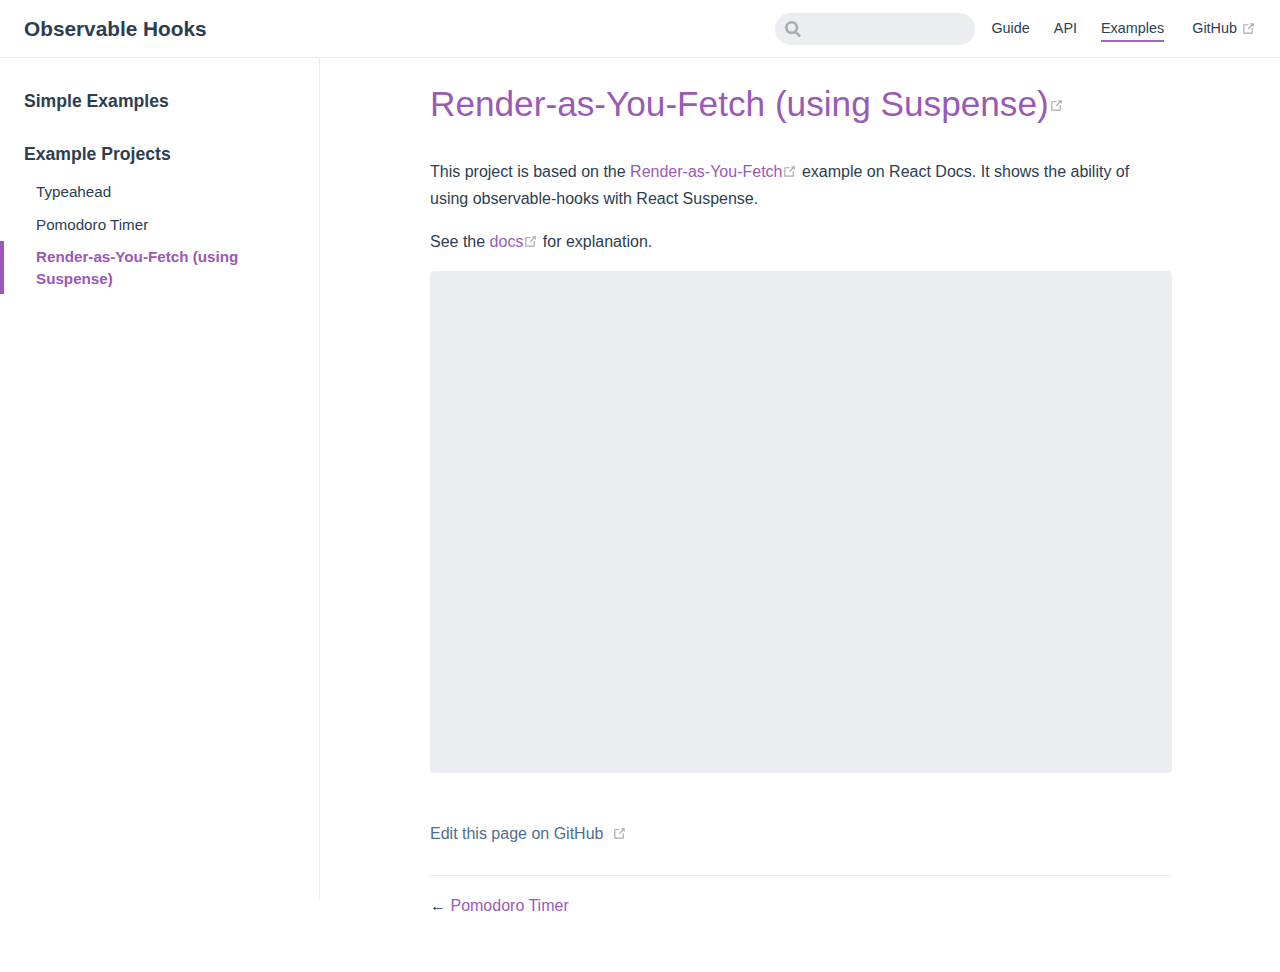
<file: examples/suspense.html>
<!DOCTYPE html>
<html lang="en-US">
  <head>
    <meta charset="utf-8">
    <meta name="viewport" content="width=device-width,initial-scale=1">
    <title>Render-as-You-Fetch (using Suspense) | Observable Hooks</title>
    <meta name="description" content="React hooks for RxJS Observables. Simple, flexible, testable and performant.">
    <meta name="generator" content="VuePress 1.3.1">
    <link rel="apple-touch-icon" sizes="57x57" href="/icons/apple-icon-57x57.png">
  <link rel="apple-touch-icon" sizes="60x60" href="/icons/apple-icon-60x60.png">
  <link rel="apple-touch-icon" sizes="72x72" href="/icons/apple-icon-72x72.png">
  <link rel="apple-touch-icon" sizes="76x76" href="/icons/apple-icon-76x76.png">
  <link rel="apple-touch-icon" sizes="114x114" href="/icons/apple-icon-114x114.png">
  <link rel="apple-touch-icon" sizes="120x120" href="/icons/apple-icon-120x120.png">
  <link rel="apple-touch-icon" sizes="144x144" href="/icons/apple-icon-144x144.png">
  <link rel="apple-touch-icon" sizes="152x152" href="/icons/apple-icon-152x152.png">
  <link rel="apple-touch-icon" sizes="180x180" href="/icons/apple-icon-180x180.png">
  <link rel="icon" type="image/png" sizes="192x192" href="/icons/android-icon-192x192.png">
  <link rel="icon" type="image/png" sizes="32x32" href="/icons/favicon-32x32.png">
  <link rel="icon" type="image/png" sizes="96x96" href="/icons/favicon-96x96.png">
  <link rel="icon" type="image/png" sizes="16x16" href="/icons/favicon-16x16.png">
  <link rel="manifest" href="/manifest.json">
  <meta name="msapplication-TileColor" content="#ffffff">
  <meta name="msapplication-TileImage" content="/icons/ms-icon-144x144.png">
  <meta name="theme-color" content="#9B59B6">
    
    <link rel="preload" href="/assets/css/0.styles.50069be7.css" as="style"><link rel="preload" href="/assets/js/app.2600191b.js" as="script"><link rel="preload" href="/assets/js/3.c8cfc7ab.js" as="script"><link rel="preload" href="/assets/js/17.9618772c.js" as="script"><link rel="preload" href="/assets/js/4.ab8b6a84.js" as="script"><link rel="prefetch" href="/assets/js/10.d87a3d15.js"><link rel="prefetch" href="/assets/js/11.167dcea9.js"><link rel="prefetch" href="/assets/js/12.8708eaac.js"><link rel="prefetch" href="/assets/js/13.d8c8df4a.js"><link rel="prefetch" href="/assets/js/14.5918bfa9.js"><link rel="prefetch" href="/assets/js/15.bb8bfb1b.js"><link rel="prefetch" href="/assets/js/16.fb0217e8.js"><link rel="prefetch" href="/assets/js/18.14f0072c.js"><link rel="prefetch" href="/assets/js/19.7ef56f63.js"><link rel="prefetch" href="/assets/js/5.52e4f033.js"><link rel="prefetch" href="/assets/js/6.043bf519.js"><link rel="prefetch" href="/assets/js/7.b2575579.js"><link rel="prefetch" href="/assets/js/8.528a034e.js"><link rel="prefetch" href="/assets/js/9.1976d09d.js"><link rel="prefetch" href="/assets/js/vendors~docsearch.bffca74e.js">
    <link rel="stylesheet" href="/assets/css/0.styles.50069be7.css">
  </head>
  <body>
    <div id="app" data-server-rendered="true"><div class="theme-container"><header class="navbar"><div class="sidebar-button"><svg xmlns="http://www.w3.org/2000/svg" aria-hidden="true" role="img" viewBox="0 0 448 512" class="icon"><path fill="currentColor" d="M436 124H12c-6.627 0-12-5.373-12-12V80c0-6.627 5.373-12 12-12h424c6.627 0 12 5.373 12 12v32c0 6.627-5.373 12-12 12zm0 160H12c-6.627 0-12-5.373-12-12v-32c0-6.627 5.373-12 12-12h424c6.627 0 12 5.373 12 12v32c0 6.627-5.373 12-12 12zm0 160H12c-6.627 0-12-5.373-12-12v-32c0-6.627 5.373-12 12-12h424c6.627 0 12 5.373 12 12v32c0 6.627-5.373 12-12 12z"></path></svg></div> <a href="/" class="home-link router-link-active"><!----> <span class="site-name">Observable Hooks</span></a> <div class="links"><form id="search-form" role="search" class="algolia-search-wrapper search-box"><input id="algolia-search-input" class="search-query"></form> <nav class="nav-links can-hide"><div class="nav-item"><a href="/guide/" class="nav-link">
  Guide
</a></div><div class="nav-item"><a href="/api/" class="nav-link">
  API
</a></div><div class="nav-item"><a href="/examples/" class="nav-link router-link-active">
  Examples
</a></div> <a href="https://github.com/crimx/observable-hooks" target="_blank" rel="noopener noreferrer" class="repo-link">
    GitHub
    <svg xmlns="http://www.w3.org/2000/svg" aria-hidden="true" x="0px" y="0px" viewBox="0 0 100 100" width="15" height="15" class="icon outbound"><path fill="currentColor" d="M18.8,85.1h56l0,0c2.2,0,4-1.8,4-4v-32h-8v28h-48v-48h28v-8h-32l0,0c-2.2,0-4,1.8-4,4v56C14.8,83.3,16.6,85.1,18.8,85.1z"></path> <polygon fill="currentColor" points="45.7,48.7 51.3,54.3 77.2,28.5 77.2,37.2 85.2,37.2 85.2,14.9 62.8,14.9 62.8,22.9 71.5,22.9"></polygon></svg></a></nav></div></header> <div class="sidebar-mask"></div> <aside class="sidebar"><nav class="nav-links"><div class="nav-item"><a href="/guide/" class="nav-link">
  Guide
</a></div><div class="nav-item"><a href="/api/" class="nav-link">
  API
</a></div><div class="nav-item"><a href="/examples/" class="nav-link router-link-active">
  Examples
</a></div> <a href="https://github.com/crimx/observable-hooks" target="_blank" rel="noopener noreferrer" class="repo-link">
    GitHub
    <svg xmlns="http://www.w3.org/2000/svg" aria-hidden="true" x="0px" y="0px" viewBox="0 0 100 100" width="15" height="15" class="icon outbound"><path fill="currentColor" d="M18.8,85.1h56l0,0c2.2,0,4-1.8,4-4v-32h-8v28h-48v-48h28v-8h-32l0,0c-2.2,0-4,1.8-4,4v56C14.8,83.3,16.6,85.1,18.8,85.1z"></path> <polygon fill="currentColor" points="45.7,48.7 51.3,54.3 77.2,28.5 77.2,37.2 85.2,37.2 85.2,14.9 62.8,14.9 62.8,22.9 71.5,22.9"></polygon></svg></a></nav>  <ul class="sidebar-links"><li><a href="/examples/" class="sidebar-link">Simple Examples</a></li><li><section class="sidebar-group depth-0"><p class="sidebar-heading open"><span>Example Projects</span> <!----></p> <ul class="sidebar-links sidebar-group-items"><li><a href="/examples/typeahead.html" class="sidebar-link">Typeahead</a></li><li><a href="/examples/pomodoro-timer.html" class="sidebar-link">Pomodoro Timer</a></li><li><a href="/examples/suspense.html" class="active sidebar-link">Render-as-You-Fetch (using Suspense)</a></li></ul></section></li></ul> </aside> <main class="page"> <div class="theme-default-content content__default"><h1 id="render-as-you-fetch-using-suspense"><a href="#render-as-you-fetch-using-suspense" class="header-anchor">#</a> <a href="https://github.com/crimx/observable-hooks/tree/master/examples/suspense" target="_blank" rel="noopener noreferrer">Render-as-You-Fetch (using Suspense)<svg xmlns="http://www.w3.org/2000/svg" aria-hidden="true" x="0px" y="0px" viewBox="0 0 100 100" width="15" height="15" class="icon outbound"><path fill="currentColor" d="M18.8,85.1h56l0,0c2.2,0,4-1.8,4-4v-32h-8v28h-48v-48h28v-8h-32l0,0c-2.2,0-4,1.8-4,4v56C14.8,83.3,16.6,85.1,18.8,85.1z"></path> <polygon fill="currentColor" points="45.7,48.7 51.3,54.3 77.2,28.5 77.2,37.2 85.2,37.2 85.2,14.9 62.8,14.9 62.8,22.9 71.5,22.9"></polygon></svg></a></h1> <p>This project is based on the <a href="https://reactjs.org/docs/concurrent-mode-suspense.html#approach-3-render-as-you-fetch-using-suspense" target="_blank" rel="noopener noreferrer">Render-as-You-Fetch<svg xmlns="http://www.w3.org/2000/svg" aria-hidden="true" x="0px" y="0px" viewBox="0 0 100 100" width="15" height="15" class="icon outbound"><path fill="currentColor" d="M18.8,85.1h56l0,0c2.2,0,4-1.8,4-4v-32h-8v28h-48v-48h28v-8h-32l0,0c-2.2,0-4,1.8-4,4v56C14.8,83.3,16.6,85.1,18.8,85.1z"></path> <polygon fill="currentColor" points="45.7,48.7 51.3,54.3 77.2,28.5 77.2,37.2 85.2,37.2 85.2,14.9 62.8,14.9 62.8,22.9 71.5,22.9"></polygon></svg></a> example on React Docs. It shows the ability of using observable-hooks with React Suspense.</p> <p>See the <a href="https://observable-hooks.js.org/guide/render-as-you-fetch-suspense.html" target="_blank" rel="noopener noreferrer">docs<svg xmlns="http://www.w3.org/2000/svg" aria-hidden="true" x="0px" y="0px" viewBox="0 0 100 100" width="15" height="15" class="icon outbound"><path fill="currentColor" d="M18.8,85.1h56l0,0c2.2,0,4-1.8,4-4v-32h-8v28h-48v-48h28v-8h-32l0,0c-2.2,0-4,1.8-4,4v56C14.8,83.3,16.6,85.1,18.8,85.1z"></path> <polygon fill="currentColor" points="45.7,48.7 51.3,54.3 77.2,28.5 77.2,37.2 85.2,37.2 85.2,14.9 62.8,14.9 62.8,22.9 71.5,22.9"></polygon></svg></a> for explanation.</p> <iframe title="vigorous-mirzakhani-684bw" allow="geolocation; microphone; camera; midi; vr; accelerometer; gyroscope; payment; ambient-light-sensor; encrypted-media; usb" sandbox="allow-modals allow-forms allow-popups allow-scripts allow-same-origin" src="https://codesandbox.io/embed/github/crimx/observable-hooks/tree/master/examples/suspense?autoresize=1&amp;fontsize=14&amp;hidenavigation=1&amp;theme=dark" style="width:100%;height:500px;border:1px solid #ebedf0;background-color:#ebedf0;border-radius:4px;overflow:hidden;"></iframe></div> <footer class="page-edit"><div class="edit-link"><a href="https://github.com/crimx/observable-hooks/edit/master/docs/../examples/suspense/README.md" target="_blank" rel="noopener noreferrer">Edit this page on GitHub</a> <svg xmlns="http://www.w3.org/2000/svg" aria-hidden="true" x="0px" y="0px" viewBox="0 0 100 100" width="15" height="15" class="icon outbound"><path fill="currentColor" d="M18.8,85.1h56l0,0c2.2,0,4-1.8,4-4v-32h-8v28h-48v-48h28v-8h-32l0,0c-2.2,0-4,1.8-4,4v56C14.8,83.3,16.6,85.1,18.8,85.1z"></path> <polygon fill="currentColor" points="45.7,48.7 51.3,54.3 77.2,28.5 77.2,37.2 85.2,37.2 85.2,14.9 62.8,14.9 62.8,22.9 71.5,22.9"></polygon></svg></div> <!----></footer> <div class="page-nav"><p class="inner"><span class="prev">
      ←
      <a href="/examples/pomodoro-timer.html" class="prev">
        Pomodoro Timer
      </a></span> <!----></p></div> </main></div><div class="global-ui"><!----></div></div>
    <script src="/assets/js/app.2600191b.js" defer></script><script src="/assets/js/3.c8cfc7ab.js" defer></script><script src="/assets/js/17.9618772c.js" defer></script><script src="/assets/js/4.ab8b6a84.js" defer></script>
  </body>
</html>
</file>
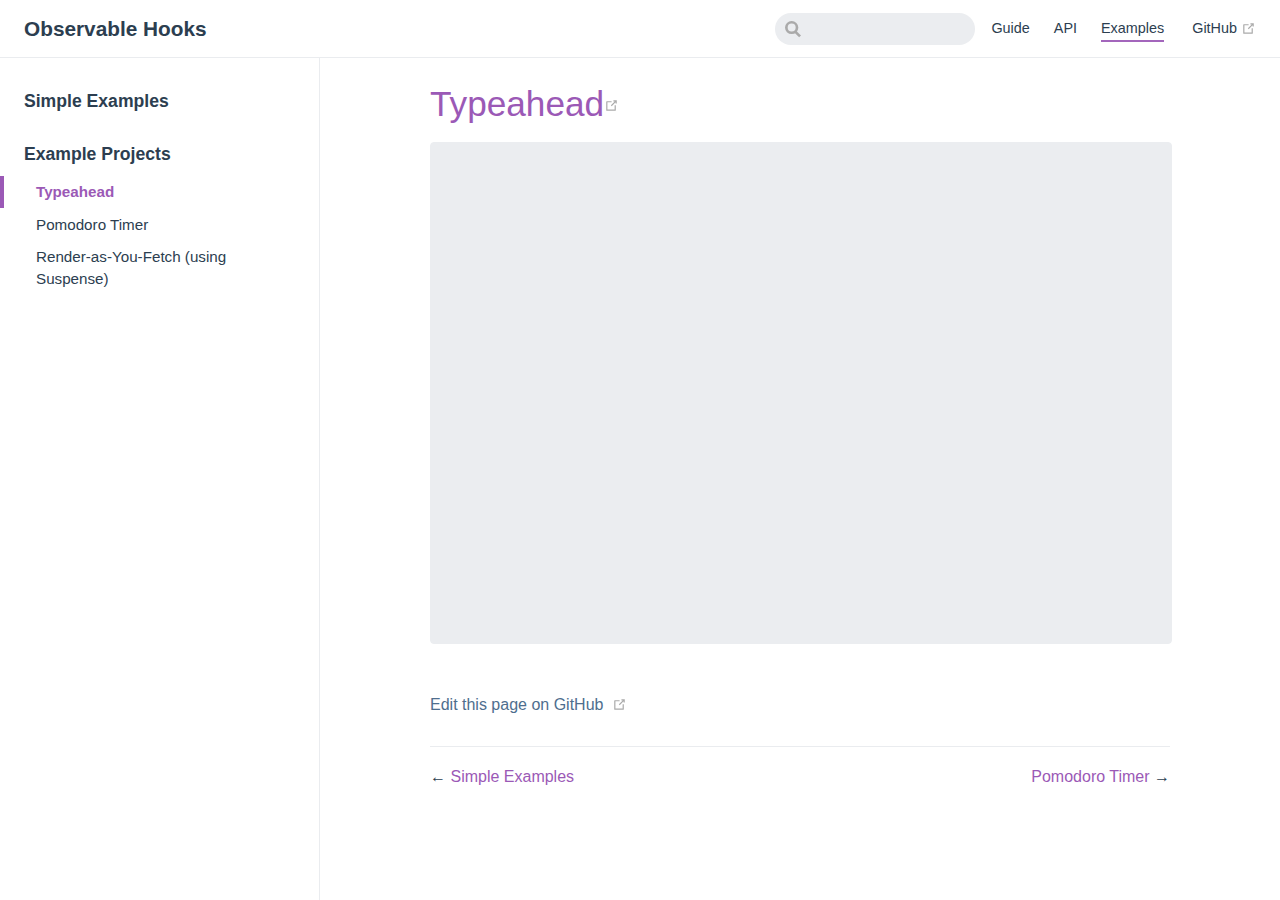
<file: examples/typeahead.html>
<!DOCTYPE html>
<html lang="en-US">
  <head>
    <meta charset="utf-8">
    <meta name="viewport" content="width=device-width,initial-scale=1">
    <title>Typeahead | Observable Hooks</title>
    <meta name="description" content="React hooks for RxJS Observables. Simple, flexible, testable and performant.">
    <meta name="generator" content="VuePress 1.3.1">
    <link rel="apple-touch-icon" sizes="57x57" href="/icons/apple-icon-57x57.png">
  <link rel="apple-touch-icon" sizes="60x60" href="/icons/apple-icon-60x60.png">
  <link rel="apple-touch-icon" sizes="72x72" href="/icons/apple-icon-72x72.png">
  <link rel="apple-touch-icon" sizes="76x76" href="/icons/apple-icon-76x76.png">
  <link rel="apple-touch-icon" sizes="114x114" href="/icons/apple-icon-114x114.png">
  <link rel="apple-touch-icon" sizes="120x120" href="/icons/apple-icon-120x120.png">
  <link rel="apple-touch-icon" sizes="144x144" href="/icons/apple-icon-144x144.png">
  <link rel="apple-touch-icon" sizes="152x152" href="/icons/apple-icon-152x152.png">
  <link rel="apple-touch-icon" sizes="180x180" href="/icons/apple-icon-180x180.png">
  <link rel="icon" type="image/png" sizes="192x192" href="/icons/android-icon-192x192.png">
  <link rel="icon" type="image/png" sizes="32x32" href="/icons/favicon-32x32.png">
  <link rel="icon" type="image/png" sizes="96x96" href="/icons/favicon-96x96.png">
  <link rel="icon" type="image/png" sizes="16x16" href="/icons/favicon-16x16.png">
  <link rel="manifest" href="/manifest.json">
  <meta name="msapplication-TileColor" content="#ffffff">
  <meta name="msapplication-TileImage" content="/icons/ms-icon-144x144.png">
  <meta name="theme-color" content="#9B59B6">
    
    <link rel="preload" href="/assets/css/0.styles.50069be7.css" as="style"><link rel="preload" href="/assets/js/app.2600191b.js" as="script"><link rel="preload" href="/assets/js/3.c8cfc7ab.js" as="script"><link rel="preload" href="/assets/js/18.14f0072c.js" as="script"><link rel="preload" href="/assets/js/4.ab8b6a84.js" as="script"><link rel="prefetch" href="/assets/js/10.d87a3d15.js"><link rel="prefetch" href="/assets/js/11.167dcea9.js"><link rel="prefetch" href="/assets/js/12.8708eaac.js"><link rel="prefetch" href="/assets/js/13.d8c8df4a.js"><link rel="prefetch" href="/assets/js/14.5918bfa9.js"><link rel="prefetch" href="/assets/js/15.bb8bfb1b.js"><link rel="prefetch" href="/assets/js/16.fb0217e8.js"><link rel="prefetch" href="/assets/js/17.9618772c.js"><link rel="prefetch" href="/assets/js/19.7ef56f63.js"><link rel="prefetch" href="/assets/js/5.52e4f033.js"><link rel="prefetch" href="/assets/js/6.043bf519.js"><link rel="prefetch" href="/assets/js/7.b2575579.js"><link rel="prefetch" href="/assets/js/8.528a034e.js"><link rel="prefetch" href="/assets/js/9.1976d09d.js"><link rel="prefetch" href="/assets/js/vendors~docsearch.bffca74e.js">
    <link rel="stylesheet" href="/assets/css/0.styles.50069be7.css">
  </head>
  <body>
    <div id="app" data-server-rendered="true"><div class="theme-container"><header class="navbar"><div class="sidebar-button"><svg xmlns="http://www.w3.org/2000/svg" aria-hidden="true" role="img" viewBox="0 0 448 512" class="icon"><path fill="currentColor" d="M436 124H12c-6.627 0-12-5.373-12-12V80c0-6.627 5.373-12 12-12h424c6.627 0 12 5.373 12 12v32c0 6.627-5.373 12-12 12zm0 160H12c-6.627 0-12-5.373-12-12v-32c0-6.627 5.373-12 12-12h424c6.627 0 12 5.373 12 12v32c0 6.627-5.373 12-12 12zm0 160H12c-6.627 0-12-5.373-12-12v-32c0-6.627 5.373-12 12-12h424c6.627 0 12 5.373 12 12v32c0 6.627-5.373 12-12 12z"></path></svg></div> <a href="/" class="home-link router-link-active"><!----> <span class="site-name">Observable Hooks</span></a> <div class="links"><form id="search-form" role="search" class="algolia-search-wrapper search-box"><input id="algolia-search-input" class="search-query"></form> <nav class="nav-links can-hide"><div class="nav-item"><a href="/guide/" class="nav-link">
  Guide
</a></div><div class="nav-item"><a href="/api/" class="nav-link">
  API
</a></div><div class="nav-item"><a href="/examples/" class="nav-link router-link-active">
  Examples
</a></div> <a href="https://github.com/crimx/observable-hooks" target="_blank" rel="noopener noreferrer" class="repo-link">
    GitHub
    <svg xmlns="http://www.w3.org/2000/svg" aria-hidden="true" x="0px" y="0px" viewBox="0 0 100 100" width="15" height="15" class="icon outbound"><path fill="currentColor" d="M18.8,85.1h56l0,0c2.2,0,4-1.8,4-4v-32h-8v28h-48v-48h28v-8h-32l0,0c-2.2,0-4,1.8-4,4v56C14.8,83.3,16.6,85.1,18.8,85.1z"></path> <polygon fill="currentColor" points="45.7,48.7 51.3,54.3 77.2,28.5 77.2,37.2 85.2,37.2 85.2,14.9 62.8,14.9 62.8,22.9 71.5,22.9"></polygon></svg></a></nav></div></header> <div class="sidebar-mask"></div> <aside class="sidebar"><nav class="nav-links"><div class="nav-item"><a href="/guide/" class="nav-link">
  Guide
</a></div><div class="nav-item"><a href="/api/" class="nav-link">
  API
</a></div><div class="nav-item"><a href="/examples/" class="nav-link router-link-active">
  Examples
</a></div> <a href="https://github.com/crimx/observable-hooks" target="_blank" rel="noopener noreferrer" class="repo-link">
    GitHub
    <svg xmlns="http://www.w3.org/2000/svg" aria-hidden="true" x="0px" y="0px" viewBox="0 0 100 100" width="15" height="15" class="icon outbound"><path fill="currentColor" d="M18.8,85.1h56l0,0c2.2,0,4-1.8,4-4v-32h-8v28h-48v-48h28v-8h-32l0,0c-2.2,0-4,1.8-4,4v56C14.8,83.3,16.6,85.1,18.8,85.1z"></path> <polygon fill="currentColor" points="45.7,48.7 51.3,54.3 77.2,28.5 77.2,37.2 85.2,37.2 85.2,14.9 62.8,14.9 62.8,22.9 71.5,22.9"></polygon></svg></a></nav>  <ul class="sidebar-links"><li><a href="/examples/" class="sidebar-link">Simple Examples</a></li><li><section class="sidebar-group depth-0"><p class="sidebar-heading open"><span>Example Projects</span> <!----></p> <ul class="sidebar-links sidebar-group-items"><li><a href="/examples/typeahead.html" class="active sidebar-link">Typeahead</a></li><li><a href="/examples/pomodoro-timer.html" class="sidebar-link">Pomodoro Timer</a></li><li><a href="/examples/suspense.html" class="sidebar-link">Render-as-You-Fetch (using Suspense)</a></li></ul></section></li></ul> </aside> <main class="page"> <div class="theme-default-content content__default"><h1 id="typeahead"><a href="#typeahead" class="header-anchor">#</a> <a href="https://github.com/crimx/observable-hooks/tree/master/examples/typeahead" target="_blank" rel="noopener noreferrer">Typeahead<svg xmlns="http://www.w3.org/2000/svg" aria-hidden="true" x="0px" y="0px" viewBox="0 0 100 100" width="15" height="15" class="icon outbound"><path fill="currentColor" d="M18.8,85.1h56l0,0c2.2,0,4-1.8,4-4v-32h-8v28h-48v-48h28v-8h-32l0,0c-2.2,0-4,1.8-4,4v56C14.8,83.3,16.6,85.1,18.8,85.1z"></path> <polygon fill="currentColor" points="45.7,48.7 51.3,54.3 77.2,28.5 77.2,37.2 85.2,37.2 85.2,14.9 62.8,14.9 62.8,22.9 71.5,22.9"></polygon></svg></a></h1> <iframe title="vigorous-mirzakhani-684bw" allow="geolocation; microphone; camera; midi; vr; accelerometer; gyroscope; payment; ambient-light-sensor; encrypted-media; usb" sandbox="allow-modals allow-forms allow-popups allow-scripts allow-same-origin" src="https://codesandbox.io/embed/github/crimx/observable-hooks/tree/master/examples/typeahead?autoresize=1&amp;fontsize=14&amp;hidenavigation=1&amp;theme=dark" style="width:100%;height:500px;border:1px solid #ebedf0;background-color:#ebedf0;border-radius:4px;overflow:hidden;"></iframe></div> <footer class="page-edit"><div class="edit-link"><a href="https://github.com/crimx/observable-hooks/edit/master/docs/../examples/typeahead/README.md" target="_blank" rel="noopener noreferrer">Edit this page on GitHub</a> <svg xmlns="http://www.w3.org/2000/svg" aria-hidden="true" x="0px" y="0px" viewBox="0 0 100 100" width="15" height="15" class="icon outbound"><path fill="currentColor" d="M18.8,85.1h56l0,0c2.2,0,4-1.8,4-4v-32h-8v28h-48v-48h28v-8h-32l0,0c-2.2,0-4,1.8-4,4v56C14.8,83.3,16.6,85.1,18.8,85.1z"></path> <polygon fill="currentColor" points="45.7,48.7 51.3,54.3 77.2,28.5 77.2,37.2 85.2,37.2 85.2,14.9 62.8,14.9 62.8,22.9 71.5,22.9"></polygon></svg></div> <!----></footer> <div class="page-nav"><p class="inner"><span class="prev">
      ←
      <a href="/examples/" class="prev router-link-active">
        Simple Examples
      </a></span> <span class="next"><a href="/examples/pomodoro-timer.html">
        Pomodoro Timer
      </a>
      →
    </span></p></div> </main></div><div class="global-ui"><!----></div></div>
    <script src="/assets/js/app.2600191b.js" defer></script><script src="/assets/js/3.c8cfc7ab.js" defer></script><script src="/assets/js/18.14f0072c.js" defer></script><script src="/assets/js/4.ab8b6a84.js" defer></script>
  </body>
</html>
</file>
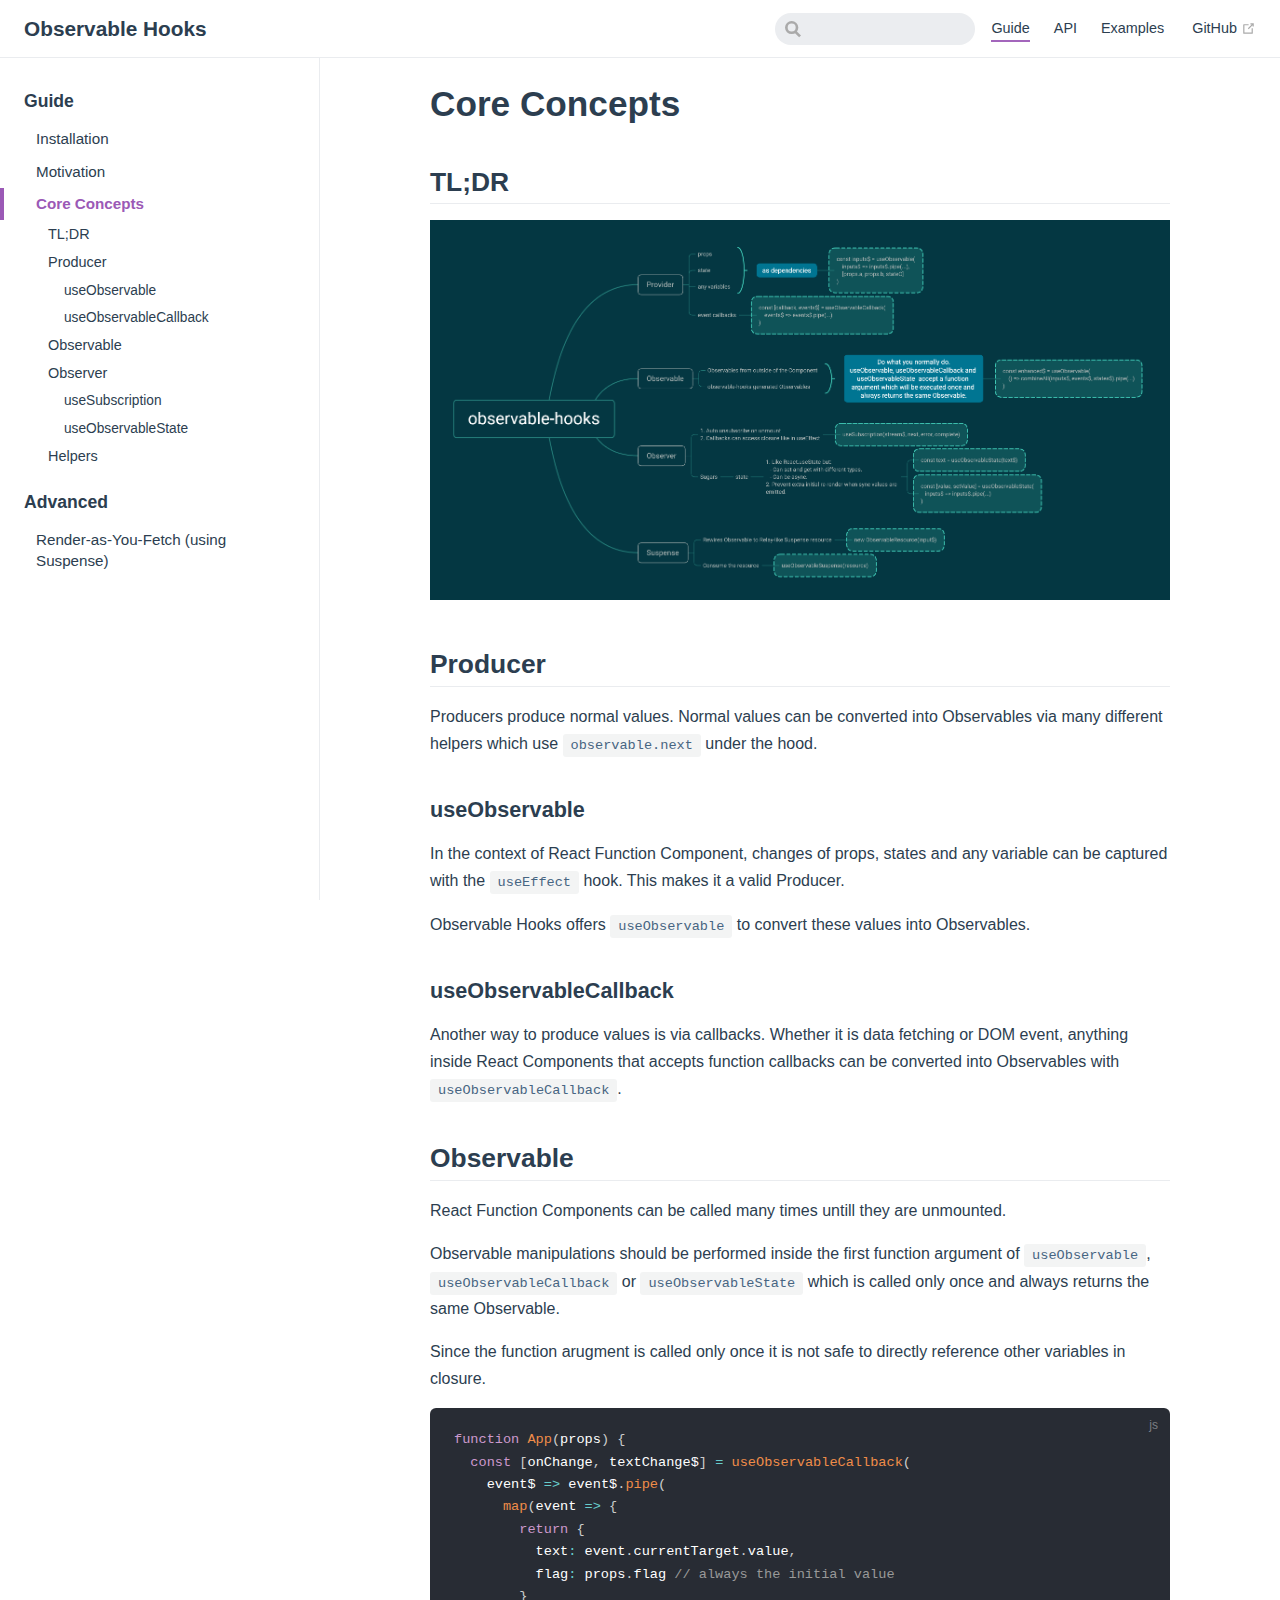
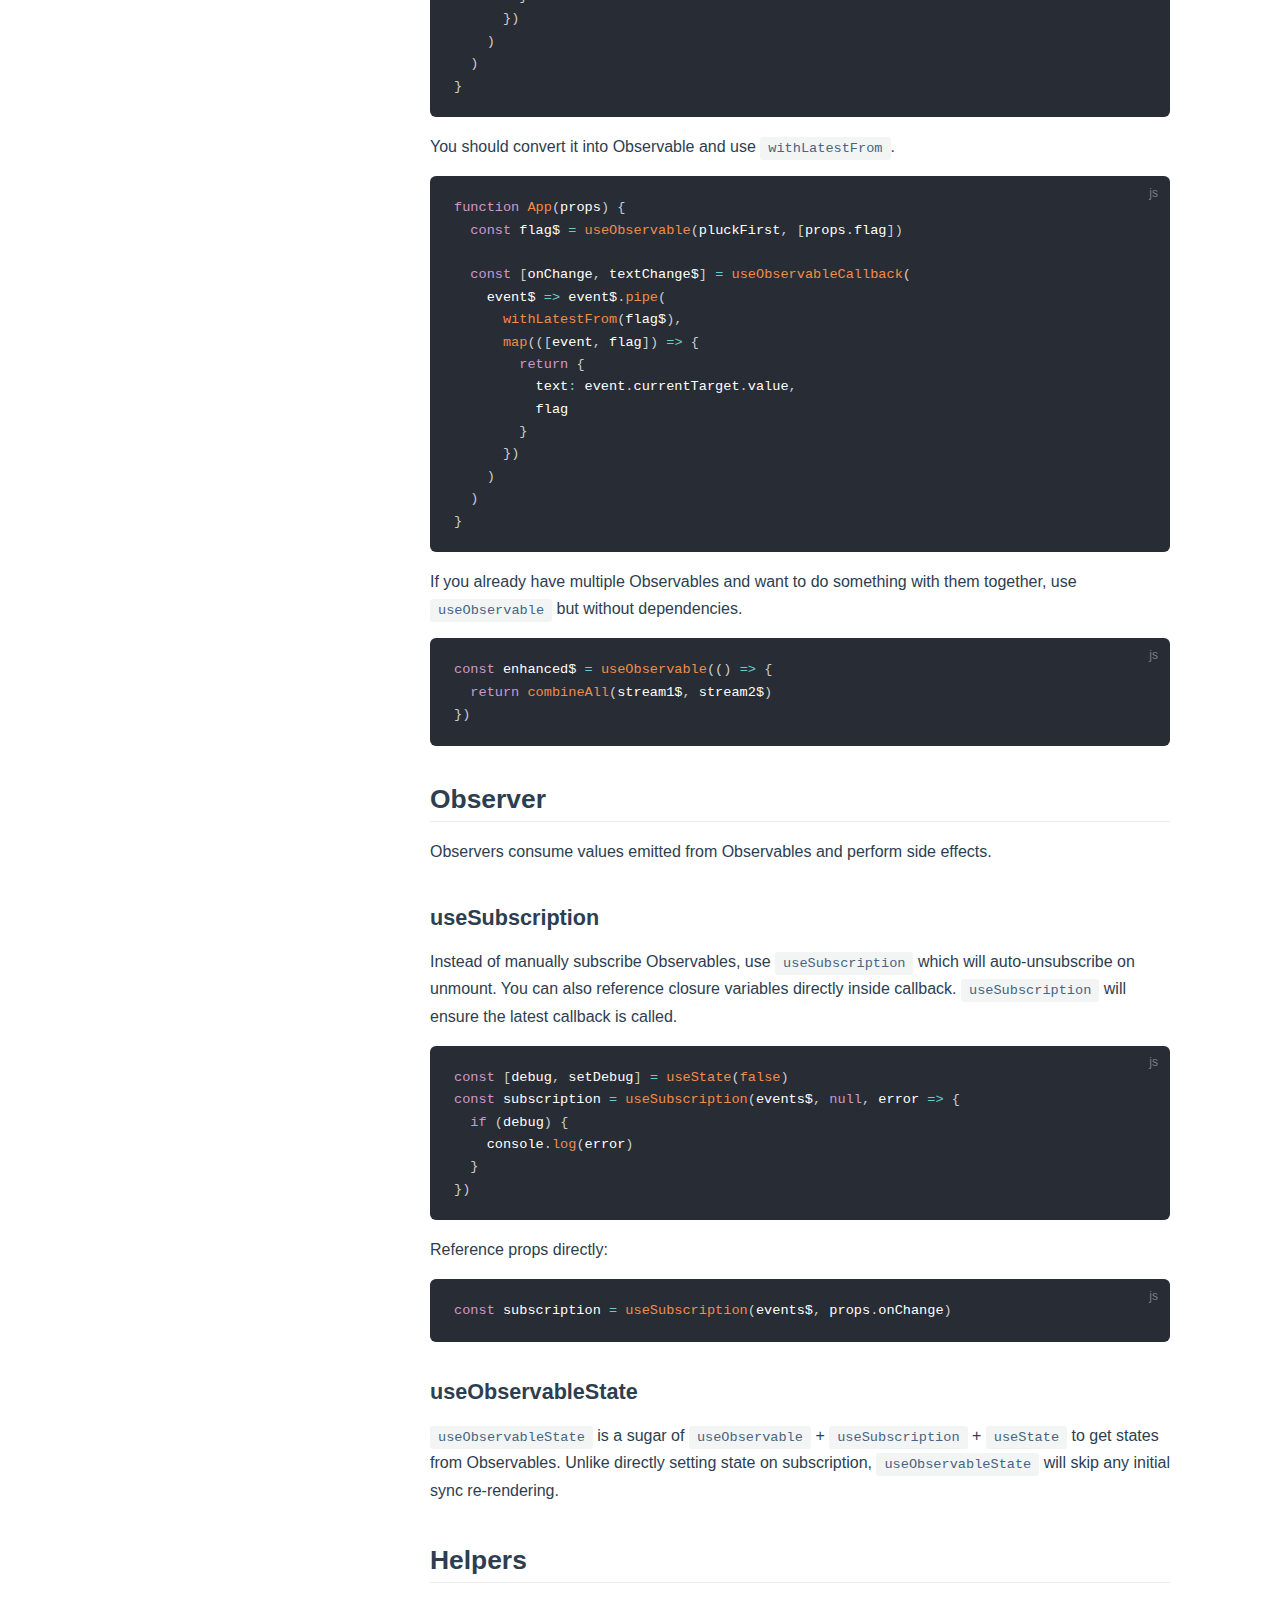
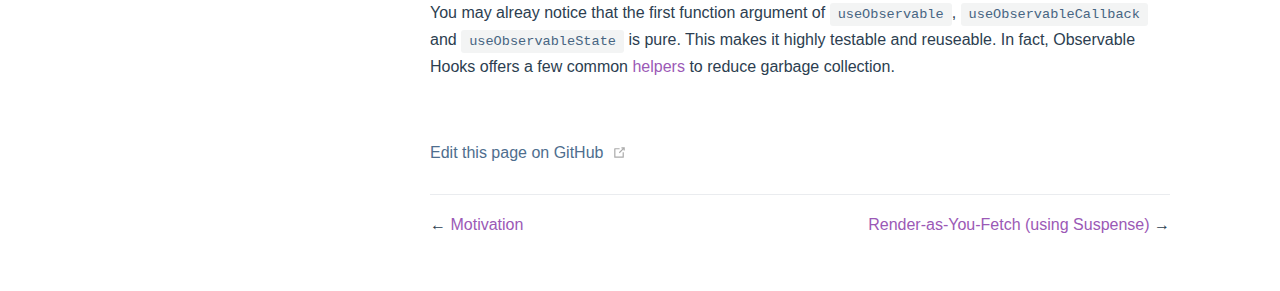
<file: guide/core-concepts.html>
<!DOCTYPE html>
<html lang="en-US">
  <head>
    <meta charset="utf-8">
    <meta name="viewport" content="width=device-width,initial-scale=1">
    <title>Core Concepts | Observable Hooks</title>
    <meta name="description" content="React hooks for RxJS Observables. Simple, flexible, testable and performant.">
    <meta name="generator" content="VuePress 1.3.1">
    <link rel="apple-touch-icon" sizes="57x57" href="/icons/apple-icon-57x57.png">
  <link rel="apple-touch-icon" sizes="60x60" href="/icons/apple-icon-60x60.png">
  <link rel="apple-touch-icon" sizes="72x72" href="/icons/apple-icon-72x72.png">
  <link rel="apple-touch-icon" sizes="76x76" href="/icons/apple-icon-76x76.png">
  <link rel="apple-touch-icon" sizes="114x114" href="/icons/apple-icon-114x114.png">
  <link rel="apple-touch-icon" sizes="120x120" href="/icons/apple-icon-120x120.png">
  <link rel="apple-touch-icon" sizes="144x144" href="/icons/apple-icon-144x144.png">
  <link rel="apple-touch-icon" sizes="152x152" href="/icons/apple-icon-152x152.png">
  <link rel="apple-touch-icon" sizes="180x180" href="/icons/apple-icon-180x180.png">
  <link rel="icon" type="image/png" sizes="192x192" href="/icons/android-icon-192x192.png">
  <link rel="icon" type="image/png" sizes="32x32" href="/icons/favicon-32x32.png">
  <link rel="icon" type="image/png" sizes="96x96" href="/icons/favicon-96x96.png">
  <link rel="icon" type="image/png" sizes="16x16" href="/icons/favicon-16x16.png">
  <link rel="manifest" href="/manifest.json">
  <meta name="msapplication-TileColor" content="#ffffff">
  <meta name="msapplication-TileImage" content="/icons/ms-icon-144x144.png">
  <meta name="theme-color" content="#9B59B6">
    
    <link rel="preload" href="/assets/css/0.styles.50069be7.css" as="style"><link rel="preload" href="/assets/js/app.2600191b.js" as="script"><link rel="preload" href="/assets/js/3.c8cfc7ab.js" as="script"><link rel="preload" href="/assets/js/6.043bf519.js" as="script"><link rel="preload" href="/assets/js/4.ab8b6a84.js" as="script"><link rel="prefetch" href="/assets/js/10.d87a3d15.js"><link rel="prefetch" href="/assets/js/11.167dcea9.js"><link rel="prefetch" href="/assets/js/12.8708eaac.js"><link rel="prefetch" href="/assets/js/13.d8c8df4a.js"><link rel="prefetch" href="/assets/js/14.5918bfa9.js"><link rel="prefetch" href="/assets/js/15.bb8bfb1b.js"><link rel="prefetch" href="/assets/js/16.fb0217e8.js"><link rel="prefetch" href="/assets/js/17.9618772c.js"><link rel="prefetch" href="/assets/js/18.14f0072c.js"><link rel="prefetch" href="/assets/js/19.7ef56f63.js"><link rel="prefetch" href="/assets/js/5.52e4f033.js"><link rel="prefetch" href="/assets/js/7.b2575579.js"><link rel="prefetch" href="/assets/js/8.528a034e.js"><link rel="prefetch" href="/assets/js/9.1976d09d.js"><link rel="prefetch" href="/assets/js/vendors~docsearch.bffca74e.js">
    <link rel="stylesheet" href="/assets/css/0.styles.50069be7.css">
  </head>
  <body>
    <div id="app" data-server-rendered="true"><div class="theme-container"><header class="navbar"><div class="sidebar-button"><svg xmlns="http://www.w3.org/2000/svg" aria-hidden="true" role="img" viewBox="0 0 448 512" class="icon"><path fill="currentColor" d="M436 124H12c-6.627 0-12-5.373-12-12V80c0-6.627 5.373-12 12-12h424c6.627 0 12 5.373 12 12v32c0 6.627-5.373 12-12 12zm0 160H12c-6.627 0-12-5.373-12-12v-32c0-6.627 5.373-12 12-12h424c6.627 0 12 5.373 12 12v32c0 6.627-5.373 12-12 12zm0 160H12c-6.627 0-12-5.373-12-12v-32c0-6.627 5.373-12 12-12h424c6.627 0 12 5.373 12 12v32c0 6.627-5.373 12-12 12z"></path></svg></div> <a href="/" class="home-link router-link-active"><!----> <span class="site-name">Observable Hooks</span></a> <div class="links"><form id="search-form" role="search" class="algolia-search-wrapper search-box"><input id="algolia-search-input" class="search-query"></form> <nav class="nav-links can-hide"><div class="nav-item"><a href="/guide/" class="nav-link router-link-active">
  Guide
</a></div><div class="nav-item"><a href="/api/" class="nav-link">
  API
</a></div><div class="nav-item"><a href="/examples/" class="nav-link">
  Examples
</a></div> <a href="https://github.com/crimx/observable-hooks" target="_blank" rel="noopener noreferrer" class="repo-link">
    GitHub
    <svg xmlns="http://www.w3.org/2000/svg" aria-hidden="true" x="0px" y="0px" viewBox="0 0 100 100" width="15" height="15" class="icon outbound"><path fill="currentColor" d="M18.8,85.1h56l0,0c2.2,0,4-1.8,4-4v-32h-8v28h-48v-48h28v-8h-32l0,0c-2.2,0-4,1.8-4,4v56C14.8,83.3,16.6,85.1,18.8,85.1z"></path> <polygon fill="currentColor" points="45.7,48.7 51.3,54.3 77.2,28.5 77.2,37.2 85.2,37.2 85.2,14.9 62.8,14.9 62.8,22.9 71.5,22.9"></polygon></svg></a></nav></div></header> <div class="sidebar-mask"></div> <aside class="sidebar"><nav class="nav-links"><div class="nav-item"><a href="/guide/" class="nav-link router-link-active">
  Guide
</a></div><div class="nav-item"><a href="/api/" class="nav-link">
  API
</a></div><div class="nav-item"><a href="/examples/" class="nav-link">
  Examples
</a></div> <a href="https://github.com/crimx/observable-hooks" target="_blank" rel="noopener noreferrer" class="repo-link">
    GitHub
    <svg xmlns="http://www.w3.org/2000/svg" aria-hidden="true" x="0px" y="0px" viewBox="0 0 100 100" width="15" height="15" class="icon outbound"><path fill="currentColor" d="M18.8,85.1h56l0,0c2.2,0,4-1.8,4-4v-32h-8v28h-48v-48h28v-8h-32l0,0c-2.2,0-4,1.8-4,4v56C14.8,83.3,16.6,85.1,18.8,85.1z"></path> <polygon fill="currentColor" points="45.7,48.7 51.3,54.3 77.2,28.5 77.2,37.2 85.2,37.2 85.2,14.9 62.8,14.9 62.8,22.9 71.5,22.9"></polygon></svg></a></nav>  <ul class="sidebar-links"><li><section class="sidebar-group depth-0"><p class="sidebar-heading open"><span>Guide</span> <!----></p> <ul class="sidebar-links sidebar-group-items"><li><a href="/guide/" class="sidebar-link">Installation</a></li><li><a href="/guide/motivation.html" class="sidebar-link">Motivation</a></li><li><a href="/guide/core-concepts.html" class="active sidebar-link">Core Concepts</a><ul class="sidebar-sub-headers"><li class="sidebar-sub-header"><a href="/guide/core-concepts.html#tl-dr" class="sidebar-link">TL;DR</a></li><li class="sidebar-sub-header"><a href="/guide/core-concepts.html#producer" class="sidebar-link">Producer</a><ul class="sidebar-sub-headers"><li class="sidebar-sub-header"><a href="/guide/core-concepts.html#useobservable" class="sidebar-link">useObservable</a></li><li class="sidebar-sub-header"><a href="/guide/core-concepts.html#useobservablecallback" class="sidebar-link">useObservableCallback</a></li></ul></li><li class="sidebar-sub-header"><a href="/guide/core-concepts.html#observable" class="sidebar-link">Observable</a></li><li class="sidebar-sub-header"><a href="/guide/core-concepts.html#observer" class="sidebar-link">Observer</a><ul class="sidebar-sub-headers"><li class="sidebar-sub-header"><a href="/guide/core-concepts.html#usesubscription" class="sidebar-link">useSubscription</a></li><li class="sidebar-sub-header"><a href="/guide/core-concepts.html#useobservablestate" class="sidebar-link">useObservableState</a></li></ul></li><li class="sidebar-sub-header"><a href="/guide/core-concepts.html#helpers" class="sidebar-link">Helpers</a></li></ul></li></ul></section></li><li><section class="sidebar-group depth-0"><p class="sidebar-heading"><span>Advanced</span> <!----></p> <ul class="sidebar-links sidebar-group-items"><li><a href="/guide/render-as-you-fetch-suspense.html" class="sidebar-link">Render-as-You-Fetch (using Suspense)</a></li></ul></section></li></ul> </aside> <main class="page"> <div class="theme-default-content content__default"><h1 id="core-concepts"><a href="#core-concepts" class="header-anchor">#</a> Core Concepts</h1> <h2 id="tl-dr"><a href="#tl-dr" class="header-anchor">#</a> TL;DR</h2> <p><img src="/assets/img/observable-hooks.bbca1b76.png" alt="observable-hooks concepts"></p> <h2 id="producer"><a href="#producer" class="header-anchor">#</a> Producer</h2> <p>Producers produce normal values. Normal values can be converted into Observables via many different helpers which use <code>observable.next</code> under the hood.</p> <h3 id="useobservable"><a href="#useobservable" class="header-anchor">#</a> useObservable</h3> <p>In the context of React Function Component, changes of props, states and any variable can be captured with the <code>useEffect</code> hook. This makes it a valid Producer.</p> <p>Observable Hooks offers <a href="/api/#useobservable"><code>useObservable</code></a> to convert these values into Observables.</p> <h3 id="useobservablecallback"><a href="#useobservablecallback" class="header-anchor">#</a> useObservableCallback</h3> <p>Another way to produce values is via callbacks. Whether it is data fetching or DOM event, anything inside React Components that accepts function callbacks can be converted into Observables with <a href="/api/#useobservablecallback"><code>useObservableCallback</code></a>.</p> <h2 id="observable"><a href="#observable" class="header-anchor">#</a> Observable</h2> <p>React Function Components can be called many times untill they are unmounted.</p> <p>Observable manipulations should be performed inside the first function argument of <a href="#useobservable"><code>useObservable</code></a>, <a href="#useobservablecallback"><code>useObservableCallback</code></a> or <a href="#useobservablestate"><code>useObservableState</code></a> which is called only once and always returns the same Observable.</p> <p>Since the function arugment is called only once it is not safe to directly reference other variables in closure.</p> <div class="language-javascript extra-class"><pre class="language-javascript"><code><span class="token keyword">function</span> <span class="token function">App</span><span class="token punctuation">(</span><span class="token parameter">props</span><span class="token punctuation">)</span> <span class="token punctuation">{</span>
  <span class="token keyword">const</span> <span class="token punctuation">[</span>onChange<span class="token punctuation">,</span> textChange$<span class="token punctuation">]</span> <span class="token operator">=</span> <span class="token function">useObservableCallback</span><span class="token punctuation">(</span>
    <span class="token parameter">event$</span> <span class="token operator">=&gt;</span> event$<span class="token punctuation">.</span><span class="token function">pipe</span><span class="token punctuation">(</span>
      <span class="token function">map</span><span class="token punctuation">(</span><span class="token parameter">event</span> <span class="token operator">=&gt;</span> <span class="token punctuation">{</span>
        <span class="token keyword">return</span> <span class="token punctuation">{</span>
          text<span class="token operator">:</span> event<span class="token punctuation">.</span>currentTarget<span class="token punctuation">.</span>value<span class="token punctuation">,</span>
          flag<span class="token operator">:</span> props<span class="token punctuation">.</span>flag <span class="token comment">// always the initial value</span>
        <span class="token punctuation">}</span>
      <span class="token punctuation">}</span><span class="token punctuation">)</span>
    <span class="token punctuation">)</span>
  <span class="token punctuation">)</span>
<span class="token punctuation">}</span>
</code></pre></div><p>You should convert it into Observable and use <code>withLatestFrom</code>.</p> <div class="language-javascript extra-class"><pre class="language-javascript"><code><span class="token keyword">function</span> <span class="token function">App</span><span class="token punctuation">(</span><span class="token parameter">props</span><span class="token punctuation">)</span> <span class="token punctuation">{</span>
  <span class="token keyword">const</span> flag$ <span class="token operator">=</span> <span class="token function">useObservable</span><span class="token punctuation">(</span>pluckFirst<span class="token punctuation">,</span> <span class="token punctuation">[</span>props<span class="token punctuation">.</span>flag<span class="token punctuation">]</span><span class="token punctuation">)</span>

  <span class="token keyword">const</span> <span class="token punctuation">[</span>onChange<span class="token punctuation">,</span> textChange$<span class="token punctuation">]</span> <span class="token operator">=</span> <span class="token function">useObservableCallback</span><span class="token punctuation">(</span>
    <span class="token parameter">event$</span> <span class="token operator">=&gt;</span> event$<span class="token punctuation">.</span><span class="token function">pipe</span><span class="token punctuation">(</span>
      <span class="token function">withLatestFrom</span><span class="token punctuation">(</span>flag$<span class="token punctuation">)</span><span class="token punctuation">,</span>
      <span class="token function">map</span><span class="token punctuation">(</span><span class="token punctuation">(</span><span class="token parameter"><span class="token punctuation">[</span>event<span class="token punctuation">,</span> flag<span class="token punctuation">]</span></span><span class="token punctuation">)</span> <span class="token operator">=&gt;</span> <span class="token punctuation">{</span>
        <span class="token keyword">return</span> <span class="token punctuation">{</span>
          text<span class="token operator">:</span> event<span class="token punctuation">.</span>currentTarget<span class="token punctuation">.</span>value<span class="token punctuation">,</span>
          flag
        <span class="token punctuation">}</span>
      <span class="token punctuation">}</span><span class="token punctuation">)</span>
    <span class="token punctuation">)</span>
  <span class="token punctuation">)</span>
<span class="token punctuation">}</span>
</code></pre></div><p>If you already have multiple Observables and want to do something with them together, use <a href="/api/#useobservable"><code>useObservable</code></a> but without dependencies.</p> <div class="language-javascript extra-class"><pre class="language-javascript"><code><span class="token keyword">const</span> enhanced$ <span class="token operator">=</span> <span class="token function">useObservable</span><span class="token punctuation">(</span><span class="token punctuation">(</span><span class="token punctuation">)</span> <span class="token operator">=&gt;</span> <span class="token punctuation">{</span>
  <span class="token keyword">return</span> <span class="token function">combineAll</span><span class="token punctuation">(</span>stream1$<span class="token punctuation">,</span> stream2$<span class="token punctuation">)</span>
<span class="token punctuation">}</span><span class="token punctuation">)</span>
</code></pre></div><h2 id="observer"><a href="#observer" class="header-anchor">#</a> Observer</h2> <p>Observers consume values emitted from Observables and perform side effects.</p> <h3 id="usesubscription"><a href="#usesubscription" class="header-anchor">#</a> useSubscription</h3> <p>Instead of manually subscribe Observables, use <a href="/api/#usesubscription"><code>useSubscription</code></a> which will auto-unsubscribe on unmount. You can also reference closure variables directly inside callback. <a href="/api/#usesubscription"><code>useSubscription</code></a> will ensure the latest callback is called.</p> <div class="language-javascript extra-class"><pre class="language-javascript"><code><span class="token keyword">const</span> <span class="token punctuation">[</span>debug<span class="token punctuation">,</span> setDebug<span class="token punctuation">]</span> <span class="token operator">=</span> <span class="token function">useState</span><span class="token punctuation">(</span><span class="token boolean">false</span><span class="token punctuation">)</span>
<span class="token keyword">const</span> subscription <span class="token operator">=</span> <span class="token function">useSubscription</span><span class="token punctuation">(</span>events$<span class="token punctuation">,</span> <span class="token keyword">null</span><span class="token punctuation">,</span> <span class="token parameter">error</span> <span class="token operator">=&gt;</span> <span class="token punctuation">{</span>
  <span class="token keyword">if</span> <span class="token punctuation">(</span>debug<span class="token punctuation">)</span> <span class="token punctuation">{</span>
    console<span class="token punctuation">.</span><span class="token function">log</span><span class="token punctuation">(</span>error<span class="token punctuation">)</span>
  <span class="token punctuation">}</span>
<span class="token punctuation">}</span><span class="token punctuation">)</span>
</code></pre></div><p>Reference props directly:</p> <div class="language-javascript extra-class"><pre class="language-javascript"><code><span class="token keyword">const</span> subscription <span class="token operator">=</span> <span class="token function">useSubscription</span><span class="token punctuation">(</span>events$<span class="token punctuation">,</span> props<span class="token punctuation">.</span>onChange<span class="token punctuation">)</span>
</code></pre></div><h3 id="useobservablestate"><a href="#useobservablestate" class="header-anchor">#</a> useObservableState</h3> <p><a href="/api/#useobservablestate"><code>useObservableState</code></a> is a sugar of <a href="#useobservable"><code>useObservable</code></a> + <a href="#usesubscription"><code>useSubscription</code></a> + <code>useState</code> to get states from Observables. Unlike directly setting state on subscription, <a href="/api/#useobservablestate"><code>useObservableState</code></a> will skip any initial sync re-rendering.</p> <h2 id="helpers"><a href="#helpers" class="header-anchor">#</a> Helpers</h2> <p>You may alreay notice that the first function argument of <a href="#useobservable"><code>useObservable</code></a>, <a href="#useobservablecallback"><code>useObservableCallback</code></a> and <a href="#useobservablestate"><code>useObservableState</code></a> is pure. This makes it highly testable and reuseable. In fact, Observable Hooks offers a few common <a href="/api/helpers.html">helpers</a> to reduce garbage collection.</p></div> <footer class="page-edit"><div class="edit-link"><a href="https://github.com/crimx/observable-hooks/edit/master/docs/guide/core-concepts.md" target="_blank" rel="noopener noreferrer">Edit this page on GitHub</a> <svg xmlns="http://www.w3.org/2000/svg" aria-hidden="true" x="0px" y="0px" viewBox="0 0 100 100" width="15" height="15" class="icon outbound"><path fill="currentColor" d="M18.8,85.1h56l0,0c2.2,0,4-1.8,4-4v-32h-8v28h-48v-48h28v-8h-32l0,0c-2.2,0-4,1.8-4,4v56C14.8,83.3,16.6,85.1,18.8,85.1z"></path> <polygon fill="currentColor" points="45.7,48.7 51.3,54.3 77.2,28.5 77.2,37.2 85.2,37.2 85.2,14.9 62.8,14.9 62.8,22.9 71.5,22.9"></polygon></svg></div> <!----></footer> <div class="page-nav"><p class="inner"><span class="prev">
      ←
      <a href="/guide/motivation.html" class="prev">
        Motivation
      </a></span> <span class="next"><a href="/guide/render-as-you-fetch-suspense.html">
        Render-as-You-Fetch (using Suspense)
      </a>
      →
    </span></p></div> </main></div><div class="global-ui"><!----></div></div>
    <script src="/assets/js/app.2600191b.js" defer></script><script src="/assets/js/3.c8cfc7ab.js" defer></script><script src="/assets/js/6.043bf519.js" defer></script><script src="/assets/js/4.ab8b6a84.js" defer></script>
  </body>
</html>
</file>
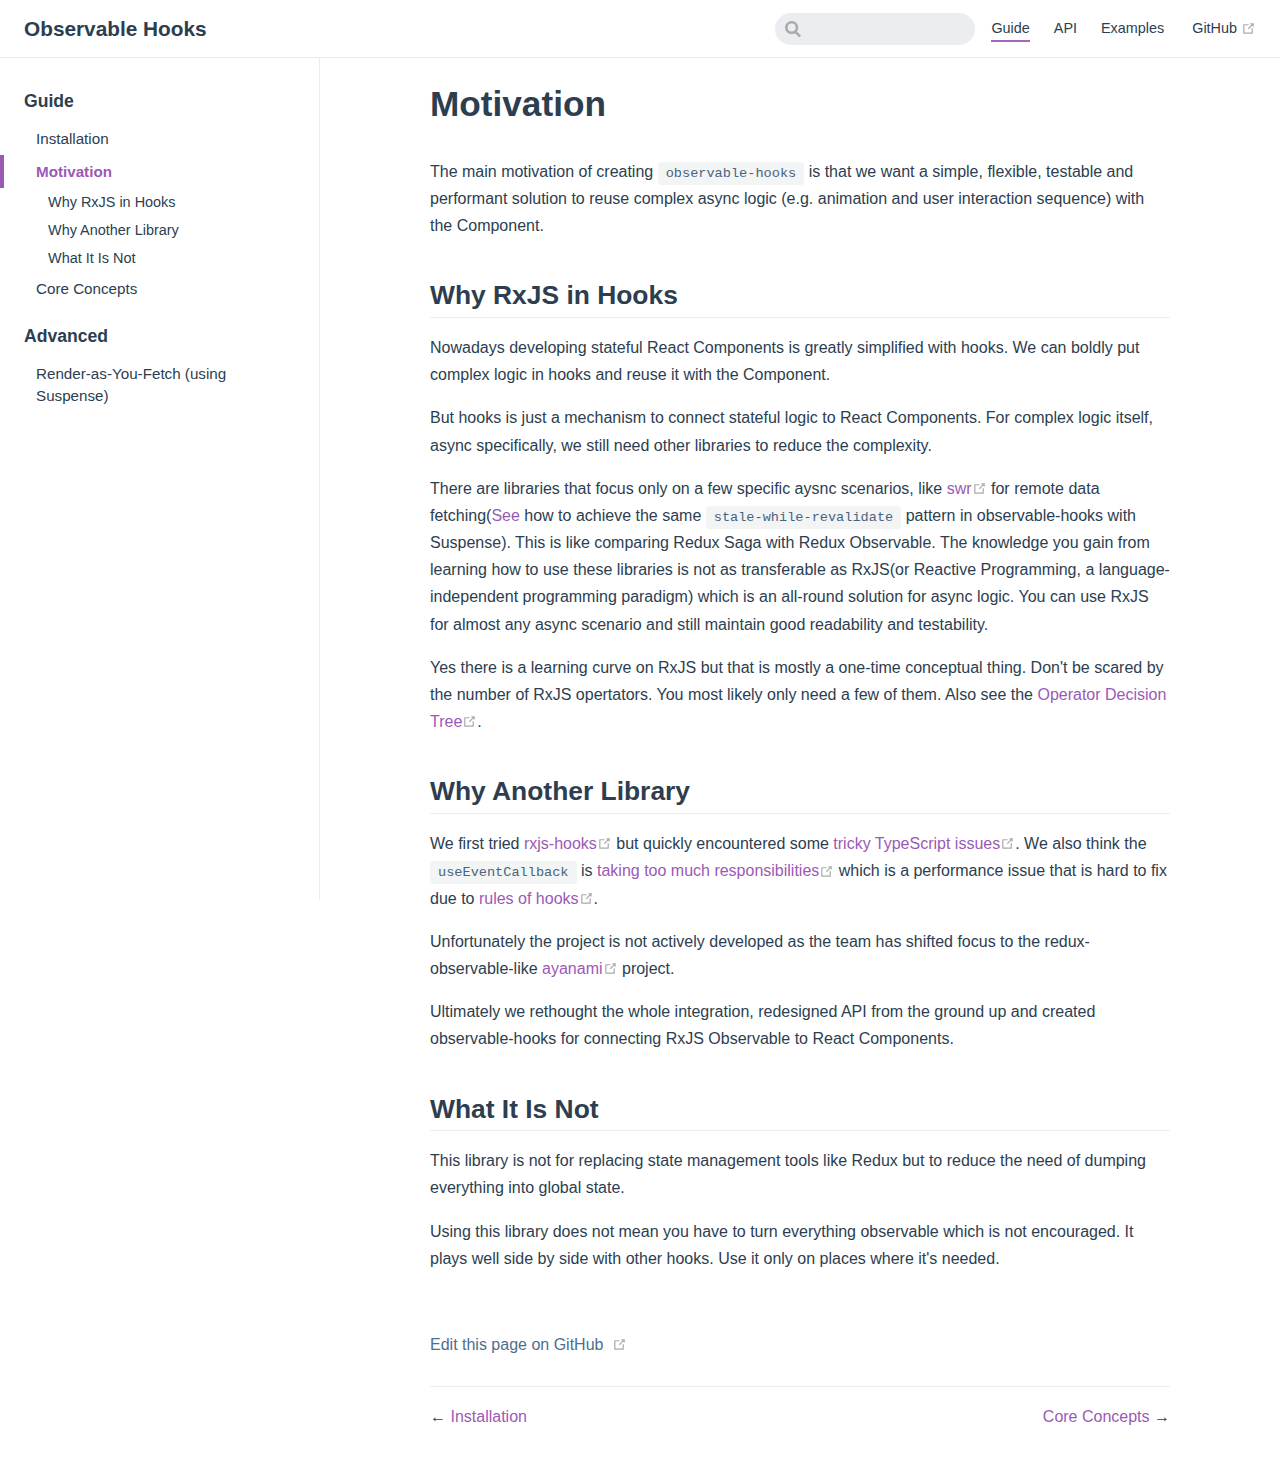
<file: guide/motivation.html>
<!DOCTYPE html>
<html lang="en-US">
  <head>
    <meta charset="utf-8">
    <meta name="viewport" content="width=device-width,initial-scale=1">
    <title>Motivation | Observable Hooks</title>
    <meta name="description" content="React hooks for RxJS Observables. Simple, flexible, testable and performant.">
    <meta name="generator" content="VuePress 1.3.1">
    <link rel="apple-touch-icon" sizes="57x57" href="/icons/apple-icon-57x57.png">
  <link rel="apple-touch-icon" sizes="60x60" href="/icons/apple-icon-60x60.png">
  <link rel="apple-touch-icon" sizes="72x72" href="/icons/apple-icon-72x72.png">
  <link rel="apple-touch-icon" sizes="76x76" href="/icons/apple-icon-76x76.png">
  <link rel="apple-touch-icon" sizes="114x114" href="/icons/apple-icon-114x114.png">
  <link rel="apple-touch-icon" sizes="120x120" href="/icons/apple-icon-120x120.png">
  <link rel="apple-touch-icon" sizes="144x144" href="/icons/apple-icon-144x144.png">
  <link rel="apple-touch-icon" sizes="152x152" href="/icons/apple-icon-152x152.png">
  <link rel="apple-touch-icon" sizes="180x180" href="/icons/apple-icon-180x180.png">
  <link rel="icon" type="image/png" sizes="192x192" href="/icons/android-icon-192x192.png">
  <link rel="icon" type="image/png" sizes="32x32" href="/icons/favicon-32x32.png">
  <link rel="icon" type="image/png" sizes="96x96" href="/icons/favicon-96x96.png">
  <link rel="icon" type="image/png" sizes="16x16" href="/icons/favicon-16x16.png">
  <link rel="manifest" href="/manifest.json">
  <meta name="msapplication-TileColor" content="#ffffff">
  <meta name="msapplication-TileImage" content="/icons/ms-icon-144x144.png">
  <meta name="theme-color" content="#9B59B6">
    
    <link rel="preload" href="/assets/css/0.styles.50069be7.css" as="style"><link rel="preload" href="/assets/js/app.2600191b.js" as="script"><link rel="preload" href="/assets/js/3.c8cfc7ab.js" as="script"><link rel="preload" href="/assets/js/14.5918bfa9.js" as="script"><link rel="preload" href="/assets/js/4.ab8b6a84.js" as="script"><link rel="prefetch" href="/assets/js/10.d87a3d15.js"><link rel="prefetch" href="/assets/js/11.167dcea9.js"><link rel="prefetch" href="/assets/js/12.8708eaac.js"><link rel="prefetch" href="/assets/js/13.d8c8df4a.js"><link rel="prefetch" href="/assets/js/15.bb8bfb1b.js"><link rel="prefetch" href="/assets/js/16.fb0217e8.js"><link rel="prefetch" href="/assets/js/17.9618772c.js"><link rel="prefetch" href="/assets/js/18.14f0072c.js"><link rel="prefetch" href="/assets/js/19.7ef56f63.js"><link rel="prefetch" href="/assets/js/5.52e4f033.js"><link rel="prefetch" href="/assets/js/6.043bf519.js"><link rel="prefetch" href="/assets/js/7.b2575579.js"><link rel="prefetch" href="/assets/js/8.528a034e.js"><link rel="prefetch" href="/assets/js/9.1976d09d.js"><link rel="prefetch" href="/assets/js/vendors~docsearch.bffca74e.js">
    <link rel="stylesheet" href="/assets/css/0.styles.50069be7.css">
  </head>
  <body>
    <div id="app" data-server-rendered="true"><div class="theme-container"><header class="navbar"><div class="sidebar-button"><svg xmlns="http://www.w3.org/2000/svg" aria-hidden="true" role="img" viewBox="0 0 448 512" class="icon"><path fill="currentColor" d="M436 124H12c-6.627 0-12-5.373-12-12V80c0-6.627 5.373-12 12-12h424c6.627 0 12 5.373 12 12v32c0 6.627-5.373 12-12 12zm0 160H12c-6.627 0-12-5.373-12-12v-32c0-6.627 5.373-12 12-12h424c6.627 0 12 5.373 12 12v32c0 6.627-5.373 12-12 12zm0 160H12c-6.627 0-12-5.373-12-12v-32c0-6.627 5.373-12 12-12h424c6.627 0 12 5.373 12 12v32c0 6.627-5.373 12-12 12z"></path></svg></div> <a href="/" class="home-link router-link-active"><!----> <span class="site-name">Observable Hooks</span></a> <div class="links"><form id="search-form" role="search" class="algolia-search-wrapper search-box"><input id="algolia-search-input" class="search-query"></form> <nav class="nav-links can-hide"><div class="nav-item"><a href="/guide/" class="nav-link router-link-active">
  Guide
</a></div><div class="nav-item"><a href="/api/" class="nav-link">
  API
</a></div><div class="nav-item"><a href="/examples/" class="nav-link">
  Examples
</a></div> <a href="https://github.com/crimx/observable-hooks" target="_blank" rel="noopener noreferrer" class="repo-link">
    GitHub
    <svg xmlns="http://www.w3.org/2000/svg" aria-hidden="true" x="0px" y="0px" viewBox="0 0 100 100" width="15" height="15" class="icon outbound"><path fill="currentColor" d="M18.8,85.1h56l0,0c2.2,0,4-1.8,4-4v-32h-8v28h-48v-48h28v-8h-32l0,0c-2.2,0-4,1.8-4,4v56C14.8,83.3,16.6,85.1,18.8,85.1z"></path> <polygon fill="currentColor" points="45.7,48.7 51.3,54.3 77.2,28.5 77.2,37.2 85.2,37.2 85.2,14.9 62.8,14.9 62.8,22.9 71.5,22.9"></polygon></svg></a></nav></div></header> <div class="sidebar-mask"></div> <aside class="sidebar"><nav class="nav-links"><div class="nav-item"><a href="/guide/" class="nav-link router-link-active">
  Guide
</a></div><div class="nav-item"><a href="/api/" class="nav-link">
  API
</a></div><div class="nav-item"><a href="/examples/" class="nav-link">
  Examples
</a></div> <a href="https://github.com/crimx/observable-hooks" target="_blank" rel="noopener noreferrer" class="repo-link">
    GitHub
    <svg xmlns="http://www.w3.org/2000/svg" aria-hidden="true" x="0px" y="0px" viewBox="0 0 100 100" width="15" height="15" class="icon outbound"><path fill="currentColor" d="M18.8,85.1h56l0,0c2.2,0,4-1.8,4-4v-32h-8v28h-48v-48h28v-8h-32l0,0c-2.2,0-4,1.8-4,4v56C14.8,83.3,16.6,85.1,18.8,85.1z"></path> <polygon fill="currentColor" points="45.7,48.7 51.3,54.3 77.2,28.5 77.2,37.2 85.2,37.2 85.2,14.9 62.8,14.9 62.8,22.9 71.5,22.9"></polygon></svg></a></nav>  <ul class="sidebar-links"><li><section class="sidebar-group depth-0"><p class="sidebar-heading open"><span>Guide</span> <!----></p> <ul class="sidebar-links sidebar-group-items"><li><a href="/guide/" class="sidebar-link">Installation</a></li><li><a href="/guide/motivation.html" class="active sidebar-link">Motivation</a><ul class="sidebar-sub-headers"><li class="sidebar-sub-header"><a href="/guide/motivation.html#why-rxjs-in-hooks" class="sidebar-link">Why RxJS in Hooks</a></li><li class="sidebar-sub-header"><a href="/guide/motivation.html#why-another-library" class="sidebar-link">Why Another Library</a></li><li class="sidebar-sub-header"><a href="/guide/motivation.html#what-it-is-not" class="sidebar-link">What It Is Not</a></li></ul></li><li><a href="/guide/core-concepts.html" class="sidebar-link">Core Concepts</a></li></ul></section></li><li><section class="sidebar-group depth-0"><p class="sidebar-heading"><span>Advanced</span> <!----></p> <ul class="sidebar-links sidebar-group-items"><li><a href="/guide/render-as-you-fetch-suspense.html" class="sidebar-link">Render-as-You-Fetch (using Suspense)</a></li></ul></section></li></ul> </aside> <main class="page"> <div class="theme-default-content content__default"><h1 id="motivation"><a href="#motivation" class="header-anchor">#</a> Motivation</h1> <p>The main motivation of creating <code>observable-hooks</code> is that we want a simple, flexible, testable and performant solution to reuse complex async logic (e.g. animation and user interaction sequence) with the Component.</p> <h2 id="why-rxjs-in-hooks"><a href="#why-rxjs-in-hooks" class="header-anchor">#</a> Why RxJS in Hooks</h2> <p>Nowadays developing stateful React Components is greatly simplified with hooks. We can boldly put complex logic in hooks and reuse it with the Component.</p> <p>But hooks is just a mechanism to connect stateful logic to React Components. For complex logic itself, async specifically, we still need other libraries to reduce the complexity.</p> <p>There are libraries that focus only on a few specific aysnc scenarios, like <a href="https://github.com/zeit/swr" target="_blank" rel="noopener noreferrer">swr<svg xmlns="http://www.w3.org/2000/svg" aria-hidden="true" x="0px" y="0px" viewBox="0 0 100 100" width="15" height="15" class="icon outbound"><path fill="currentColor" d="M18.8,85.1h56l0,0c2.2,0,4-1.8,4-4v-32h-8v28h-48v-48h28v-8h-32l0,0c-2.2,0-4,1.8-4,4v56C14.8,83.3,16.6,85.1,18.8,85.1z"></path> <polygon fill="currentColor" points="45.7,48.7 51.3,54.3 77.2,28.5 77.2,37.2 85.2,37.2 85.2,14.9 62.8,14.9 62.8,22.9 71.5,22.9"></polygon></svg></a> for remote data fetching(<a href="/guide/render-as-you-fetch-observable.html#stale-while-revalidate-pattern">See</a> how to achieve the same <code>stale-while-revalidate</code> pattern in observable-hooks with Suspense). This is like comparing Redux Saga with Redux Observable. The knowledge you gain from learning how to use these libraries is not as transferable as RxJS(or Reactive Programming, a language-independent programming paradigm) which is an all-round solution for async logic. You can use RxJS for almost any async scenario and still maintain good readability and testability.</p> <p>Yes there is a learning curve on RxJS but that is mostly a one-time conceptual thing. Don't be scared by the number of RxJS opertators. You most likely only need a few of them. Also see the <a href="https://rxjs-dev.firebaseapp.com/operator-decision-tree" target="_blank" rel="noopener noreferrer">Operator Decision Tree<svg xmlns="http://www.w3.org/2000/svg" aria-hidden="true" x="0px" y="0px" viewBox="0 0 100 100" width="15" height="15" class="icon outbound"><path fill="currentColor" d="M18.8,85.1h56l0,0c2.2,0,4-1.8,4-4v-32h-8v28h-48v-48h28v-8h-32l0,0c-2.2,0-4,1.8-4,4v56C14.8,83.3,16.6,85.1,18.8,85.1z"></path> <polygon fill="currentColor" points="45.7,48.7 51.3,54.3 77.2,28.5 77.2,37.2 85.2,37.2 85.2,14.9 62.8,14.9 62.8,22.9 71.5,22.9"></polygon></svg></a>.</p> <h2 id="why-another-library"><a href="#why-another-library" class="header-anchor">#</a> Why Another Library</h2> <p>We first tried <a href="https://github.com/LeetCode-OpenSource/rxjs-hooks" target="_blank" rel="noopener noreferrer">rxjs-hooks<svg xmlns="http://www.w3.org/2000/svg" aria-hidden="true" x="0px" y="0px" viewBox="0 0 100 100" width="15" height="15" class="icon outbound"><path fill="currentColor" d="M18.8,85.1h56l0,0c2.2,0,4-1.8,4-4v-32h-8v28h-48v-48h28v-8h-32l0,0c-2.2,0-4,1.8-4,4v56C14.8,83.3,16.6,85.1,18.8,85.1z"></path> <polygon fill="currentColor" points="45.7,48.7 51.3,54.3 77.2,28.5 77.2,37.2 85.2,37.2 85.2,14.9 62.8,14.9 62.8,22.9 71.5,22.9"></polygon></svg></a> but quickly encountered some <a href="https://github.com/LeetCode-OpenSource/rxjs-hooks/issues/60" target="_blank" rel="noopener noreferrer">tricky TypeScript issues<svg xmlns="http://www.w3.org/2000/svg" aria-hidden="true" x="0px" y="0px" viewBox="0 0 100 100" width="15" height="15" class="icon outbound"><path fill="currentColor" d="M18.8,85.1h56l0,0c2.2,0,4-1.8,4-4v-32h-8v28h-48v-48h28v-8h-32l0,0c-2.2,0-4,1.8-4,4v56C14.8,83.3,16.6,85.1,18.8,85.1z"></path> <polygon fill="currentColor" points="45.7,48.7 51.3,54.3 77.2,28.5 77.2,37.2 85.2,37.2 85.2,14.9 62.8,14.9 62.8,22.9 71.5,22.9"></polygon></svg></a>. We also think the <code>useEventCallback</code> is <a href="https://github.com/LeetCode-OpenSource/rxjs-hooks/blob/505d71901a9ca7827472d750455d44e5bc3d9f48/src/use-event-callback.ts#L77-L80" target="_blank" rel="noopener noreferrer">taking too much responsibilities<svg xmlns="http://www.w3.org/2000/svg" aria-hidden="true" x="0px" y="0px" viewBox="0 0 100 100" width="15" height="15" class="icon outbound"><path fill="currentColor" d="M18.8,85.1h56l0,0c2.2,0,4-1.8,4-4v-32h-8v28h-48v-48h28v-8h-32l0,0c-2.2,0-4,1.8-4,4v56C14.8,83.3,16.6,85.1,18.8,85.1z"></path> <polygon fill="currentColor" points="45.7,48.7 51.3,54.3 77.2,28.5 77.2,37.2 85.2,37.2 85.2,14.9 62.8,14.9 62.8,22.9 71.5,22.9"></polygon></svg></a> which is a performance issue that is hard to fix due to <a href="https://reactjs.org/docs/hooks-rules.html#only-call-hooks-at-the-top-level" target="_blank" rel="noopener noreferrer">rules of hooks<svg xmlns="http://www.w3.org/2000/svg" aria-hidden="true" x="0px" y="0px" viewBox="0 0 100 100" width="15" height="15" class="icon outbound"><path fill="currentColor" d="M18.8,85.1h56l0,0c2.2,0,4-1.8,4-4v-32h-8v28h-48v-48h28v-8h-32l0,0c-2.2,0-4,1.8-4,4v56C14.8,83.3,16.6,85.1,18.8,85.1z"></path> <polygon fill="currentColor" points="45.7,48.7 51.3,54.3 77.2,28.5 77.2,37.2 85.2,37.2 85.2,14.9 62.8,14.9 62.8,22.9 71.5,22.9"></polygon></svg></a>.</p> <p>Unfortunately the project is not actively developed as the team has shifted focus to the redux-observable-like <a href="https://github.com/LeetCode-OpenSource/ayanami" target="_blank" rel="noopener noreferrer">ayanami<svg xmlns="http://www.w3.org/2000/svg" aria-hidden="true" x="0px" y="0px" viewBox="0 0 100 100" width="15" height="15" class="icon outbound"><path fill="currentColor" d="M18.8,85.1h56l0,0c2.2,0,4-1.8,4-4v-32h-8v28h-48v-48h28v-8h-32l0,0c-2.2,0-4,1.8-4,4v56C14.8,83.3,16.6,85.1,18.8,85.1z"></path> <polygon fill="currentColor" points="45.7,48.7 51.3,54.3 77.2,28.5 77.2,37.2 85.2,37.2 85.2,14.9 62.8,14.9 62.8,22.9 71.5,22.9"></polygon></svg></a> project.</p> <p>Ultimately we rethought the whole integration, redesigned API from the ground up and created observable-hooks for connecting RxJS Observable to React Components.</p> <h2 id="what-it-is-not"><a href="#what-it-is-not" class="header-anchor">#</a> What It Is Not</h2> <p>This library is not for replacing state management tools like Redux but to reduce the need of dumping everything into global state.</p> <p>Using this library does not mean you have to turn everything observable which is not encouraged. It plays well side by side with other hooks. Use it only on places where it's needed.</p></div> <footer class="page-edit"><div class="edit-link"><a href="https://github.com/crimx/observable-hooks/edit/master/docs/guide/motivation.md" target="_blank" rel="noopener noreferrer">Edit this page on GitHub</a> <svg xmlns="http://www.w3.org/2000/svg" aria-hidden="true" x="0px" y="0px" viewBox="0 0 100 100" width="15" height="15" class="icon outbound"><path fill="currentColor" d="M18.8,85.1h56l0,0c2.2,0,4-1.8,4-4v-32h-8v28h-48v-48h28v-8h-32l0,0c-2.2,0-4,1.8-4,4v56C14.8,83.3,16.6,85.1,18.8,85.1z"></path> <polygon fill="currentColor" points="45.7,48.7 51.3,54.3 77.2,28.5 77.2,37.2 85.2,37.2 85.2,14.9 62.8,14.9 62.8,22.9 71.5,22.9"></polygon></svg></div> <!----></footer> <div class="page-nav"><p class="inner"><span class="prev">
      ←
      <a href="/guide/" class="prev router-link-active">
        Installation
      </a></span> <span class="next"><a href="/guide/core-concepts.html">
        Core Concepts
      </a>
      →
    </span></p></div> </main></div><div class="global-ui"><!----></div></div>
    <script src="/assets/js/app.2600191b.js" defer></script><script src="/assets/js/3.c8cfc7ab.js" defer></script><script src="/assets/js/14.5918bfa9.js" defer></script><script src="/assets/js/4.ab8b6a84.js" defer></script>
  </body>
</html>
</file>
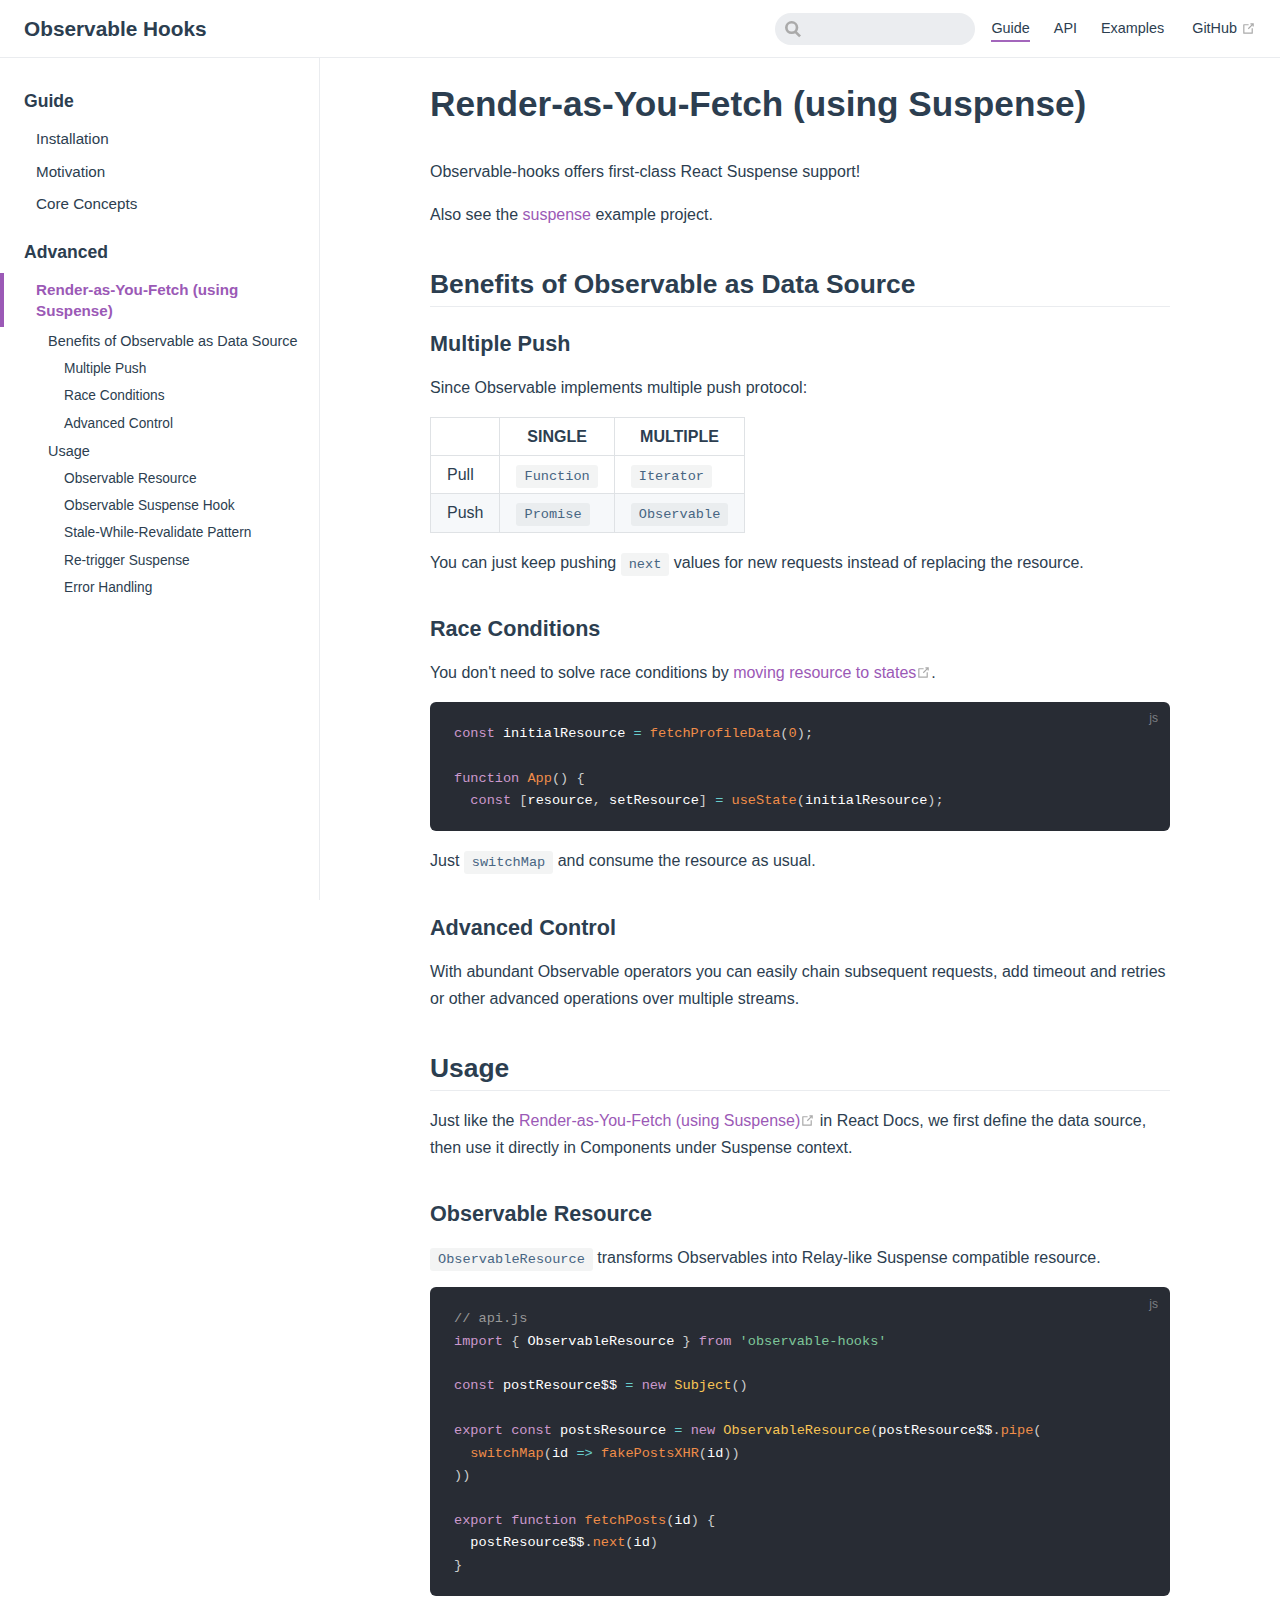
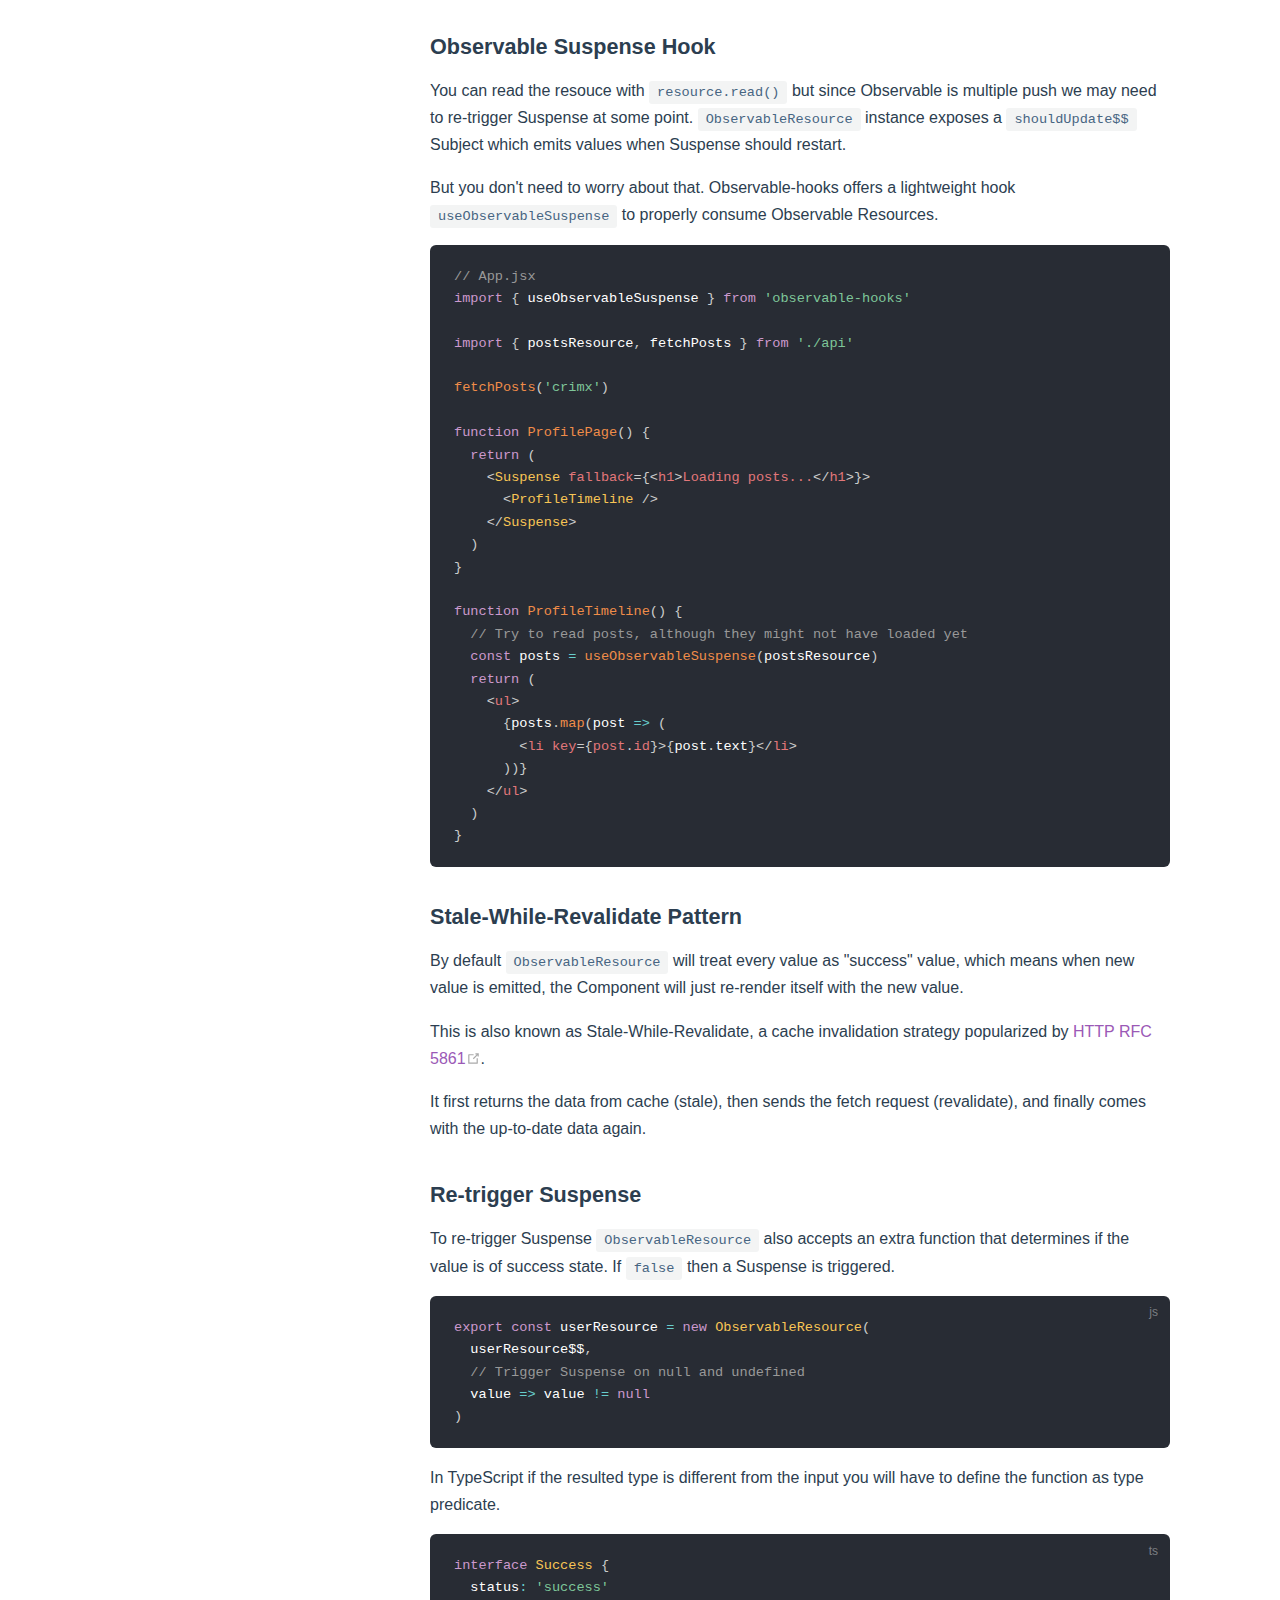
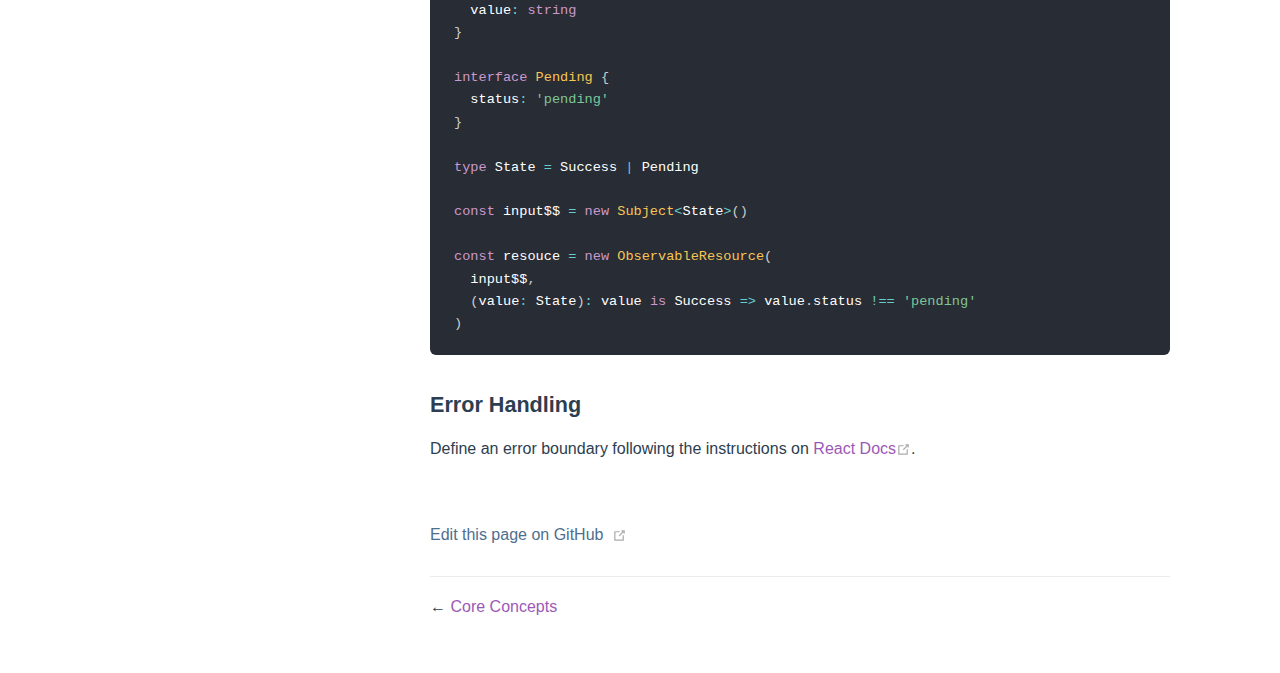
<file: guide/render-as-you-fetch-suspense.html>
<!DOCTYPE html>
<html lang="en-US">
  <head>
    <meta charset="utf-8">
    <meta name="viewport" content="width=device-width,initial-scale=1">
    <title>Render-as-You-Fetch (using Suspense) | Observable Hooks</title>
    <meta name="description" content="React hooks for RxJS Observables. Simple, flexible, testable and performant.">
    <meta name="generator" content="VuePress 1.3.1">
    <link rel="apple-touch-icon" sizes="57x57" href="/icons/apple-icon-57x57.png">
  <link rel="apple-touch-icon" sizes="60x60" href="/icons/apple-icon-60x60.png">
  <link rel="apple-touch-icon" sizes="72x72" href="/icons/apple-icon-72x72.png">
  <link rel="apple-touch-icon" sizes="76x76" href="/icons/apple-icon-76x76.png">
  <link rel="apple-touch-icon" sizes="114x114" href="/icons/apple-icon-114x114.png">
  <link rel="apple-touch-icon" sizes="120x120" href="/icons/apple-icon-120x120.png">
  <link rel="apple-touch-icon" sizes="144x144" href="/icons/apple-icon-144x144.png">
  <link rel="apple-touch-icon" sizes="152x152" href="/icons/apple-icon-152x152.png">
  <link rel="apple-touch-icon" sizes="180x180" href="/icons/apple-icon-180x180.png">
  <link rel="icon" type="image/png" sizes="192x192" href="/icons/android-icon-192x192.png">
  <link rel="icon" type="image/png" sizes="32x32" href="/icons/favicon-32x32.png">
  <link rel="icon" type="image/png" sizes="96x96" href="/icons/favicon-96x96.png">
  <link rel="icon" type="image/png" sizes="16x16" href="/icons/favicon-16x16.png">
  <link rel="manifest" href="/manifest.json">
  <meta name="msapplication-TileColor" content="#ffffff">
  <meta name="msapplication-TileImage" content="/icons/ms-icon-144x144.png">
  <meta name="theme-color" content="#9B59B6">
    
    <link rel="preload" href="/assets/css/0.styles.50069be7.css" as="style"><link rel="preload" href="/assets/js/app.2600191b.js" as="script"><link rel="preload" href="/assets/js/3.c8cfc7ab.js" as="script"><link rel="preload" href="/assets/js/15.bb8bfb1b.js" as="script"><link rel="preload" href="/assets/js/4.ab8b6a84.js" as="script"><link rel="prefetch" href="/assets/js/10.d87a3d15.js"><link rel="prefetch" href="/assets/js/11.167dcea9.js"><link rel="prefetch" href="/assets/js/12.8708eaac.js"><link rel="prefetch" href="/assets/js/13.d8c8df4a.js"><link rel="prefetch" href="/assets/js/14.5918bfa9.js"><link rel="prefetch" href="/assets/js/16.fb0217e8.js"><link rel="prefetch" href="/assets/js/17.9618772c.js"><link rel="prefetch" href="/assets/js/18.14f0072c.js"><link rel="prefetch" href="/assets/js/19.7ef56f63.js"><link rel="prefetch" href="/assets/js/5.52e4f033.js"><link rel="prefetch" href="/assets/js/6.043bf519.js"><link rel="prefetch" href="/assets/js/7.b2575579.js"><link rel="prefetch" href="/assets/js/8.528a034e.js"><link rel="prefetch" href="/assets/js/9.1976d09d.js"><link rel="prefetch" href="/assets/js/vendors~docsearch.bffca74e.js">
    <link rel="stylesheet" href="/assets/css/0.styles.50069be7.css">
  </head>
  <body>
    <div id="app" data-server-rendered="true"><div class="theme-container"><header class="navbar"><div class="sidebar-button"><svg xmlns="http://www.w3.org/2000/svg" aria-hidden="true" role="img" viewBox="0 0 448 512" class="icon"><path fill="currentColor" d="M436 124H12c-6.627 0-12-5.373-12-12V80c0-6.627 5.373-12 12-12h424c6.627 0 12 5.373 12 12v32c0 6.627-5.373 12-12 12zm0 160H12c-6.627 0-12-5.373-12-12v-32c0-6.627 5.373-12 12-12h424c6.627 0 12 5.373 12 12v32c0 6.627-5.373 12-12 12zm0 160H12c-6.627 0-12-5.373-12-12v-32c0-6.627 5.373-12 12-12h424c6.627 0 12 5.373 12 12v32c0 6.627-5.373 12-12 12z"></path></svg></div> <a href="/" class="home-link router-link-active"><!----> <span class="site-name">Observable Hooks</span></a> <div class="links"><form id="search-form" role="search" class="algolia-search-wrapper search-box"><input id="algolia-search-input" class="search-query"></form> <nav class="nav-links can-hide"><div class="nav-item"><a href="/guide/" class="nav-link router-link-active">
  Guide
</a></div><div class="nav-item"><a href="/api/" class="nav-link">
  API
</a></div><div class="nav-item"><a href="/examples/" class="nav-link">
  Examples
</a></div> <a href="https://github.com/crimx/observable-hooks" target="_blank" rel="noopener noreferrer" class="repo-link">
    GitHub
    <svg xmlns="http://www.w3.org/2000/svg" aria-hidden="true" x="0px" y="0px" viewBox="0 0 100 100" width="15" height="15" class="icon outbound"><path fill="currentColor" d="M18.8,85.1h56l0,0c2.2,0,4-1.8,4-4v-32h-8v28h-48v-48h28v-8h-32l0,0c-2.2,0-4,1.8-4,4v56C14.8,83.3,16.6,85.1,18.8,85.1z"></path> <polygon fill="currentColor" points="45.7,48.7 51.3,54.3 77.2,28.5 77.2,37.2 85.2,37.2 85.2,14.9 62.8,14.9 62.8,22.9 71.5,22.9"></polygon></svg></a></nav></div></header> <div class="sidebar-mask"></div> <aside class="sidebar"><nav class="nav-links"><div class="nav-item"><a href="/guide/" class="nav-link router-link-active">
  Guide
</a></div><div class="nav-item"><a href="/api/" class="nav-link">
  API
</a></div><div class="nav-item"><a href="/examples/" class="nav-link">
  Examples
</a></div> <a href="https://github.com/crimx/observable-hooks" target="_blank" rel="noopener noreferrer" class="repo-link">
    GitHub
    <svg xmlns="http://www.w3.org/2000/svg" aria-hidden="true" x="0px" y="0px" viewBox="0 0 100 100" width="15" height="15" class="icon outbound"><path fill="currentColor" d="M18.8,85.1h56l0,0c2.2,0,4-1.8,4-4v-32h-8v28h-48v-48h28v-8h-32l0,0c-2.2,0-4,1.8-4,4v56C14.8,83.3,16.6,85.1,18.8,85.1z"></path> <polygon fill="currentColor" points="45.7,48.7 51.3,54.3 77.2,28.5 77.2,37.2 85.2,37.2 85.2,14.9 62.8,14.9 62.8,22.9 71.5,22.9"></polygon></svg></a></nav>  <ul class="sidebar-links"><li><section class="sidebar-group depth-0"><p class="sidebar-heading"><span>Guide</span> <!----></p> <ul class="sidebar-links sidebar-group-items"><li><a href="/guide/" class="sidebar-link">Installation</a></li><li><a href="/guide/motivation.html" class="sidebar-link">Motivation</a></li><li><a href="/guide/core-concepts.html" class="sidebar-link">Core Concepts</a></li></ul></section></li><li><section class="sidebar-group depth-0"><p class="sidebar-heading open"><span>Advanced</span> <!----></p> <ul class="sidebar-links sidebar-group-items"><li><a href="/guide/render-as-you-fetch-suspense.html" class="active sidebar-link">Render-as-You-Fetch (using Suspense)</a><ul class="sidebar-sub-headers"><li class="sidebar-sub-header"><a href="/guide/render-as-you-fetch-suspense.html#benefits-of-observable-as-data-source" class="sidebar-link">Benefits of Observable as Data Source</a><ul class="sidebar-sub-headers"><li class="sidebar-sub-header"><a href="/guide/render-as-you-fetch-suspense.html#multiple-push" class="sidebar-link">Multiple Push</a></li><li class="sidebar-sub-header"><a href="/guide/render-as-you-fetch-suspense.html#race-conditions" class="sidebar-link">Race Conditions</a></li><li class="sidebar-sub-header"><a href="/guide/render-as-you-fetch-suspense.html#advanced-control" class="sidebar-link">Advanced Control</a></li></ul></li><li class="sidebar-sub-header"><a href="/guide/render-as-you-fetch-suspense.html#usage" class="sidebar-link">Usage</a><ul class="sidebar-sub-headers"><li class="sidebar-sub-header"><a href="/guide/render-as-you-fetch-suspense.html#observable-resource" class="sidebar-link">Observable Resource</a></li><li class="sidebar-sub-header"><a href="/guide/render-as-you-fetch-suspense.html#observable-suspense-hook" class="sidebar-link">Observable Suspense Hook</a></li><li class="sidebar-sub-header"><a href="/guide/render-as-you-fetch-suspense.html#stale-while-revalidate-pattern" class="sidebar-link">Stale-While-Revalidate Pattern</a></li><li class="sidebar-sub-header"><a href="/guide/render-as-you-fetch-suspense.html#re-trigger-suspense" class="sidebar-link">Re-trigger Suspense</a></li><li class="sidebar-sub-header"><a href="/guide/render-as-you-fetch-suspense.html#error-handling" class="sidebar-link">Error Handling</a></li></ul></li></ul></li></ul></section></li></ul> </aside> <main class="page"> <div class="theme-default-content content__default"><h1 id="render-as-you-fetch-using-suspense"><a href="#render-as-you-fetch-using-suspense" class="header-anchor">#</a> Render-as-You-Fetch (using Suspense)</h1> <p>Observable-hooks offers first-class React Suspense support!</p> <p>Also see the <a href="/examples/suspense.html">suspense</a> example project.</p> <h2 id="benefits-of-observable-as-data-source"><a href="#benefits-of-observable-as-data-source" class="header-anchor">#</a> Benefits of Observable as Data Source</h2> <h3 id="multiple-push"><a href="#multiple-push" class="header-anchor">#</a> Multiple Push</h3> <p>Since Observable implements multiple push protocol:</p> <table><thead><tr><th></th> <th>SINGLE</th> <th>MULTIPLE</th></tr></thead> <tbody><tr><td>Pull</td> <td><code>Function</code></td> <td><code>Iterator</code></td></tr> <tr><td>Push</td> <td><code>Promise</code></td> <td><code>Observable</code></td></tr></tbody></table> <p>You can just keep pushing <code>next</code> values for new requests instead of replacing the resource.</p> <h3 id="race-conditions"><a href="#race-conditions" class="header-anchor">#</a> Race Conditions</h3> <p>You don't need to solve race conditions by <a href="https://reactjs.org/docs/concurrent-mode-suspense.html#solving-race-conditions-with-suspense" target="_blank" rel="noopener noreferrer">moving resource to states<svg xmlns="http://www.w3.org/2000/svg" aria-hidden="true" x="0px" y="0px" viewBox="0 0 100 100" width="15" height="15" class="icon outbound"><path fill="currentColor" d="M18.8,85.1h56l0,0c2.2,0,4-1.8,4-4v-32h-8v28h-48v-48h28v-8h-32l0,0c-2.2,0-4,1.8-4,4v56C14.8,83.3,16.6,85.1,18.8,85.1z"></path> <polygon fill="currentColor" points="45.7,48.7 51.3,54.3 77.2,28.5 77.2,37.2 85.2,37.2 85.2,14.9 62.8,14.9 62.8,22.9 71.5,22.9"></polygon></svg></a>.</p> <div class="language-javascript extra-class"><pre class="language-javascript"><code><span class="token keyword">const</span> initialResource <span class="token operator">=</span> <span class="token function">fetchProfileData</span><span class="token punctuation">(</span><span class="token number">0</span><span class="token punctuation">)</span><span class="token punctuation">;</span>

<span class="token keyword">function</span> <span class="token function">App</span><span class="token punctuation">(</span><span class="token punctuation">)</span> <span class="token punctuation">{</span>
  <span class="token keyword">const</span> <span class="token punctuation">[</span>resource<span class="token punctuation">,</span> setResource<span class="token punctuation">]</span> <span class="token operator">=</span> <span class="token function">useState</span><span class="token punctuation">(</span>initialResource<span class="token punctuation">)</span><span class="token punctuation">;</span>
</code></pre></div><p>Just <code>switchMap</code> and consume the resource as usual.</p> <h3 id="advanced-control"><a href="#advanced-control" class="header-anchor">#</a> Advanced Control</h3> <p>With abundant Observable operators you can easily chain subsequent requests, add timeout and retries or other advanced operations over multiple streams.</p> <h2 id="usage"><a href="#usage" class="header-anchor">#</a> Usage</h2> <p>Just like the <a href="https://reactjs.org/docs/concurrent-mode-suspense.html#approach-3-render-as-you-fetch-using-suspense" target="_blank" rel="noopener noreferrer">Render-as-You-Fetch (using Suspense)<svg xmlns="http://www.w3.org/2000/svg" aria-hidden="true" x="0px" y="0px" viewBox="0 0 100 100" width="15" height="15" class="icon outbound"><path fill="currentColor" d="M18.8,85.1h56l0,0c2.2,0,4-1.8,4-4v-32h-8v28h-48v-48h28v-8h-32l0,0c-2.2,0-4,1.8-4,4v56C14.8,83.3,16.6,85.1,18.8,85.1z"></path> <polygon fill="currentColor" points="45.7,48.7 51.3,54.3 77.2,28.5 77.2,37.2 85.2,37.2 85.2,14.9 62.8,14.9 62.8,22.9 71.5,22.9"></polygon></svg></a> in React Docs, we first define the data source, then use it directly in Components under Suspense context.</p> <h3 id="observable-resource"><a href="#observable-resource" class="header-anchor">#</a> Observable Resource</h3> <p><a href="/api/#ObservableResource"><code>ObservableResource</code></a> transforms Observables into Relay-like Suspense compatible resource.</p> <div class="language-javascript extra-class"><pre class="language-javascript"><code><span class="token comment">// api.js</span>
<span class="token keyword">import</span> <span class="token punctuation">{</span> ObservableResource <span class="token punctuation">}</span> <span class="token keyword">from</span> <span class="token string">'observable-hooks'</span>

<span class="token keyword">const</span> postResource$$ <span class="token operator">=</span> <span class="token keyword">new</span> <span class="token class-name">Subject</span><span class="token punctuation">(</span><span class="token punctuation">)</span>

<span class="token keyword">export</span> <span class="token keyword">const</span> postsResource <span class="token operator">=</span> <span class="token keyword">new</span> <span class="token class-name">ObservableResource</span><span class="token punctuation">(</span>postResource$$<span class="token punctuation">.</span><span class="token function">pipe</span><span class="token punctuation">(</span>
  <span class="token function">switchMap</span><span class="token punctuation">(</span><span class="token parameter">id</span> <span class="token operator">=&gt;</span> <span class="token function">fakePostsXHR</span><span class="token punctuation">(</span>id<span class="token punctuation">)</span><span class="token punctuation">)</span>
<span class="token punctuation">)</span><span class="token punctuation">)</span>

<span class="token keyword">export</span> <span class="token keyword">function</span> <span class="token function">fetchPosts</span><span class="token punctuation">(</span><span class="token parameter">id</span><span class="token punctuation">)</span> <span class="token punctuation">{</span>
  postResource$$<span class="token punctuation">.</span><span class="token function">next</span><span class="token punctuation">(</span>id<span class="token punctuation">)</span>
<span class="token punctuation">}</span>
</code></pre></div><h3 id="observable-suspense-hook"><a href="#observable-suspense-hook" class="header-anchor">#</a> Observable Suspense Hook</h3> <p>You can read the resouce with <code>resource.read()</code> but since Observable is multiple push we may need to re-trigger Suspense at some point. <code>ObservableResource</code> instance exposes a <code>shouldUpdate$$</code> Subject which emits values when Suspense should restart.</p> <p>But you don't need to worry about that. Observable-hooks offers a lightweight hook <code>useObservableSuspense</code> to properly consume Observable Resources.</p> <div class="language-jsx extra-class"><pre class="language-jsx"><code><span class="token comment">// App.jsx</span>
<span class="token keyword">import</span> <span class="token punctuation">{</span> useObservableSuspense <span class="token punctuation">}</span> <span class="token keyword">from</span> <span class="token string">'observable-hooks'</span>

<span class="token keyword">import</span> <span class="token punctuation">{</span> postsResource<span class="token punctuation">,</span> fetchPosts <span class="token punctuation">}</span> <span class="token keyword">from</span> <span class="token string">'./api'</span>

<span class="token function">fetchPosts</span><span class="token punctuation">(</span><span class="token string">'crimx'</span><span class="token punctuation">)</span>

<span class="token keyword">function</span> <span class="token function">ProfilePage</span><span class="token punctuation">(</span><span class="token punctuation">)</span> <span class="token punctuation">{</span>
  <span class="token keyword">return</span> <span class="token punctuation">(</span>
    <span class="token tag"><span class="token tag"><span class="token punctuation">&lt;</span><span class="token class-name">Suspense</span></span> <span class="token attr-name">fallback</span><span class="token script language-javascript"><span class="token script-punctuation punctuation">=</span><span class="token punctuation">{</span><span class="token tag"><span class="token tag"><span class="token punctuation">&lt;</span>h1</span><span class="token punctuation">&gt;</span></span><span class="token plain-text">Loading posts...</span><span class="token tag"><span class="token tag"><span class="token punctuation">&lt;/</span>h1</span><span class="token punctuation">&gt;</span></span><span class="token punctuation">}</span></span><span class="token punctuation">&gt;</span></span><span class="token plain-text">
      </span><span class="token tag"><span class="token tag"><span class="token punctuation">&lt;</span><span class="token class-name">ProfileTimeline</span></span> <span class="token punctuation">/&gt;</span></span><span class="token plain-text">
    </span><span class="token tag"><span class="token tag"><span class="token punctuation">&lt;/</span><span class="token class-name">Suspense</span></span><span class="token punctuation">&gt;</span></span>
  <span class="token punctuation">)</span>
<span class="token punctuation">}</span>

<span class="token keyword">function</span> <span class="token function">ProfileTimeline</span><span class="token punctuation">(</span><span class="token punctuation">)</span> <span class="token punctuation">{</span>
  <span class="token comment">// Try to read posts, although they might not have loaded yet</span>
  <span class="token keyword">const</span> posts <span class="token operator">=</span> <span class="token function">useObservableSuspense</span><span class="token punctuation">(</span>postsResource<span class="token punctuation">)</span>
  <span class="token keyword">return</span> <span class="token punctuation">(</span>
    <span class="token tag"><span class="token tag"><span class="token punctuation">&lt;</span>ul</span><span class="token punctuation">&gt;</span></span><span class="token plain-text">
      </span><span class="token punctuation">{</span>posts<span class="token punctuation">.</span><span class="token function">map</span><span class="token punctuation">(</span><span class="token parameter">post</span> <span class="token operator">=&gt;</span> <span class="token punctuation">(</span>
        <span class="token tag"><span class="token tag"><span class="token punctuation">&lt;</span>li</span> <span class="token attr-name">key</span><span class="token script language-javascript"><span class="token script-punctuation punctuation">=</span><span class="token punctuation">{</span>post<span class="token punctuation">.</span>id<span class="token punctuation">}</span></span><span class="token punctuation">&gt;</span></span><span class="token punctuation">{</span>post<span class="token punctuation">.</span>text<span class="token punctuation">}</span><span class="token tag"><span class="token tag"><span class="token punctuation">&lt;/</span>li</span><span class="token punctuation">&gt;</span></span>
      <span class="token punctuation">)</span><span class="token punctuation">)</span><span class="token punctuation">}</span><span class="token plain-text">
    </span><span class="token tag"><span class="token tag"><span class="token punctuation">&lt;/</span>ul</span><span class="token punctuation">&gt;</span></span>
  <span class="token punctuation">)</span>
<span class="token punctuation">}</span>
</code></pre></div><h3 id="stale-while-revalidate-pattern"><a href="#stale-while-revalidate-pattern" class="header-anchor">#</a> Stale-While-Revalidate Pattern</h3> <p>By default <code>ObservableResource</code> will treat every value as &quot;success&quot; value, which means when new value is emitted, the Component will just re-render itself with the new value.</p> <p>This is also known as Stale-While-Revalidate, a cache invalidation strategy popularized by <a href="https://tools.ietf.org/html/rfc5861" target="_blank" rel="noopener noreferrer">HTTP RFC 5861<svg xmlns="http://www.w3.org/2000/svg" aria-hidden="true" x="0px" y="0px" viewBox="0 0 100 100" width="15" height="15" class="icon outbound"><path fill="currentColor" d="M18.8,85.1h56l0,0c2.2,0,4-1.8,4-4v-32h-8v28h-48v-48h28v-8h-32l0,0c-2.2,0-4,1.8-4,4v56C14.8,83.3,16.6,85.1,18.8,85.1z"></path> <polygon fill="currentColor" points="45.7,48.7 51.3,54.3 77.2,28.5 77.2,37.2 85.2,37.2 85.2,14.9 62.8,14.9 62.8,22.9 71.5,22.9"></polygon></svg></a>.</p> <p>It first returns the data from cache (stale), then sends the fetch request (revalidate), and finally comes with the up-to-date data again.</p> <h3 id="re-trigger-suspense"><a href="#re-trigger-suspense" class="header-anchor">#</a> Re-trigger Suspense</h3> <p>To re-trigger Suspense <code>ObservableResource</code> also accepts an extra function that determines if the value is of success state. If <code>false</code> then a Suspense is triggered.</p> <div class="language-javascript extra-class"><pre class="language-javascript"><code><span class="token keyword">export</span> <span class="token keyword">const</span> userResource <span class="token operator">=</span> <span class="token keyword">new</span> <span class="token class-name">ObservableResource</span><span class="token punctuation">(</span>
  userResource$$<span class="token punctuation">,</span>
  <span class="token comment">// Trigger Suspense on null and undefined</span>
  <span class="token parameter">value</span> <span class="token operator">=&gt;</span> value <span class="token operator">!=</span> <span class="token keyword">null</span>
<span class="token punctuation">)</span>
</code></pre></div><p>In TypeScript if the resulted type is different from the input you will have to define the function as type predicate.</p> <div class="language-typescript extra-class"><pre class="language-typescript"><code><span class="token keyword">interface</span> <span class="token class-name">Success</span> <span class="token punctuation">{</span>
  status<span class="token operator">:</span> <span class="token string">'success'</span>
  value<span class="token operator">:</span> <span class="token builtin">string</span>
<span class="token punctuation">}</span>

<span class="token keyword">interface</span> <span class="token class-name">Pending</span> <span class="token punctuation">{</span>
  status<span class="token operator">:</span> <span class="token string">'pending'</span>
<span class="token punctuation">}</span>

<span class="token keyword">type</span> State <span class="token operator">=</span> Success <span class="token operator">|</span> Pending

<span class="token keyword">const</span> input$$ <span class="token operator">=</span> <span class="token keyword">new</span> <span class="token class-name">Subject</span><span class="token operator">&lt;</span>State<span class="token operator">&gt;</span><span class="token punctuation">(</span><span class="token punctuation">)</span>

<span class="token keyword">const</span> resouce <span class="token operator">=</span> <span class="token keyword">new</span> <span class="token class-name">ObservableResource</span><span class="token punctuation">(</span>
  input$$<span class="token punctuation">,</span>
  <span class="token punctuation">(</span>value<span class="token operator">:</span> State<span class="token punctuation">)</span><span class="token operator">:</span> value <span class="token keyword">is</span> <span class="token parameter">Success</span> <span class="token operator">=&gt;</span> value<span class="token punctuation">.</span>status <span class="token operator">!==</span> <span class="token string">'pending'</span>
<span class="token punctuation">)</span>
</code></pre></div><h3 id="error-handling"><a href="#error-handling" class="header-anchor">#</a> Error Handling</h3> <p>Define an error boundary following the instructions on <a href="https://reactjs.org/docs/concurrent-mode-suspense.html#handling-errors" target="_blank" rel="noopener noreferrer">React Docs<svg xmlns="http://www.w3.org/2000/svg" aria-hidden="true" x="0px" y="0px" viewBox="0 0 100 100" width="15" height="15" class="icon outbound"><path fill="currentColor" d="M18.8,85.1h56l0,0c2.2,0,4-1.8,4-4v-32h-8v28h-48v-48h28v-8h-32l0,0c-2.2,0-4,1.8-4,4v56C14.8,83.3,16.6,85.1,18.8,85.1z"></path> <polygon fill="currentColor" points="45.7,48.7 51.3,54.3 77.2,28.5 77.2,37.2 85.2,37.2 85.2,14.9 62.8,14.9 62.8,22.9 71.5,22.9"></polygon></svg></a>.</p></div> <footer class="page-edit"><div class="edit-link"><a href="https://github.com/crimx/observable-hooks/edit/master/docs/guide/render-as-you-fetch-suspense.md" target="_blank" rel="noopener noreferrer">Edit this page on GitHub</a> <svg xmlns="http://www.w3.org/2000/svg" aria-hidden="true" x="0px" y="0px" viewBox="0 0 100 100" width="15" height="15" class="icon outbound"><path fill="currentColor" d="M18.8,85.1h56l0,0c2.2,0,4-1.8,4-4v-32h-8v28h-48v-48h28v-8h-32l0,0c-2.2,0-4,1.8-4,4v56C14.8,83.3,16.6,85.1,18.8,85.1z"></path> <polygon fill="currentColor" points="45.7,48.7 51.3,54.3 77.2,28.5 77.2,37.2 85.2,37.2 85.2,14.9 62.8,14.9 62.8,22.9 71.5,22.9"></polygon></svg></div> <!----></footer> <div class="page-nav"><p class="inner"><span class="prev">
      ←
      <a href="/guide/core-concepts.html" class="prev">
        Core Concepts
      </a></span> <!----></p></div> </main></div><div class="global-ui"><!----></div></div>
    <script src="/assets/js/app.2600191b.js" defer></script><script src="/assets/js/3.c8cfc7ab.js" defer></script><script src="/assets/js/15.bb8bfb1b.js" defer></script><script src="/assets/js/4.ab8b6a84.js" defer></script>
  </body>
</html>
</file>
<file: assets/css/0.styles.50069be7.css>
#nprogress{pointer-events:none}#nprogress .bar{background:#9b59b6;position:fixed;z-index:1031;top:0;left:0;width:100%;height:2px}#nprogress .peg{display:block;position:absolute;right:0;width:100px;height:100%;box-shadow:0 0 10px #9b59b6,0 0 5px #9b59b6;opacity:1;transform:rotate(3deg) translateY(-4px)}#nprogress .spinner{display:block;position:fixed;z-index:1031;top:15px;right:15px}#nprogress .spinner-icon{width:18px;height:18px;box-sizing:border-box;border-color:#9b59b6 transparent transparent #9b59b6;border-style:solid;border-width:2px;border-radius:50%;-webkit-animation:nprogress-spinner .4s linear infinite;animation:nprogress-spinner .4s linear infinite}.nprogress-custom-parent{overflow:hidden;position:relative}.nprogress-custom-parent #nprogress .bar,.nprogress-custom-parent #nprogress .spinner{position:absolute}@-webkit-keyframes nprogress-spinner{0%{transform:rotate(0deg)}to{transform:rotate(1turn)}}@keyframes nprogress-spinner{0%{transform:rotate(0deg)}to{transform:rotate(1turn)}}.icon.outbound{color:#aaa;display:inline-block;vertical-align:middle;position:relative;top:-1px}.home{padding:3.6rem 2rem 0;max-width:960px;margin:0 auto;display:block}.home .hero{text-align:center}.home .hero img{max-width:100%;max-height:280px;display:block;margin:3rem auto 1.5rem}.home .hero h1{font-size:3rem}.home .hero .action,.home .hero .description,.home .hero h1{margin:1.8rem auto}.home .hero .description{max-width:35rem;font-size:1.6rem;line-height:1.3;color:#6a8bad}.home .hero .action-button{display:inline-block;font-size:1.2rem;color:#fff;background-color:#9b59b6;padding:.8rem 1.6rem;border-radius:4px;transition:background-color .1s ease;box-sizing:border-box;border-bottom:1px solid #8e4aa9}.home .hero .action-button:hover{background-color:#a56abd}.home .features{border-top:1px solid #eaecef;padding:1.2rem 0;margin-top:2.5rem;display:flex;flex-wrap:wrap;align-items:flex-start;align-content:stretch;justify-content:space-between}.home .feature{flex-grow:1;flex-basis:30%;max-width:30%}.home .feature h2{font-size:1.4rem;font-weight:500;border-bottom:none;padding-bottom:0;color:#3a5169}.home .feature p{color:#4e6e8e}.home .footer{padding:2.5rem;border-top:1px solid #eaecef;text-align:center;color:#4e6e8e}@media (max-width:719px){.home .features{flex-direction:column}.home .feature{max-width:100%;padding:0 2.5rem}}@media (max-width:419px){.home{padding-left:1.5rem;padding-right:1.5rem}.home .hero img{max-height:210px;margin:2rem auto 1.2rem}.home .hero h1{font-size:2rem}.home .hero .action,.home .hero .description,.home .hero h1{margin:1.2rem auto}.home .hero .description{font-size:1.2rem}.home .hero .action-button{font-size:1rem;padding:.6rem 1.2rem}.home .feature h2{font-size:1.25rem}}.algolia-search-wrapper>span{vertical-align:middle}.algolia-search-wrapper .algolia-autocomplete{line-height:normal}.algolia-search-wrapper .algolia-autocomplete .ds-dropdown-menu{background-color:#fff;border:1px solid #999;border-radius:4px;font-size:16px;margin:6px 0 0;padding:4px;text-align:left}.algolia-search-wrapper .algolia-autocomplete .ds-dropdown-menu:before{border-color:#999}.algolia-search-wrapper .algolia-autocomplete .ds-dropdown-menu [class*=ds-dataset-]{border:none;padding:0}.algolia-search-wrapper .algolia-autocomplete .ds-dropdown-menu .ds-suggestions{margin-top:0}.algolia-search-wrapper .algolia-autocomplete .ds-dropdown-menu .ds-suggestion{border-bottom:1px solid #eaecef}.algolia-search-wrapper .algolia-autocomplete .algolia-docsearch-suggestion--highlight{color:#2c815b}.algolia-search-wrapper .algolia-autocomplete .algolia-docsearch-suggestion{border-color:#eaecef;padding:0}.algolia-search-wrapper .algolia-autocomplete .algolia-docsearch-suggestion .algolia-docsearch-suggestion--category-header{padding:5px 10px;margin-top:0;background:#9b59b6;color:#fff;font-weight:600}.algolia-search-wrapper .algolia-autocomplete .algolia-docsearch-suggestion .algolia-docsearch-suggestion--category-header .algolia-docsearch-suggestion--highlight{background:hsla(0,0%,100%,.6)}.algolia-search-wrapper .algolia-autocomplete .algolia-docsearch-suggestion .algolia-docsearch-suggestion--wrapper{padding:0}.algolia-search-wrapper .algolia-autocomplete .algolia-docsearch-suggestion .algolia-docsearch-suggestion--title{font-weight:600;margin-bottom:0;color:#2c3e50}.algolia-search-wrapper .algolia-autocomplete .algolia-docsearch-suggestion .algolia-docsearch-suggestion--subcategory-column{vertical-align:top;padding:5px 7px 5px 5px;border-color:#eaecef;background:#f1f3f5}.algolia-search-wrapper .algolia-autocomplete .algolia-docsearch-suggestion .algolia-docsearch-suggestion--subcategory-column:after{display:none}.algolia-search-wrapper .algolia-autocomplete .algolia-docsearch-suggestion .algolia-docsearch-suggestion--subcategory-column-text{color:#555}.algolia-search-wrapper .algolia-autocomplete .algolia-docsearch-footer{border-color:#eaecef}.algolia-search-wrapper .algolia-autocomplete .ds-cursor .algolia-docsearch-suggestion--content{background-color:#e7edf3!important;color:#2c3e50}@media (min-width:719px){.algolia-search-wrapper .algolia-autocomplete .algolia-docsearch-suggestion .algolia-docsearch-suggestion--subcategory-column{float:none;width:150px;min-width:150px;display:table-cell}.algolia-search-wrapper .algolia-autocomplete .algolia-docsearch-suggestion .algolia-docsearch-suggestion--content{float:none;display:table-cell;width:100%;vertical-align:top}.algolia-search-wrapper .algolia-autocomplete .algolia-docsearch-suggestion .ds-dropdown-menu{min-width:515px!important}}@media (max-width:719px){.algolia-search-wrapper .ds-dropdown-menu{min-width:calc(100vw - 4rem)!important;max-width:calc(100vw - 4rem)!important}.algolia-search-wrapper .algolia-docsearch-suggestion--wrapper{padding:5px 7px 5px 5px!important}.algolia-search-wrapper .algolia-docsearch-suggestion--subcategory-column{padding:0!important;background:#fff!important}.algolia-search-wrapper .algolia-docsearch-suggestion--subcategory-column-text:after{content:" > ";font-size:10px;line-height:14.4px;display:inline-block;width:5px;margin:-3px 3px 0;vertical-align:middle}}.search-box{display:inline-block;position:relative;margin-right:1rem}.search-box input{cursor:text;width:10rem;height:2rem;color:#4e6e8e;display:inline-block;border:1px solid #cfd4db;border-radius:2rem;font-size:.9rem;line-height:2rem;padding:0 .5rem 0 2rem;outline:none;transition:all .2s ease;background:#fff url(/assets/img/search.83621669.svg) .6rem .5rem no-repeat;background-size:1rem}.search-box input:focus{cursor:auto;border-color:#9b59b6}.search-box .suggestions{background:#fff;width:20rem;position:absolute;top:1.5rem;border:1px solid #cfd4db;border-radius:6px;padding:.4rem;list-style-type:none}.search-box .suggestions.align-right{right:0}.search-box .suggestion{line-height:1.4;padding:.4rem .6rem;border-radius:4px;cursor:pointer}.search-box .suggestion a{white-space:normal;color:#5d82a6}.search-box .suggestion a .page-title{font-weight:600}.search-box .suggestion a .header{font-size:.9em;margin-left:.25em}.search-box .suggestion.focused{background-color:#f3f4f5}.search-box .suggestion.focused a{color:#9b59b6}@media (max-width:959px){.search-box input{cursor:pointer;width:0;border-color:transparent;position:relative}.search-box input:focus{cursor:text;left:0;width:10rem}}@media (-ms-high-contrast:none){.search-box input{height:2rem}}@media (max-width:959px) and (min-width:719px){.search-box .suggestions{left:0}}@media (max-width:719px){.search-box{margin-right:0}.search-box input{left:1rem}.search-box .suggestions{right:0}}@media (max-width:419px){.search-box .suggestions{width:calc(100vw - 4rem)}.search-box input:focus{width:8rem}}.sidebar-button{cursor:pointer;display:none;width:1.25rem;height:1.25rem;position:absolute;padding:.6rem;top:.6rem;left:1rem}.sidebar-button .icon{display:block;width:1.25rem;height:1.25rem}@media (max-width:719px){.sidebar-button{display:block}}.dropdown-enter,.dropdown-leave-to{height:0!important}.dropdown-wrapper{cursor:pointer}.dropdown-wrapper .dropdown-title{display:block;font-size:.9rem;font-family:inherit;cursor:inherit;padding:inherit;line-height:1.4rem;background:transparent;border:none;font-weight:500;color:#2c3e50}.dropdown-wrapper .dropdown-title:hover{border-color:transparent}.dropdown-wrapper .dropdown-title .arrow{vertical-align:middle;margin-top:-1px;margin-left:.4rem}.dropdown-wrapper .nav-dropdown .dropdown-item{color:inherit;line-height:1.7rem}.dropdown-wrapper .nav-dropdown .dropdown-item h4{margin:.45rem 0 0;border-top:1px solid #eee;padding:.45rem 1.5rem 0 1.25rem}.dropdown-wrapper .nav-dropdown .dropdown-item .dropdown-subitem-wrapper{padding:0;list-style:none}.dropdown-wrapper .nav-dropdown .dropdown-item .dropdown-subitem-wrapper .dropdown-subitem{font-size:.9em}.dropdown-wrapper .nav-dropdown .dropdown-item a{display:block;line-height:1.7rem;position:relative;border-bottom:none;font-weight:400;margin-bottom:0;padding:0 1.5rem 0 1.25rem}.dropdown-wrapper .nav-dropdown .dropdown-item a.router-link-active,.dropdown-wrapper .nav-dropdown .dropdown-item a:hover{color:#9b59b6}.dropdown-wrapper .nav-dropdown .dropdown-item a.router-link-active:after{content:"";width:0;height:0;border-left:5px solid #9b59b6;border-top:3px solid transparent;border-bottom:3px solid transparent;position:absolute;top:calc(50% - 2px);left:9px}.dropdown-wrapper .nav-dropdown .dropdown-item:first-child h4{margin-top:0;padding-top:0;border-top:0}@media (max-width:719px){.dropdown-wrapper.open .dropdown-title{margin-bottom:.5rem}.dropdown-wrapper .dropdown-title{font-weight:600;font-size:inherit}.dropdown-wrapper .dropdown-title:hover{color:#9b59b6}.dropdown-wrapper .nav-dropdown{transition:height .1s ease-out;overflow:hidden}.dropdown-wrapper .nav-dropdown .dropdown-item h4{border-top:0;margin-top:0;padding-top:0}.dropdown-wrapper .nav-dropdown .dropdown-item>a,.dropdown-wrapper .nav-dropdown .dropdown-item h4{font-size:15px;line-height:2rem}.dropdown-wrapper .nav-dropdown .dropdown-item .dropdown-subitem{font-size:14px;padding-left:1rem}}@media (min-width:719px){.dropdown-wrapper{height:1.8rem}.dropdown-wrapper.open .nav-dropdown,.dropdown-wrapper:hover .nav-dropdown{display:block!important}.dropdown-wrapper.open:blur{display:none}.dropdown-wrapper .dropdown-title .arrow{border-left:4px solid transparent;border-right:4px solid transparent;border-top:6px solid #ccc;border-bottom:0}.dropdown-wrapper .nav-dropdown{display:none;height:auto!important;box-sizing:border-box;max-height:calc(100vh - 2.7rem);overflow-y:auto;position:absolute;top:100%;right:0;background-color:#fff;padding:.6rem 0;border:1px solid;border-color:#ddd #ddd #ccc;text-align:left;border-radius:.25rem;white-space:nowrap;margin:0}}.nav-links{display:inline-block}.nav-links a{line-height:1.4rem;color:inherit}.nav-links a.router-link-active,.nav-links a:hover{color:#9b59b6}.nav-links .nav-item{position:relative;display:inline-block;margin-left:1.5rem;line-height:2rem}.nav-links .nav-item:first-child{margin-left:0}.nav-links .repo-link{margin-left:1.5rem}@media (max-width:719px){.nav-links .nav-item,.nav-links .repo-link{margin-left:0}}@media (min-width:719px){.nav-links a.router-link-active,.nav-links a:hover{color:#2c3e50}.nav-item>a:not(.external).router-link-active,.nav-item>a:not(.external):hover{margin-bottom:-2px;border-bottom:2px solid #a366bc}}.navbar{padding:.7rem 1.5rem;line-height:2.2rem}.navbar a,.navbar img,.navbar span{display:inline-block}.navbar .logo{height:2.2rem;min-width:2.2rem;margin-right:.8rem;vertical-align:top}.navbar .site-name{font-size:1.3rem;font-weight:600;color:#2c3e50;position:relative}.navbar .links{padding-left:1.5rem;box-sizing:border-box;background-color:#fff;white-space:nowrap;font-size:.9rem;position:absolute;right:1.5rem;top:.7rem;display:flex}.navbar .links .search-box{flex:0 0 auto;vertical-align:top}@media (max-width:719px){.navbar{padding-left:4rem}.navbar .can-hide{display:none}.navbar .links{padding-left:1.5rem}.navbar .site-name{width:calc(100vw - 9.4rem);overflow:hidden;white-space:nowrap;text-overflow:ellipsis}}.page-edit{max-width:740px;margin:0 auto;padding:2rem 2.5rem}@media (max-width:959px){.page-edit{padding:2rem}}@media (max-width:419px){.page-edit{padding:1.5rem}}.page-edit{padding-top:1rem;padding-bottom:1rem;overflow:auto}.page-edit .edit-link{display:inline-block}.page-edit .edit-link a{color:#4e6e8e;margin-right:.25rem}.page-edit .last-updated{float:right;font-size:.9em}.page-edit .last-updated .prefix{font-weight:500;color:#4e6e8e}.page-edit .last-updated .time{font-weight:400;color:#aaa}@media (max-width:719px){.page-edit .edit-link{margin-bottom:.5rem}.page-edit .last-updated{font-size:.8em;float:none;text-align:left}}.page-nav{max-width:740px;margin:0 auto;padding:2rem 2.5rem}@media (max-width:959px){.page-nav{padding:2rem}}@media (max-width:419px){.page-nav{padding:1.5rem}}.page-nav{padding-top:1rem;padding-bottom:0}.page-nav .inner{min-height:2rem;margin-top:0;border-top:1px solid #eaecef;padding-top:1rem;overflow:auto}.page-nav .next{float:right}.page{padding-bottom:2rem;display:block}.sidebar-group .sidebar-group{padding-left:.5em}.sidebar-group:not(.collapsable) .sidebar-heading:not(.clickable){cursor:auto;color:inherit}.sidebar-group.is-sub-group{padding-left:0}.sidebar-group.is-sub-group>.sidebar-heading{font-size:.95em;line-height:1.4;font-weight:400;padding-left:2rem}.sidebar-group.is-sub-group>.sidebar-heading:not(.clickable){opacity:.5}.sidebar-group.is-sub-group>.sidebar-group-items{padding-left:1rem}.sidebar-group.is-sub-group>.sidebar-group-items>li>.sidebar-link{font-size:.95em;border-left:none}.sidebar-group.depth-2>.sidebar-heading{border-left:none}.sidebar-heading{color:#2c3e50;transition:color .15s ease;cursor:pointer;font-size:1.1em;font-weight:700;padding:.35rem 1.5rem .35rem 1.25rem;width:100%;box-sizing:border-box;margin:0;border-left:.25rem solid transparent}.sidebar-heading.open,.sidebar-heading:hover{color:inherit}.sidebar-heading .arrow{position:relative;top:-.12em;left:.5em}.sidebar-heading.clickable.active{font-weight:600;color:#9b59b6;border-left-color:#9b59b6}.sidebar-heading.clickable:hover{color:#9b59b6}.sidebar-group-items{transition:height .1s ease-out;font-size:.95em;overflow:hidden}.sidebar .sidebar-sub-headers{padding-left:1rem;font-size:.95em}a.sidebar-link{font-size:1em;font-weight:400;display:inline-block;color:#2c3e50;border-left:.25rem solid transparent;padding:.35rem 1rem .35rem 1.25rem;line-height:1.4;width:100%;box-sizing:border-box}a.sidebar-link:hover{color:#9b59b6}a.sidebar-link.active{font-weight:600;color:#9b59b6;border-left-color:#9b59b6}.sidebar-group a.sidebar-link{padding-left:2rem}.sidebar-sub-headers a.sidebar-link{padding-top:.25rem;padding-bottom:.25rem;border-left:none}.sidebar-sub-headers a.sidebar-link.active{font-weight:500}.sidebar ul{padding:0;margin:0;list-style-type:none}.sidebar a{display:inline-block}.sidebar .nav-links{display:none;border-bottom:1px solid #eaecef;padding:.5rem 0 .75rem}.sidebar .nav-links a{font-weight:600}.sidebar .nav-links .nav-item,.sidebar .nav-links .repo-link{display:block;line-height:1.25rem;font-size:1.1em;padding:.5rem 0 .5rem 1.5rem}.sidebar>.sidebar-links{padding:1.5rem 0}.sidebar>.sidebar-links>li>a.sidebar-link{font-size:1.1em;line-height:1.7;font-weight:700}.sidebar>.sidebar-links>li:not(:first-child){margin-top:.75rem}@media (max-width:719px){.sidebar .nav-links{display:block}.sidebar .nav-links .dropdown-wrapper .nav-dropdown .dropdown-item a.router-link-active:after{top:calc(1rem - 2px)}.sidebar>.sidebar-links{padding:1rem 0}}code[class*=language-],pre[class*=language-]{color:#ccc;background:none;font-family:Consolas,Monaco,Andale Mono,Ubuntu Mono,monospace;font-size:1em;text-align:left;white-space:pre;word-spacing:normal;word-break:normal;word-wrap:normal;line-height:1.5;-moz-tab-size:4;-o-tab-size:4;tab-size:4;-webkit-hyphens:none;-ms-hyphens:none;hyphens:none}pre[class*=language-]{padding:1em;margin:.5em 0;overflow:auto}:not(pre)>code[class*=language-],pre[class*=language-]{background:#2d2d2d}:not(pre)>code[class*=language-]{padding:.1em;border-radius:.3em;white-space:normal}.token.block-comment,.token.cdata,.token.comment,.token.doctype,.token.prolog{color:#999}.token.punctuation{color:#ccc}.token.attr-name,.token.deleted,.token.namespace,.token.tag{color:#e2777a}.token.function-name{color:#6196cc}.token.boolean,.token.function,.token.number{color:#f08d49}.token.class-name,.token.constant,.token.property,.token.symbol{color:#f8c555}.token.atrule,.token.builtin,.token.important,.token.keyword,.token.selector{color:#cc99cd}.token.attr-value,.token.char,.token.regex,.token.string,.token.variable{color:#7ec699}.token.entity,.token.operator,.token.url{color:#67cdcc}.token.bold,.token.important{font-weight:700}.token.italic{font-style:italic}.token.entity{cursor:help}.token.inserted{color:green}.theme-default-content code{color:#476582;padding:.25rem .5rem;margin:0;font-size:.85em;background-color:rgba(27,31,35,.05);border-radius:3px}.theme-default-content code .token.deleted{color:#ec5975}.theme-default-content code .token.inserted{color:#9b59b6}.theme-default-content pre,.theme-default-content pre[class*=language-]{line-height:1.4;padding:1.25rem 1.5rem;margin:.85rem 0;background-color:#282c34;border-radius:6px;overflow:auto}.theme-default-content pre[class*=language-] code,.theme-default-content pre code{color:#fff;padding:0;background-color:transparent;border-radius:0}div[class*=language-]{position:relative;background-color:#282c34;border-radius:6px}div[class*=language-] .highlight-lines{-webkit-user-select:none;-ms-user-select:none;user-select:none;padding-top:1.3rem;position:absolute;top:0;left:0;width:100%;line-height:1.4}div[class*=language-] .highlight-lines .highlighted{background-color:rgba(0,0,0,.66)}div[class*=language-] pre,div[class*=language-] pre[class*=language-]{background:transparent;position:relative;z-index:1}div[class*=language-]:before{position:absolute;z-index:3;top:.8em;right:1em;font-size:.75rem;color:hsla(0,0%,100%,.4)}div[class*=language-]:not(.line-numbers-mode) .line-numbers-wrapper{display:none}div[class*=language-].line-numbers-mode .highlight-lines .highlighted{position:relative}div[class*=language-].line-numbers-mode .highlight-lines .highlighted:before{content:" ";position:absolute;z-index:3;left:0;top:0;display:block;width:3.5rem;height:100%;background-color:rgba(0,0,0,.66)}div[class*=language-].line-numbers-mode pre{padding-left:4.5rem;vertical-align:middle}div[class*=language-].line-numbers-mode .line-numbers-wrapper{position:absolute;top:0;width:3.5rem;text-align:center;color:hsla(0,0%,100%,.3);padding:1.25rem 0;line-height:1.4}div[class*=language-].line-numbers-mode .line-numbers-wrapper br{-webkit-user-select:none;-ms-user-select:none;user-select:none}div[class*=language-].line-numbers-mode .line-numbers-wrapper .line-number{position:relative;z-index:4;-webkit-user-select:none;-ms-user-select:none;user-select:none;font-size:.85em}div[class*=language-].line-numbers-mode:after{content:"";position:absolute;z-index:2;top:0;left:0;width:3.5rem;height:100%;border-radius:6px 0 0 6px;border-right:1px solid rgba(0,0,0,.66);background-color:#282c34}div[class~=language-js]:before{content:"js"}div[class~=language-ts]:before{content:"ts"}div[class~=language-html]:before{content:"html"}div[class~=language-md]:before{content:"md"}div[class~=language-vue]:before{content:"vue"}div[class~=language-css]:before{content:"css"}div[class~=language-sass]:before{content:"sass"}div[class~=language-scss]:before{content:"scss"}div[class~=language-less]:before{content:"less"}div[class~=language-stylus]:before{content:"stylus"}div[class~=language-go]:before{content:"go"}div[class~=language-java]:before{content:"java"}div[class~=language-c]:before{content:"c"}div[class~=language-sh]:before{content:"sh"}div[class~=language-yaml]:before{content:"yaml"}div[class~=language-py]:before{content:"py"}div[class~=language-docker]:before{content:"docker"}div[class~=language-dockerfile]:before{content:"dockerfile"}div[class~=language-makefile]:before{content:"makefile"}div[class~=language-javascript]:before{content:"js"}div[class~=language-typescript]:before{content:"ts"}div[class~=language-markup]:before{content:"html"}div[class~=language-markdown]:before{content:"md"}div[class~=language-json]:before{content:"json"}div[class~=language-ruby]:before{content:"rb"}div[class~=language-python]:before{content:"py"}div[class~=language-bash]:before{content:"sh"}div[class~=language-php]:before{content:"php"}.custom-block .custom-block-title{font-weight:600;margin-bottom:-.4rem}.custom-block.danger,.custom-block.tip,.custom-block.warning{padding:.1rem 1.5rem;border-left-width:.5rem;border-left-style:solid;margin:1rem 0}.custom-block.tip{background-color:#f3f5f7;border-color:#42b983}.custom-block.warning{background-color:rgba(255,229,100,.3);border-color:#e7c000;color:#6b5900}.custom-block.warning .custom-block-title{color:#b29400}.custom-block.warning a{color:#2c3e50}.custom-block.danger{background-color:#ffe6e6;border-color:#c00;color:#4d0000}.custom-block.danger .custom-block-title{color:#900}.custom-block.danger a{color:#2c3e50}.custom-block.details{display:block;position:relative;border-radius:2px;margin:1.6em 0;padding:1.6em;background-color:#eee}.custom-block.details h4{margin-top:0}.custom-block.details figure:last-child,.custom-block.details p:last-child{margin-bottom:0;padding-bottom:0}.custom-block.details summary{outline:none;cursor:pointer}.arrow{display:inline-block;width:0;height:0}.arrow.up{border-bottom:6px solid #ccc}.arrow.down,.arrow.up{border-left:4px solid transparent;border-right:4px solid transparent}.arrow.down{border-top:6px solid #ccc}.arrow.right{border-left:6px solid #ccc}.arrow.left,.arrow.right{border-top:4px solid transparent;border-bottom:4px solid transparent}.arrow.left{border-right:6px solid #ccc}.theme-default-content:not(.custom){max-width:740px;margin:0 auto;padding:2rem 2.5rem}@media (max-width:959px){.theme-default-content:not(.custom){padding:2rem}}@media (max-width:419px){.theme-default-content:not(.custom){padding:1.5rem}}.table-of-contents .badge{vertical-align:middle}body,html{padding:0;margin:0;background-color:#fff}body{font-family:-apple-system,BlinkMacSystemFont,Segoe UI,Roboto,Oxygen,Ubuntu,Cantarell,Fira Sans,Droid Sans,Helvetica Neue,sans-serif;-webkit-font-smoothing:antialiased;-moz-osx-font-smoothing:grayscale;font-size:16px;color:#2c3e50}.page{padding-left:20rem}.navbar{z-index:20;right:0;height:3.6rem;background-color:#fff;box-sizing:border-box;border-bottom:1px solid #eaecef}.navbar,.sidebar-mask{position:fixed;top:0;left:0}.sidebar-mask{z-index:9;width:100vw;height:100vh;display:none}.sidebar{font-size:16px;background-color:#fff;width:20rem;position:fixed;z-index:10;margin:0;top:3.6rem;left:0;bottom:0;box-sizing:border-box;border-right:1px solid #eaecef;overflow-y:auto}.theme-default-content:not(.custom)>:first-child{margin-top:3.6rem}.theme-default-content:not(.custom) a:hover{text-decoration:underline}.theme-default-content:not(.custom) p.demo{padding:1rem 1.5rem;border:1px solid #ddd;border-radius:4px}.theme-default-content:not(.custom) img{max-width:100%}.theme-default-content.custom{padding:0;margin:0}.theme-default-content.custom img{max-width:100%}a{font-weight:500;text-decoration:none}a,p a code{color:#9b59b6}p a code{font-weight:400}kbd{background:#eee;border:.15rem solid #ddd;border-bottom:.25rem solid #ddd;border-radius:.15rem;padding:0 .15em}blockquote{font-size:1rem;color:#999;border-left:.2rem solid #dfe2e5;margin:1rem 0;padding:.25rem 0 .25rem 1rem}blockquote>p{margin:0}ol,ul{padding-left:1.2em}strong{font-weight:600}h1,h2,h3,h4,h5,h6{font-weight:600;line-height:1.25}.theme-default-content:not(.custom)>h1,.theme-default-content:not(.custom)>h2,.theme-default-content:not(.custom)>h3,.theme-default-content:not(.custom)>h4,.theme-default-content:not(.custom)>h5,.theme-default-content:not(.custom)>h6{margin-top:-3.1rem;padding-top:4.6rem;margin-bottom:0}.theme-default-content:not(.custom)>h1:first-child,.theme-default-content:not(.custom)>h2:first-child,.theme-default-content:not(.custom)>h3:first-child,.theme-default-content:not(.custom)>h4:first-child,.theme-default-content:not(.custom)>h5:first-child,.theme-default-content:not(.custom)>h6:first-child{margin-top:-1.5rem;margin-bottom:1rem}.theme-default-content:not(.custom)>h1:first-child+.custom-block,.theme-default-content:not(.custom)>h1:first-child+p,.theme-default-content:not(.custom)>h1:first-child+pre,.theme-default-content:not(.custom)>h2:first-child+.custom-block,.theme-default-content:not(.custom)>h2:first-child+p,.theme-default-content:not(.custom)>h2:first-child+pre,.theme-default-content:not(.custom)>h3:first-child+.custom-block,.theme-default-content:not(.custom)>h3:first-child+p,.theme-default-content:not(.custom)>h3:first-child+pre,.theme-default-content:not(.custom)>h4:first-child+.custom-block,.theme-default-content:not(.custom)>h4:first-child+p,.theme-default-content:not(.custom)>h4:first-child+pre,.theme-default-content:not(.custom)>h5:first-child+.custom-block,.theme-default-content:not(.custom)>h5:first-child+p,.theme-default-content:not(.custom)>h5:first-child+pre,.theme-default-content:not(.custom)>h6:first-child+.custom-block,.theme-default-content:not(.custom)>h6:first-child+p,.theme-default-content:not(.custom)>h6:first-child+pre{margin-top:2rem}h1:hover .header-anchor,h2:hover .header-anchor,h3:hover .header-anchor,h4:hover .header-anchor,h5:hover .header-anchor,h6:hover .header-anchor{opacity:1}h1{font-size:2.2rem}h2{font-size:1.65rem;padding-bottom:.3rem;border-bottom:1px solid #eaecef}h3{font-size:1.35rem}a.header-anchor{font-size:.85em;float:left;margin-left:-.87em;padding-right:.23em;margin-top:.125em;opacity:0}a.header-anchor:hover{text-decoration:none}.line-number,code,kbd{font-family:source-code-pro,Menlo,Monaco,Consolas,Courier New,monospace}ol,p,ul{line-height:1.7}hr{border:0;border-top:1px solid #eaecef}table{border-collapse:collapse;margin:1rem 0;display:block;overflow-x:auto}tr{border-top:1px solid #dfe2e5}tr:nth-child(2n){background-color:#f6f8fa}td,th{border:1px solid #dfe2e5;padding:.6em 1em}.theme-container.sidebar-open .sidebar-mask{display:block}.theme-container.no-navbar .theme-default-content:not(.custom)>h1,.theme-container.no-navbar h2,.theme-container.no-navbar h3,.theme-container.no-navbar h4,.theme-container.no-navbar h5,.theme-container.no-navbar h6{margin-top:1.5rem;padding-top:0}.theme-container.no-navbar .sidebar{top:0}@media (min-width:720px){.theme-container.no-sidebar .sidebar{display:none}.theme-container.no-sidebar .page{padding-left:0}}@media (max-width:959px){.sidebar{font-size:15px;width:16.4rem}.page{padding-left:16.4rem}}@media (max-width:719px){.sidebar{top:0;padding-top:3.6rem;transform:translateX(-100%);transition:transform .2s ease}.page{padding-left:0}.theme-container.sidebar-open .sidebar{transform:translateX(0)}.theme-container.no-navbar .sidebar{padding-top:0}}@media (max-width:419px){h1{font-size:1.9rem}.theme-default-content div[class*=language-]{margin:.85rem -1.5rem;border-radius:0}}.home{max-width:1000px!important}.home .feature{flex-basis:24%!important;max-width:24%!important}@media (max-width:719px){.home .feature{max-width:100%!important}}#app .search-box input{color:#333;background-color:#ebedf0;border:none}.sw-update-popup{border-color:#9b59b6!important}.badge[data-v-15b7b770]{display:inline-block;font-size:14px;height:18px;line-height:18px;border-radius:3px;padding:0 6px;color:#fff;background-color:#42b983}.badge.green[data-v-15b7b770],.badge.tip[data-v-15b7b770]{background-color:#9b59b6}.badge.error[data-v-15b7b770]{background-color:#da5961}.badge.warn[data-v-15b7b770],.badge.warning[data-v-15b7b770],.badge.yellow[data-v-15b7b770]{background-color:#e7c000}.badge+.badge[data-v-15b7b770]{margin-left:5px}.sw-update-popup[data-v-ef6a919a]{position:fixed;right:1em;bottom:1em;padding:1em;border:1px solid #3eaf7c;border-radius:3px;background:#fff;box-shadow:0 4px 16px rgba(0,0,0,.5);text-align:center;z-index:2}.sw-update-popup>button[data-v-ef6a919a]{margin-top:.5em;padding:.25em 2em}.sw-update-popup-enter-active[data-v-ef6a919a],.sw-update-popup-leave-active[data-v-ef6a919a]{transition:opacity .3s,transform .3s}.sw-update-popup-enter[data-v-ef6a919a],.sw-update-popup-leave-to[data-v-ef6a919a]{opacity:0;transform:translateY(50%) scale(.5)}.searchbox{display:inline-block;position:relative;width:200px;height:32px!important;white-space:nowrap;box-sizing:border-box;visibility:visible!important}.searchbox .algolia-autocomplete{display:block;width:100%;height:100%}.searchbox__wrapper{width:100%;height:100%;z-index:999;position:relative}.searchbox__input{display:inline-block;box-sizing:border-box;transition:box-shadow .4s ease,background .4s ease;border:0;border-radius:16px;box-shadow:inset 0 0 0 1px #ccc;background:#fff!important;padding:0 26px 0 32px;width:100%;height:100%;vertical-align:middle;white-space:normal;font-size:12px;-webkit-appearance:none;-moz-appearance:none;appearance:none}.searchbox__input::-webkit-search-cancel-button,.searchbox__input::-webkit-search-decoration,.searchbox__input::-webkit-search-results-button,.searchbox__input::-webkit-search-results-decoration{display:none}.searchbox__input:hover{box-shadow:inset 0 0 0 1px #b3b3b3}.searchbox__input:active,.searchbox__input:focus{outline:0;box-shadow:inset 0 0 0 1px #aaa;background:#fff}.searchbox__input::-webkit-input-placeholder{color:#aaa}.searchbox__input:-ms-input-placeholder{color:#aaa}.searchbox__input::-ms-input-placeholder{color:#aaa}.searchbox__input::-moz-placeholder{color:#aaa}.searchbox__input::placeholder{color:#aaa}.searchbox__submit{position:absolute;top:0;margin:0;border:0;border-radius:16px 0 0 16px;background-color:rgba(69,142,225,0);padding:0;width:32px;height:100%;vertical-align:middle;text-align:center;font-size:inherit;-webkit-user-select:none;-moz-user-select:none;-ms-user-select:none;user-select:none;right:inherit;left:0}.searchbox__submit:before{display:inline-block;margin-right:-4px;height:100%;vertical-align:middle;content:""}.searchbox__submit:active,.searchbox__submit:hover{cursor:pointer}.searchbox__submit:focus{outline:0}.searchbox__submit svg{width:14px;height:14px;vertical-align:middle;fill:#6d7e96}.searchbox__reset{display:block;position:absolute;top:8px;right:8px;margin:0;border:0;background:none;cursor:pointer;padding:0;font-size:inherit;-webkit-user-select:none;-moz-user-select:none;-ms-user-select:none;user-select:none;fill:rgba(0,0,0,.5)}.searchbox__reset.hide{display:none}.searchbox__reset:focus{outline:0}.searchbox__reset svg{display:block;margin:4px;width:8px;height:8px}.searchbox__input:valid~.searchbox__reset{display:block;-webkit-animation-name:sbx-reset-in;animation-name:sbx-reset-in;-webkit-animation-duration:.15s;animation-duration:.15s}@-webkit-keyframes sbx-reset-in{0%{transform:translate3d(-20%,0,0);opacity:0}to{transform:none;opacity:1}}@keyframes sbx-reset-in{0%{transform:translate3d(-20%,0,0);opacity:0}to{transform:none;opacity:1}}.algolia-autocomplete.algolia-autocomplete-right .ds-dropdown-menu{right:0!important;left:inherit!important}.algolia-autocomplete.algolia-autocomplete-right .ds-dropdown-menu:before{right:48px}.algolia-autocomplete.algolia-autocomplete-left .ds-dropdown-menu{left:0!important;right:inherit!important}.algolia-autocomplete.algolia-autocomplete-left .ds-dropdown-menu:before{left:48px}.algolia-autocomplete .ds-dropdown-menu{top:-6px;border-radius:4px;margin:6px 0 0;padding:0;text-align:left;height:auto;position:relative;background:transparent;border:none;z-index:999;max-width:600px;min-width:500px;box-shadow:0 1px 0 0 rgba(0,0,0,.2),0 2px 3px 0 rgba(0,0,0,.1)}.algolia-autocomplete .ds-dropdown-menu:before{display:block;position:absolute;content:"";width:14px;height:14px;background:#fff;z-index:1000;top:-7px;border-top:1px solid #d9d9d9;border-right:1px solid #d9d9d9;transform:rotate(-45deg);border-radius:2px}.algolia-autocomplete .ds-dropdown-menu .ds-suggestions{position:relative;z-index:1000;margin-top:8px}.algolia-autocomplete .ds-dropdown-menu .ds-suggestions a:hover{text-decoration:none}.algolia-autocomplete .ds-dropdown-menu .ds-suggestion{cursor:pointer}.algolia-autocomplete .ds-dropdown-menu .ds-suggestion.ds-cursor .algolia-docsearch-suggestion.suggestion-layout-simple,.algolia-autocomplete .ds-dropdown-menu .ds-suggestion.ds-cursor .algolia-docsearch-suggestion:not(.suggestion-layout-simple) .algolia-docsearch-suggestion--content{background-color:rgba(69,142,225,.05)}.algolia-autocomplete .ds-dropdown-menu [class^=ds-dataset-]{position:relative;border:1px solid #d9d9d9;background:#fff;border-radius:4px;overflow:auto;padding:0 8px 8px}.algolia-autocomplete .ds-dropdown-menu *{box-sizing:border-box}.algolia-autocomplete .algolia-docsearch-suggestion{display:block;position:relative;padding:0 8px;background:#fff;color:#02060c;overflow:hidden}.algolia-autocomplete .algolia-docsearch-suggestion--highlight{color:#174d8c;background:rgba(143,187,237,.1);padding:.1em .05em}.algolia-autocomplete .algolia-docsearch-suggestion--category-header .algolia-docsearch-suggestion--category-header-lvl0 .algolia-docsearch-suggestion--highlight,.algolia-autocomplete .algolia-docsearch-suggestion--category-header .algolia-docsearch-suggestion--category-header-lvl1 .algolia-docsearch-suggestion--highlight,.algolia-autocomplete .algolia-docsearch-suggestion--text .algolia-docsearch-suggestion--highlight{padding:0 0 1px;background:inherit;box-shadow:inset 0 -2px 0 0 rgba(69,142,225,.8);color:inherit}.algolia-autocomplete .algolia-docsearch-suggestion--content{display:block;float:right;width:70%;position:relative;padding:5.33333px 0 5.33333px 10.66667px;cursor:pointer}.algolia-autocomplete .algolia-docsearch-suggestion--content:before{content:"";position:absolute;display:block;top:0;height:100%;width:1px;background:#ddd;left:-1px}.algolia-autocomplete .algolia-docsearch-suggestion--category-header{position:relative;border-bottom:1px solid #ddd;display:none;margin-top:8px;padding:4px 0;font-size:1em;color:#33363d}.algolia-autocomplete .algolia-docsearch-suggestion--wrapper{width:100%;float:left;padding:8px 0 0}.algolia-autocomplete .algolia-docsearch-suggestion--subcategory-column{float:left;width:30%;text-align:right;position:relative;padding:5.33333px 10.66667px;color:#a4a7ae;font-size:.9em;word-wrap:break-word}.algolia-autocomplete .algolia-docsearch-suggestion--subcategory-column:before{content:"";position:absolute;display:block;top:0;height:100%;width:1px;background:#ddd;right:0}.algolia-autocomplete .algolia-docsearch-suggestion--subcategory-inline{display:none}.algolia-autocomplete .algolia-docsearch-suggestion--title{margin-bottom:4px;color:#02060c;font-size:.9em;font-weight:700}.algolia-autocomplete .algolia-docsearch-suggestion--text{display:block;line-height:1.2em;font-size:.85em;color:#63676d}.algolia-autocomplete .algolia-docsearch-suggestion--no-results{width:100%;padding:8px 0;text-align:center;font-size:1.2em}.algolia-autocomplete .algolia-docsearch-suggestion--no-results:before{display:none}.algolia-autocomplete .algolia-docsearch-suggestion code{padding:1px 5px;font-size:90%;border:none;color:#222;background-color:#ebebeb;border-radius:3px;font-family:Menlo,Monaco,Consolas,Courier New,monospace}.algolia-autocomplete .algolia-docsearch-suggestion code .algolia-docsearch-suggestion--highlight{background:none}.algolia-autocomplete .algolia-docsearch-suggestion.algolia-docsearch-suggestion__main .algolia-docsearch-suggestion--category-header,.algolia-autocomplete .algolia-docsearch-suggestion.algolia-docsearch-suggestion__secondary{display:block}@media (min-width:768px){.algolia-autocomplete .algolia-docsearch-suggestion .algolia-docsearch-suggestion--subcategory-column{display:block}}@media (max-width:768px){.algolia-autocomplete .algolia-docsearch-suggestion .algolia-docsearch-suggestion--subcategory-column{display:inline-block;width:auto;float:left;padding:0;color:#02060c;font-size:.9em;font-weight:700;text-align:left;opacity:.5}.algolia-autocomplete .algolia-docsearch-suggestion .algolia-docsearch-suggestion--subcategory-column:before{display:none}.algolia-autocomplete .algolia-docsearch-suggestion .algolia-docsearch-suggestion--subcategory-column:after{content:"|"}.algolia-autocomplete .algolia-docsearch-suggestion .algolia-docsearch-suggestion--content{display:inline-block;width:auto;text-align:left;float:left;padding:0}.algolia-autocomplete .algolia-docsearch-suggestion .algolia-docsearch-suggestion--content:before{display:none}}.algolia-autocomplete .suggestion-layout-simple.algolia-docsearch-suggestion{border-bottom:1px solid #eee;padding:8px;margin:0}.algolia-autocomplete .suggestion-layout-simple .algolia-docsearch-suggestion--content{width:100%;padding:0}.algolia-autocomplete .suggestion-layout-simple .algolia-docsearch-suggestion--content:before{display:none}.algolia-autocomplete .suggestion-layout-simple .algolia-docsearch-suggestion--category-header{margin:0;padding:0;display:block;width:100%;border:none}.algolia-autocomplete .suggestion-layout-simple .algolia-docsearch-suggestion--category-header-lvl0,.algolia-autocomplete .suggestion-layout-simple .algolia-docsearch-suggestion--category-header-lvl1{opacity:.6;font-size:.85em}.algolia-autocomplete .suggestion-layout-simple .algolia-docsearch-suggestion--category-header-lvl1:before{background-image:url('data:image/svg+xml;utf8,<svg width="10" height="10" viewBox="0 0 20 38" xmlns="http://www.w3.org/2000/svg"><path d="M1.49 4.31l14 16.126.002-2.624-14 16.074-1.314 1.51 3.017 2.626 1.313-1.508 14-16.075 1.142-1.313-1.14-1.313-14-16.125L3.2.18.18 2.8l1.31 1.51z" fill-rule="evenodd" fill="%231D3657" /></svg>');content:"";width:10px;height:10px;display:inline-block}.algolia-autocomplete .suggestion-layout-simple .algolia-docsearch-suggestion--wrapper{width:100%;float:left;margin:0;padding:0}.algolia-autocomplete .suggestion-layout-simple .algolia-docsearch-suggestion--duplicate-content,.algolia-autocomplete .suggestion-layout-simple .algolia-docsearch-suggestion--subcategory-inline{display:none!important}.algolia-autocomplete .suggestion-layout-simple .algolia-docsearch-suggestion--title{margin:0;color:#458ee1;font-size:.9em;font-weight:400}.algolia-autocomplete .suggestion-layout-simple .algolia-docsearch-suggestion--title:before{content:"#";font-weight:700;color:#458ee1;display:inline-block}.algolia-autocomplete .suggestion-layout-simple .algolia-docsearch-suggestion--text{margin:4px 0 0;display:block;line-height:1.4em;padding:5.33333px 8px;background:#f8f8f8;font-size:.85em;opacity:.8}.algolia-autocomplete .suggestion-layout-simple .algolia-docsearch-suggestion--text .algolia-docsearch-suggestion--highlight{color:#3f4145;font-weight:700;box-shadow:none}.algolia-autocomplete .algolia-docsearch-footer{width:134px;height:20px;z-index:2000;margin-top:10.66667px;float:right;font-size:0;line-height:0}.algolia-autocomplete .algolia-docsearch-footer--logo{background-image:url("data:image/svg+xml;charset=utf-8,%3Csvg width='168' height='24' xmlns='http://www.w3.org/2000/svg'%3E%3Cg fill='none' fill-rule='evenodd'%3E%3Cpath d='M78.988.938h16.594a2.968 2.968 0 012.966 2.966V20.5a2.967 2.967 0 01-2.966 2.964H78.988a2.967 2.967 0 01-2.966-2.964V3.897A2.961 2.961 0 0178.988.938zm41.937 17.866c-4.386.02-4.386-3.54-4.386-4.106l-.007-13.336 2.675-.424v13.254c0 .322 0 2.358 1.718 2.364v2.248zm-10.846-2.18c.821 0 1.43-.047 1.855-.129v-2.719a6.334 6.334 0 00-1.574-.199 5.7 5.7 0 00-.897.069 2.699 2.699 0 00-.814.24c-.24.116-.439.28-.582.491-.15.212-.219.335-.219.656 0 .628.219.991.616 1.23s.938.362 1.615.362zm-.233-9.7c.883 0 1.629.109 2.231.328.602.218 1.088.525 1.444.915.363.396.609.922.76 1.483.157.56.232 1.175.232 1.85v6.874a32.5 32.5 0 01-1.868.314c-.834.123-1.772.185-2.813.185-.69 0-1.327-.069-1.895-.198a4.001 4.001 0 01-1.471-.636 3.085 3.085 0 01-.951-1.134c-.226-.465-.343-1.12-.343-1.803 0-.656.13-1.073.384-1.525a3.24 3.24 0 011.047-1.106c.445-.287.95-.492 1.532-.615a8.8 8.8 0 011.82-.185 8.404 8.404 0 011.972.24v-.438c0-.307-.035-.6-.11-.874a1.88 1.88 0 00-.384-.73 1.784 1.784 0 00-.724-.493 3.164 3.164 0 00-1.143-.205c-.616 0-1.177.075-1.69.164a7.735 7.735 0 00-1.26.307l-.321-2.192c.335-.117.834-.233 1.478-.349a10.98 10.98 0 012.073-.178zm52.842 9.626c.822 0 1.43-.048 1.854-.13V13.7a6.347 6.347 0 00-1.574-.199c-.294 0-.595.021-.896.069a2.7 2.7 0 00-.814.24 1.46 1.46 0 00-.582.491c-.15.212-.218.335-.218.656 0 .628.218.991.615 1.23.404.245.938.362 1.615.362zm-.226-9.694c.883 0 1.629.108 2.231.327.602.219 1.088.526 1.444.915.355.39.609.923.759 1.483a6.8 6.8 0 01.233 1.852v6.873c-.41.088-1.034.19-1.868.314-.834.123-1.772.184-2.813.184-.69 0-1.327-.068-1.895-.198a4.001 4.001 0 01-1.471-.635 3.085 3.085 0 01-.951-1.134c-.226-.465-.343-1.12-.343-1.804 0-.656.13-1.073.384-1.524.26-.45.608-.82 1.047-1.107.445-.286.95-.491 1.532-.614a8.803 8.803 0 012.751-.13c.329.034.671.096 1.04.185v-.437a3.3 3.3 0 00-.109-.875 1.873 1.873 0 00-.384-.731 1.784 1.784 0 00-.724-.492 3.165 3.165 0 00-1.143-.205c-.616 0-1.177.075-1.69.164a7.75 7.75 0 00-1.26.307l-.321-2.193c.335-.116.834-.232 1.478-.348a11.633 11.633 0 012.073-.177zm-8.034-1.271a1.626 1.626 0 01-1.628-1.62c0-.895.725-1.62 1.628-1.62.904 0 1.63.725 1.63 1.62 0 .895-.733 1.62-1.63 1.62zm1.348 13.22h-2.689V7.27l2.69-.423v11.956zm-4.714 0c-4.386.02-4.386-3.54-4.386-4.107l-.008-13.336 2.676-.424v13.254c0 .322 0 2.358 1.718 2.364v2.248zm-8.698-5.903c0-1.156-.253-2.119-.746-2.788-.493-.677-1.183-1.01-2.067-1.01-.882 0-1.574.333-2.065 1.01-.493.676-.733 1.632-.733 2.788 0 1.168.246 1.953.74 2.63.492.683 1.183 1.018 2.066 1.018.882 0 1.574-.342 2.067-1.019.492-.683.738-1.46.738-2.63zm2.737-.007c0 .902-.13 1.584-.397 2.33a5.52 5.52 0 01-1.128 1.906 4.986 4.986 0 01-1.752 1.223c-.685.286-1.739.45-2.265.45-.528-.006-1.574-.157-2.252-.45a5.096 5.096 0 01-1.744-1.223c-.487-.527-.863-1.162-1.137-1.906a6.345 6.345 0 01-.41-2.33c0-.902.123-1.77.397-2.508a5.554 5.554 0 011.15-1.892 5.133 5.133 0 011.75-1.216c.679-.287 1.425-.423 2.232-.423.808 0 1.553.142 2.237.423a4.88 4.88 0 011.753 1.216 5.644 5.644 0 011.135 1.892c.287.738.431 1.606.431 2.508zm-20.138 0c0 1.12.246 2.363.738 2.882.493.52 1.13.78 1.91.78.424 0 .828-.062 1.204-.178.377-.116.677-.253.917-.417V9.33a10.476 10.476 0 00-1.766-.226c-.971-.028-1.71.37-2.23 1.004-.513.636-.773 1.75-.773 2.788zm7.438 5.274c0 1.824-.466 3.156-1.404 4.004-.936.846-2.367 1.27-4.296 1.27-.705 0-2.17-.137-3.34-.396l.431-2.118c.98.205 2.272.26 2.95.26 1.074 0 1.84-.219 2.299-.656.459-.437.684-1.086.684-1.948v-.437a8.07 8.07 0 01-1.047.397c-.43.13-.93.198-1.492.198-.739 0-1.41-.116-2.018-.349a4.206 4.206 0 01-1.567-1.025c-.431-.45-.774-1.017-1.013-1.694-.24-.677-.363-1.885-.363-2.773 0-.834.13-1.88.384-2.577.26-.696.629-1.298 1.129-1.796.493-.498 1.095-.881 1.8-1.162a6.605 6.605 0 012.428-.457c.87 0 1.67.109 2.45.24.78.129 1.444.265 1.985.415V18.17z' fill='%235468FF'/%3E%3Cpath d='M6.972 6.677v1.627c-.712-.446-1.52-.67-2.425-.67-.585 0-1.045.13-1.38.391a1.24 1.24 0 00-.502 1.03c0 .425.164.765.494 1.02.33.256.835.532 1.516.83.447.192.795.356 1.045.495.25.138.537.332.862.582.324.25.563.548.718.894.154.345.23.741.23 1.188 0 .947-.334 1.691-1.004 2.234-.67.542-1.537.814-2.601.814-1.18 0-2.16-.229-2.936-.686v-1.708c.84.628 1.814.942 2.92.942.585 0 1.048-.136 1.388-.407.34-.271.51-.646.51-1.125 0-.287-.1-.55-.302-.79-.203-.24-.42-.42-.655-.542-.234-.123-.585-.29-1.053-.503a61.27 61.27 0 01-.582-.271 13.67 13.67 0 01-.55-.287 4.275 4.275 0 01-.567-.351 6.92 6.92 0 01-.455-.4c-.18-.17-.31-.34-.39-.51-.08-.17-.155-.37-.224-.598a2.553 2.553 0 01-.104-.742c0-.915.333-1.638.998-2.17.664-.532 1.523-.798 2.576-.798.968 0 1.793.17 2.473.51zm7.468 5.696v-.287c-.022-.607-.187-1.088-.495-1.444-.309-.357-.75-.535-1.324-.535-.532 0-.99.194-1.373.583-.382.388-.622.949-.717 1.683h3.909zm1.005 2.792v1.404c-.596.34-1.383.51-2.362.51-1.255 0-2.255-.377-3-1.132-.744-.755-1.116-1.744-1.116-2.968 0-1.297.34-2.316 1.021-3.055.68-.74 1.548-1.11 2.6-1.11 1.033 0 1.852.323 2.458.966.606.644.91 1.572.91 2.784 0 .33-.033.676-.096 1.038h-5.314c.107.702.405 1.239.894 1.611.49.372 1.106.558 1.85.558.862 0 1.58-.202 2.155-.606zm6.605-1.77h-1.212c-.596 0-1.045.116-1.349.35-.303.234-.454.532-.454.894 0 .372.117.664.35.877.235.213.575.32 1.022.32.51 0 .912-.142 1.204-.424.293-.281.44-.651.44-1.108v-.91zm-4.068-2.554V9.325c.627-.361 1.457-.542 2.489-.542 2.116 0 3.175 1.026 3.175 3.08V17h-1.548v-.957c-.415.68-1.143 1.02-2.186 1.02-.766 0-1.38-.22-1.843-.661-.462-.442-.694-1.003-.694-1.684 0-.776.293-1.38.878-1.81.585-.431 1.404-.647 2.457-.647h1.34V11.8c0-.554-.133-.971-.399-1.253-.266-.282-.707-.423-1.324-.423a4.07 4.07 0 00-2.345.718zm9.333-1.93v1.42c.394-1 1.101-1.5 2.123-1.5.148 0 .313.016.494.048v1.531a1.885 1.885 0 00-.75-.143c-.542 0-.989.24-1.34.718-.351.479-.527 1.048-.527 1.707V17h-1.563V8.91h1.563zm5.01 4.084c.022.82.272 1.492.75 2.019.479.526 1.15.79 2.01.79.639 0 1.235-.176 1.788-.527v1.404c-.521.319-1.186.479-1.995.479-1.265 0-2.276-.4-3.031-1.197-.755-.798-1.133-1.792-1.133-2.984 0-1.16.38-2.151 1.14-2.975.761-.825 1.79-1.237 3.088-1.237.702 0 1.346.149 1.93.447v1.436a3.242 3.242 0 00-1.77-.495c-.84 0-1.513.266-2.019.798-.505.532-.758 1.213-.758 2.042zM40.24 5.72v4.579c.458-1 1.293-1.5 2.505-1.5.787 0 1.42.245 1.899.734.479.49.718 1.17.718 2.042V17h-1.564v-5.106c0-.553-.14-.98-.422-1.284-.282-.303-.652-.455-1.11-.455-.531 0-1.002.202-1.411.606-.41.405-.615 1.022-.615 1.851V17h-1.563V5.72h1.563zm14.966 10.02c.596 0 1.096-.253 1.5-.758.404-.506.606-1.157.606-1.955 0-.915-.202-1.62-.606-2.114-.404-.495-.92-.742-1.548-.742-.553 0-1.05.224-1.491.67-.442.447-.662 1.133-.662 2.058 0 .958.212 1.67.638 2.138.425.469.946.703 1.563.703zM53.004 5.72v4.42c.574-.894 1.388-1.341 2.44-1.341 1.022 0 1.857.383 2.506 1.149.649.766.973 1.781.973 3.047 0 1.138-.309 2.109-.925 2.912-.617.803-1.463 1.205-2.537 1.205-1.075 0-1.894-.447-2.457-1.34V17h-1.58V5.72h1.58zm9.908 11.104l-3.223-7.913h1.739l1.005 2.632 1.26 3.415c.096-.32.48-1.458 1.15-3.415l.909-2.632h1.66l-2.92 7.866c-.777 2.074-1.963 3.11-3.559 3.11a2.92 2.92 0 01-.734-.079v-1.34c.17.042.351.064.543.064 1.032 0 1.755-.57 2.17-1.708z' fill='%235D6494'/%3E%3Cpath d='M89.632 5.967v-.772a.978.978 0 00-.978-.977h-2.28a.978.978 0 00-.978.977v.793c0 .088.082.15.171.13a7.127 7.127 0 011.984-.28c.65 0 1.295.088 1.917.259.082.02.164-.04.164-.13m-6.248 1.01l-.39-.389a.977.977 0 00-1.382 0l-.465.465a.973.973 0 000 1.38l.383.383c.062.061.15.047.205-.014.226-.307.472-.601.746-.874.281-.28.568-.526.883-.751.068-.042.075-.137.02-.2m4.16 2.453v3.341c0 .096.104.165.192.117l2.97-1.537c.068-.034.089-.117.055-.184a3.695 3.695 0 00-3.08-1.866c-.068 0-.136.054-.136.13m0 8.048a4.489 4.489 0 01-4.49-4.482 4.488 4.488 0 014.49-4.482 4.488 4.488 0 014.489 4.482 4.484 4.484 0 01-4.49 4.482m0-10.85a6.363 6.363 0 100 12.729 6.37 6.37 0 006.372-6.368 6.358 6.358 0 00-6.371-6.36' fill='%23FFF'/%3E%3C/g%3E%3C/svg%3E");background-repeat:no-repeat;background-position:50%;background-size:100%;overflow:hidden;text-indent:-9000px;padding:0!important;width:100%;height:100%;display:block}
</file>
